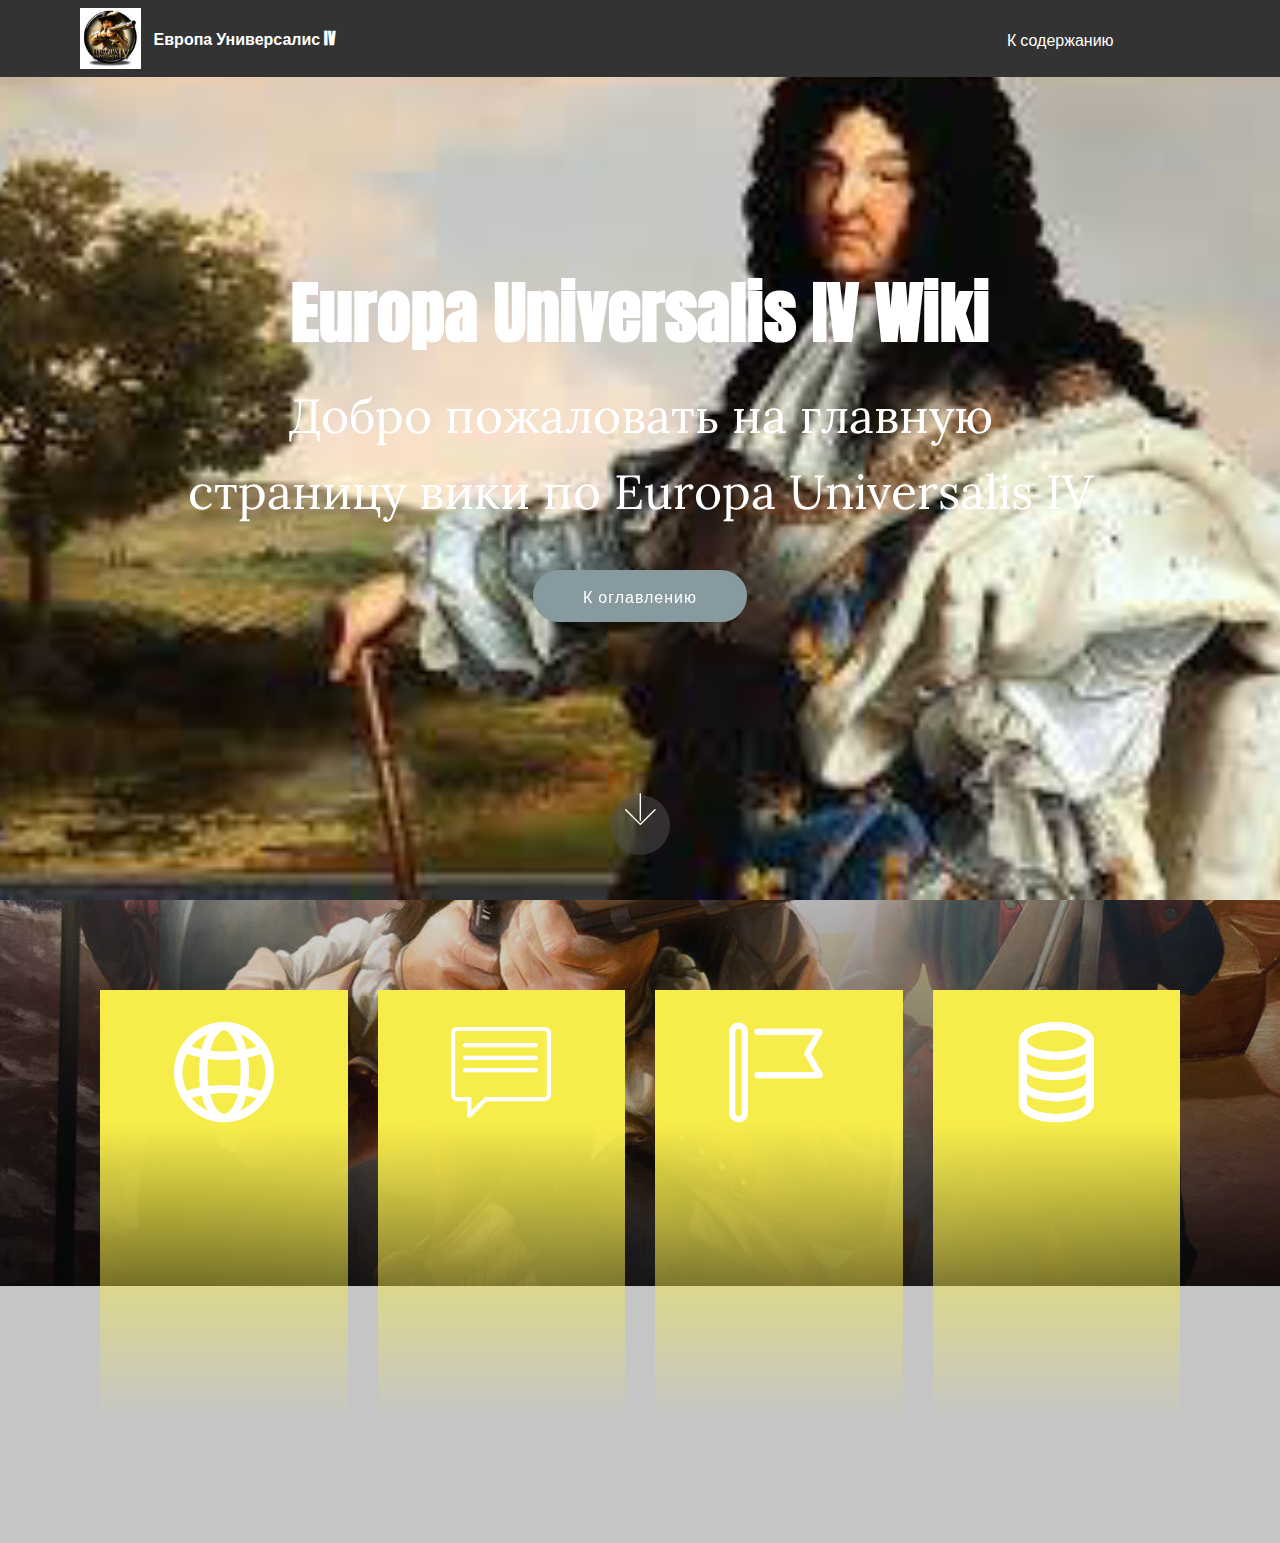
<file: index.html>
<!DOCTYPE html>
<html  >
<head>
  <!-- Site made with Mobirise Website Builder v4.10.0, https://mobirise.com -->
  <meta charset="UTF-8">
  <meta http-equiv="X-UA-Compatible" content="IE=edge">
  <meta name="generator" content="Mobirise v4.10.0, mobirise.com">
  <meta name="viewport" content="width=device-width, initial-scale=1, minimum-scale=1">
  <link rel="shortcut icon" href="assets/images/-96x96.jpg" type="image/x-icon">
  <meta name="description" content="">
  
  <title>Главная</title>
  <link rel="stylesheet" href="assets/web/assets/mobirise-icons2/mobirise2.css">
  <link rel="stylesheet" href="assets/web/assets/mobirise-icons-bold/mobirise-icons-bold.css">
  <link rel="stylesheet" href="assets/web/assets/mobirise-icons/mobirise-icons.css">
  <link rel="stylesheet" href="assets/tether/tether.min.css">
  <link rel="stylesheet" href="assets/bootstrap/css/bootstrap.min.css">
  <link rel="stylesheet" href="assets/bootstrap/css/bootstrap-grid.min.css">
  <link rel="stylesheet" href="assets/bootstrap/css/bootstrap-reboot.min.css">
  <link rel="stylesheet" href="assets/dropdown/css/style.css">
  <link rel="stylesheet" href="assets/animatecss/animate.min.css">
  <link rel="stylesheet" href="assets/theme/css/style.css">
  <link rel="stylesheet" href="assets/mobirise/css/mbr-additional.css" type="text/css">
  
  
  
</head>
<body>
  <section class="menu cid-qTkzRZLJNu" once="menu" id="menu1-0">

    

    <nav class="navbar navbar-expand beta-menu navbar-dropdown align-items-center navbar-fixed-top navbar-toggleable-sm">
        <button class="navbar-toggler navbar-toggler-right" type="button" data-toggle="collapse" data-target="#navbarSupportedContent" aria-controls="navbarSupportedContent" aria-expanded="false" aria-label="Toggle navigation">
            <div class="hamburger">
                <span></span>
                <span></span>
                <span></span>
                <span></span>
            </div>
        </button>
        <div class="menu-logo">
            <div class="navbar-brand">
                <span class="navbar-logo">
                    
                         <img src="assets/images/-96x96.jpg" alt="Mobirise" title="" style="height: 3.8rem;">
                    
                </span>
                <span class="navbar-caption-wrap"><a class="navbar-caption text-white display-4" href="index.html#header2-1">Европа Универсалис IV</a></span>
            </div>
        </div>
        <div class="collapse navbar-collapse" id="navbarSupportedContent">
            <ul class="navbar-nav nav-dropdown nav-right" data-app-modern-menu="true"><li class="nav-item">
                    <a class="nav-link link text-white display-4" href="https://mobirise.com">
                        </a>
                </li>
                <li class="nav-item">
                    <a class="nav-link link text-white display-4" href="index.html#features8-j">К содержанию&nbsp; &nbsp; &nbsp; &nbsp; &nbsp; &nbsp; &nbsp; &nbsp; &nbsp; &nbsp;</a>
                </li></ul>
            
        </div>
    </nav>
</section>

<section class="engine"><a href="https://mobirise.info/m">free website design templates</a></section><section class="cid-qTkA127IK8 mbr-fullscreen mbr-parallax-background" id="header2-1">

    

    

    <div class="container align-center">
        <div class="row justify-content-md-center">
            <div class="mbr-white col-md-10">
                <h1 class="mbr-section-title mbr-bold pb-3 mbr-fonts-style display-1">Europa Universalis IV Wiki</h1>
                
                <p class="mbr-text pb-3 mbr-fonts-style display-2">
                    Добро пожаловать на главную страницу вики по Europa Universalis IV</p>
                <div class="mbr-section-btn"><a class="btn btn-md btn-secondary display-4" href="index.html#features8-j">К оглавлению</a></div>
            </div>
        </div>
    </div>
    <div class="mbr-arrow hidden-sm-down" aria-hidden="true">
        <a href="#next">
            <i class="mbri-down mbr-iconfont"></i>
        </a>
    </div>
</section>

<section class="features8 cid-rqfzjGyIVR mbr-parallax-background" id="features8-j">

    

    <div class="mbr-overlay" style="opacity: 0.2; background-color: rgb(35, 35, 35);">
    </div>

    <div class="container">
        <div class="media-container-row">

            <div class="card  col-12 col-md-6 col-lg-3">
                <div class="card-img">
                    <span class="mbr-iconfont mobi-mbri-globe-2 mobi-mbri"></span>
                </div>
                <div class="card-box align-center">
                    <h4 class="card-title mbr-fonts-style display-7">
                        Страны</h4>
                    <p class="mbr-text mbr-fonts-style display-7">Здесь находится раздел, посвященный Странам в Europa Universalis IV&nbsp;</p>
                    <div class="mbr-section-btn text-center"><a href="countries.html#content4-q" class="btn btn-secondary display-4">
                            К разделу</a></div>
                </div>
            </div>

            <div class="card  col-12 col-md-6 col-lg-3">
                <div class="card-img">
                    <span class="mbr-iconfont mbri-chat"></span>
                </div>
                <div class="card-box align-center">
                    <h4 class="card-title mbr-fonts-style display-7">
                        Дипломатия</h4>
                    <p class="mbr-text mbr-fonts-style display-7">Здесь находится раздел, посвященный дипломатии в Europa Universalis IV&nbsp;</p>
                    <div class="mbr-section-btn text-center"><a href="diplomacy.html#menu1-6" class="btn btn-secondary display-4">К разделу</a></div>
                </div>
            </div>

            <div class="card  col-12 col-md-6 col-lg-3">
                <div class="card-img">
                    <span class="mbr-iconfont mbrib-flag"></span>
                </div>
                <div class="card-box align-center">
                    <h4 class="card-title mbr-fonts-style display-7">Война</h4>
                    <p class="mbr-text mbr-fonts-style display-7">Здесь находится раздел, посвященный битвам в Europa Universalis IV&nbsp;</p>
                    <div class="mbr-section-btn text-center"><a href="battle.html#content4-o" class="btn btn-secondary display-4">К разделу</a></div>
                </div>
            </div>

            <div class="card  col-12 col-md-6 col-lg-3">
                <div class="card-img">
                    <span class="mbr-iconfont mobi-mbri-database mobi-mbri"></span>
                </div>
                <div class="card-box align-center">
                    <h4 class="card-title mbr-fonts-style display-7">Экономика</h4>
                    <p class="mbr-text mbr-fonts-style display-7">Здесь находится раздел, посвященный экономике в Europa Universalis IV</p>
                    <div class="mbr-section-btn text-center"><a href="economy.html#content4-a" class="btn btn-secondary display-4">К разделу</a></div>
                </div>
            </div>
        </div>
    </div>
</section>


  <script src="assets/web/assets/jquery/jquery.min.js"></script>
  <script src="assets/tether/tether.min.js"></script>
  <script src="assets/popper/popper.min.js"></script>
  <script src="assets/bootstrap/js/bootstrap.min.js"></script>
  <script src="assets/smoothscroll/smooth-scroll.js"></script>
  <script src="assets/dropdown/js/script.min.js"></script>
  <script src="assets/viewportchecker/jquery.viewportchecker.js"></script>
  <script src="assets/parallax/jarallax.min.js"></script>
  <script src="assets/touchswipe/jquery.touch-swipe.min.js"></script>
  <script src="assets/theme/js/script.js"></script>
  
  
  <input name="animation" type="hidden">
   <div id="scrollToTop" class="scrollToTop mbr-arrow-up"><a style="text-align: center;"><i class="mbr-arrow-up-icon mbr-arrow-up-icon-cm cm-icon cm-icon-smallarrow-up"></i></a></div>
  </body>
</html>
</file>
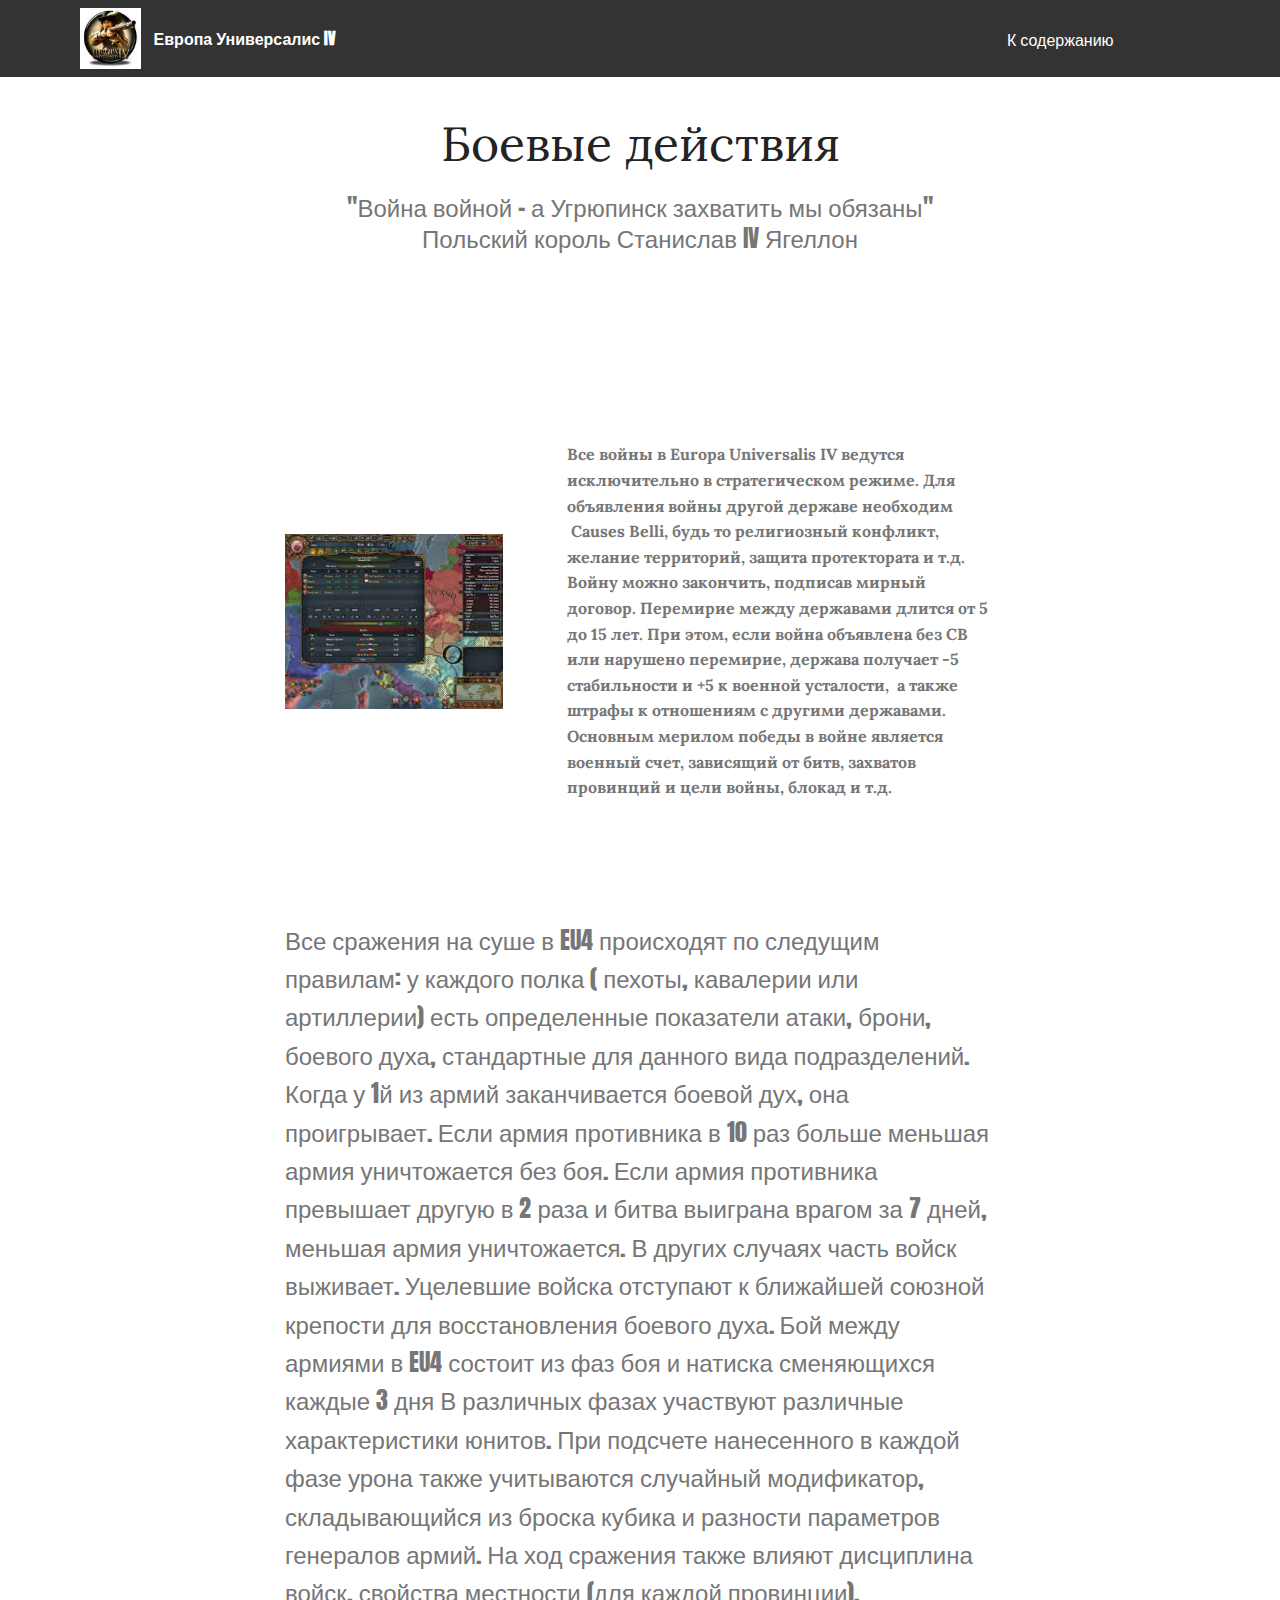
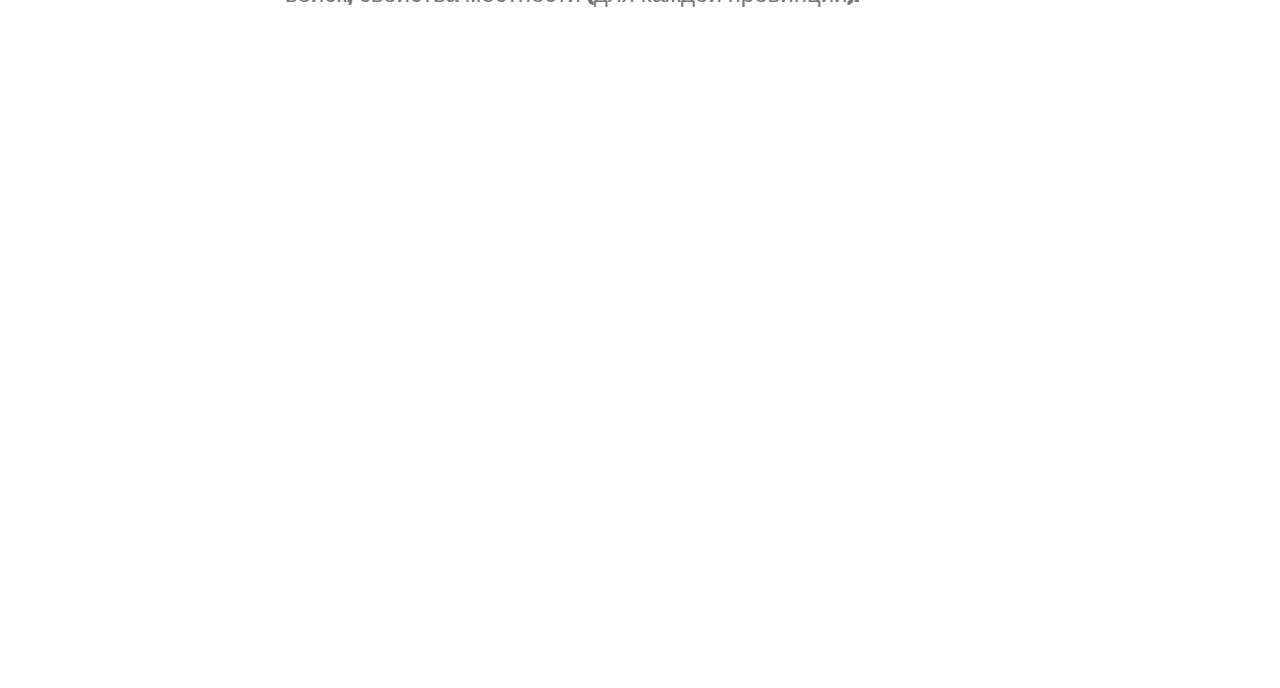
<file: battle.html>
<!DOCTYPE html>
<html  >
<head>
  <!-- Site made with Mobirise Website Builder v4.10.0, https://mobirise.com -->
  <meta charset="UTF-8">
  <meta http-equiv="X-UA-Compatible" content="IE=edge">
  <meta name="generator" content="Mobirise v4.10.0, mobirise.com">
  <meta name="viewport" content="width=device-width, initial-scale=1, minimum-scale=1">
  <link rel="shortcut icon" href="assets/images/-96x96.jpg" type="image/x-icon">
  <meta name="description" content="Коротко об армии, сражениях, осадах и войнах">
  
  <title>Боевые действия</title>
  <link rel="stylesheet" href="assets/tether/tether.min.css">
  <link rel="stylesheet" href="assets/bootstrap/css/bootstrap.min.css">
  <link rel="stylesheet" href="assets/bootstrap/css/bootstrap-grid.min.css">
  <link rel="stylesheet" href="assets/bootstrap/css/bootstrap-reboot.min.css">
  <link rel="stylesheet" href="assets/dropdown/css/style.css">
  <link rel="stylesheet" href="assets/animatecss/animate.min.css">
  <link rel="stylesheet" href="assets/theme/css/style.css">
  <link rel="stylesheet" href="assets/mobirise/css/mbr-additional.css" type="text/css">
  
  
  
</head>
<body>
  <section class="menu cid-qTkzRZLJNu" once="menu" id="menu1-4">

    

    <nav class="navbar navbar-expand beta-menu navbar-dropdown align-items-center navbar-fixed-top navbar-toggleable-sm">
        <button class="navbar-toggler navbar-toggler-right" type="button" data-toggle="collapse" data-target="#navbarSupportedContent" aria-controls="navbarSupportedContent" aria-expanded="false" aria-label="Toggle navigation">
            <div class="hamburger">
                <span></span>
                <span></span>
                <span></span>
                <span></span>
            </div>
        </button>
        <div class="menu-logo">
            <div class="navbar-brand">
                <span class="navbar-logo">
                    
                         <img src="assets/images/-96x96.jpg" alt="Mobirise" title="" style="height: 3.8rem;">
                    
                </span>
                <span class="navbar-caption-wrap"><a class="navbar-caption text-white display-4" href="index.html#header2-1">Европа Универсалис IV</a></span>
            </div>
        </div>
        <div class="collapse navbar-collapse" id="navbarSupportedContent">
            <ul class="navbar-nav nav-dropdown nav-right" data-app-modern-menu="true"><li class="nav-item">
                    <a class="nav-link link text-white display-4" href="https://mobirise.com">
                        </a>
                </li>
                <li class="nav-item">
                    <a class="nav-link link text-white display-4" href="index.html#features8-j">К содержанию&nbsp; &nbsp; &nbsp; &nbsp; &nbsp; &nbsp; &nbsp; &nbsp; &nbsp; &nbsp;</a>
                </li></ul>
            
        </div>
    </nav>
</section>

<section class="engine"><a href="https://mobirise.info/o">portfolio web templates</a></section><section class="mbr-section content4 cid-rqlCNCRvKz" id="content4-o">

    

    <div class="container">
        <div class="media-container-row">
            <div class="title col-12 col-md-8">
                <h2 class="align-center pb-3 mbr-fonts-style display-2">
                    Боевые действия</h2>
                <h3 class="mbr-section-subtitle align-center mbr-light mbr-fonts-style display-5">
                    "Война войной - а Угрюпинск захватить мы обязаны" <br>Польский король Станислав IV Ягеллон</h3>
                
            </div>
        </div>
    </div>
</section>

<section class="mbr-section content6 cid-rqlCu3RbF9" id="content6-m">
    
     
    
    <div class="container">
        <div class="media-container-row">
            <div class="col-12 col-md-8">
                <div class="media-container-row">
                    <div class="mbr-figure" style="width: 60%;">
                      <img src="assets/images/images-251x201.jpg" alt="Mobirise" title="">  
                    </div>
                    <div class="media-content">
                        <div class="mbr-section-text">
                            <p class="mbr-text mb-0 mbr-fonts-style display-7"><strong>Все войны в Europa Universalis IV ведутся исключительно в стратегическом режиме. Для объявления войны другой державе необходим &nbsp;Causes Belli, будь то религиозный конфликт, желание территорий, защита протектората и т.д.</strong><br><strong>Войну можно закончить, подписав мирный договор. Перемирие между державами длится от 5 до 15 лет. При этом, если война объявлена без CB или нарушено перемирие, держава получает -5 стабильности и +5 к военной усталости, &nbsp;а также штрафы к отношениям с другими державами. Основным мерилом победы в войне является военный счет, зависящий от битв, захватов провинций и цели войны, блокад и т.д.</strong></p>
                        </div>
                    </div>
                </div>
            </div>
        </div>
    </div>
</section>

<section class="mbr-section article content1 cid-rqlCrRS8dk" id="content1-l">
    
     

    <div class="container">
        <div class="media-container-row">
            <div class="mbr-text col-12 mbr-fonts-style display-5 col-md-8">Все сражения на суше в EU4 происходят по следущим правилам: у каждого полка ( пехоты, кавалерии или артиллерии) есть определенные показатели атаки, брони, боевого духа, стандартные для данного вида подразделений. Когда у 1й из армий заканчивается боевой дух, она проигрывает. Если армия противника в 10 раз больше меньшая армия уничтожается без боя. Если армия противника превышает другую в 2 раза и битва выиграна врагом за 7 дней, меньшая армия уничтожается. В других случаях часть войск выживает. Уцелевшие войска отступают к ближайшей союзной крепости для восстановления боевого духа. Бой между армиями в EU4 состоит из фаз боя и натиска сменяющихся каждые 3 дня В различных фазах участвуют различные характеристики юнитов. При подсчете нанесенного в каждой фазе урона также учитываются случайный модификатор, складывающийся из броска кубика и разности параметров генералов армий. На ход сражения также влияют дисциплина войск, свойства местности (для каждой провинции).</div>
        </div>
    </div>
</section>

<section class="mbr-section article content1 cid-rqlCvKQpxc" id="content2-n">

     

    <div class="container">
        <div class="media-container-row">
            <div class="mbr-text col-12 col-md-8 mbr-fonts-style display-4"><p>Осады в Europa Universalis 4 являются одним из важнейших элементов войны. Любая осада состоит из фаз, длительность которых определяется осадными и защитными умениями сторон, а также местными модификаторами. Если провинция не имеет гарнизона, захват происходит за 1 фазу. В противном случае захват длится до тех пор, пока гарнизон не будет перебит или не сдастся в плен. При осаде крепостей с гарнизоном в течении каждой фазы выбрасывается 14-гранный кубик, значение на котором суммируется со всеми величинами, влияющими на осаду и результат определяет последствия данной фазы для крепости. Основными модификаторами являются: </p><p>1) факт блокады крепости</p><p>2) прогресс осады (возрастает в каждую успешную фазу)</p><p>3) осадное умение генерала</p><p>4) факт пробития стены (также дает возможность штурмовать крепость, уничтожая своей пехотой вражеский гарнизон)</p><p>5) количество артиллерии&nbsp;</p><p>6) уровень крепости (он же определяет максимальную численность гарнизона)</p></div>
        </div>
    </div>
</section>


  <script src="assets/web/assets/jquery/jquery.min.js"></script>
  <script src="assets/popper/popper.min.js"></script>
  <script src="assets/tether/tether.min.js"></script>
  <script src="assets/bootstrap/js/bootstrap.min.js"></script>
  <script src="assets/smoothscroll/smooth-scroll.js"></script>
  <script src="assets/dropdown/js/script.min.js"></script>
  <script src="assets/touchswipe/jquery.touch-swipe.min.js"></script>
  <script src="assets/viewportchecker/jquery.viewportchecker.js"></script>
  <script src="assets/theme/js/script.js"></script>
  
  
  <input name="animation" type="hidden">
   <div id="scrollToTop" class="scrollToTop mbr-arrow-up"><a style="text-align: center;"><i class="mbr-arrow-up-icon mbr-arrow-up-icon-cm cm-icon cm-icon-smallarrow-up"></i></a></div>
  </body>
</html>
</file>
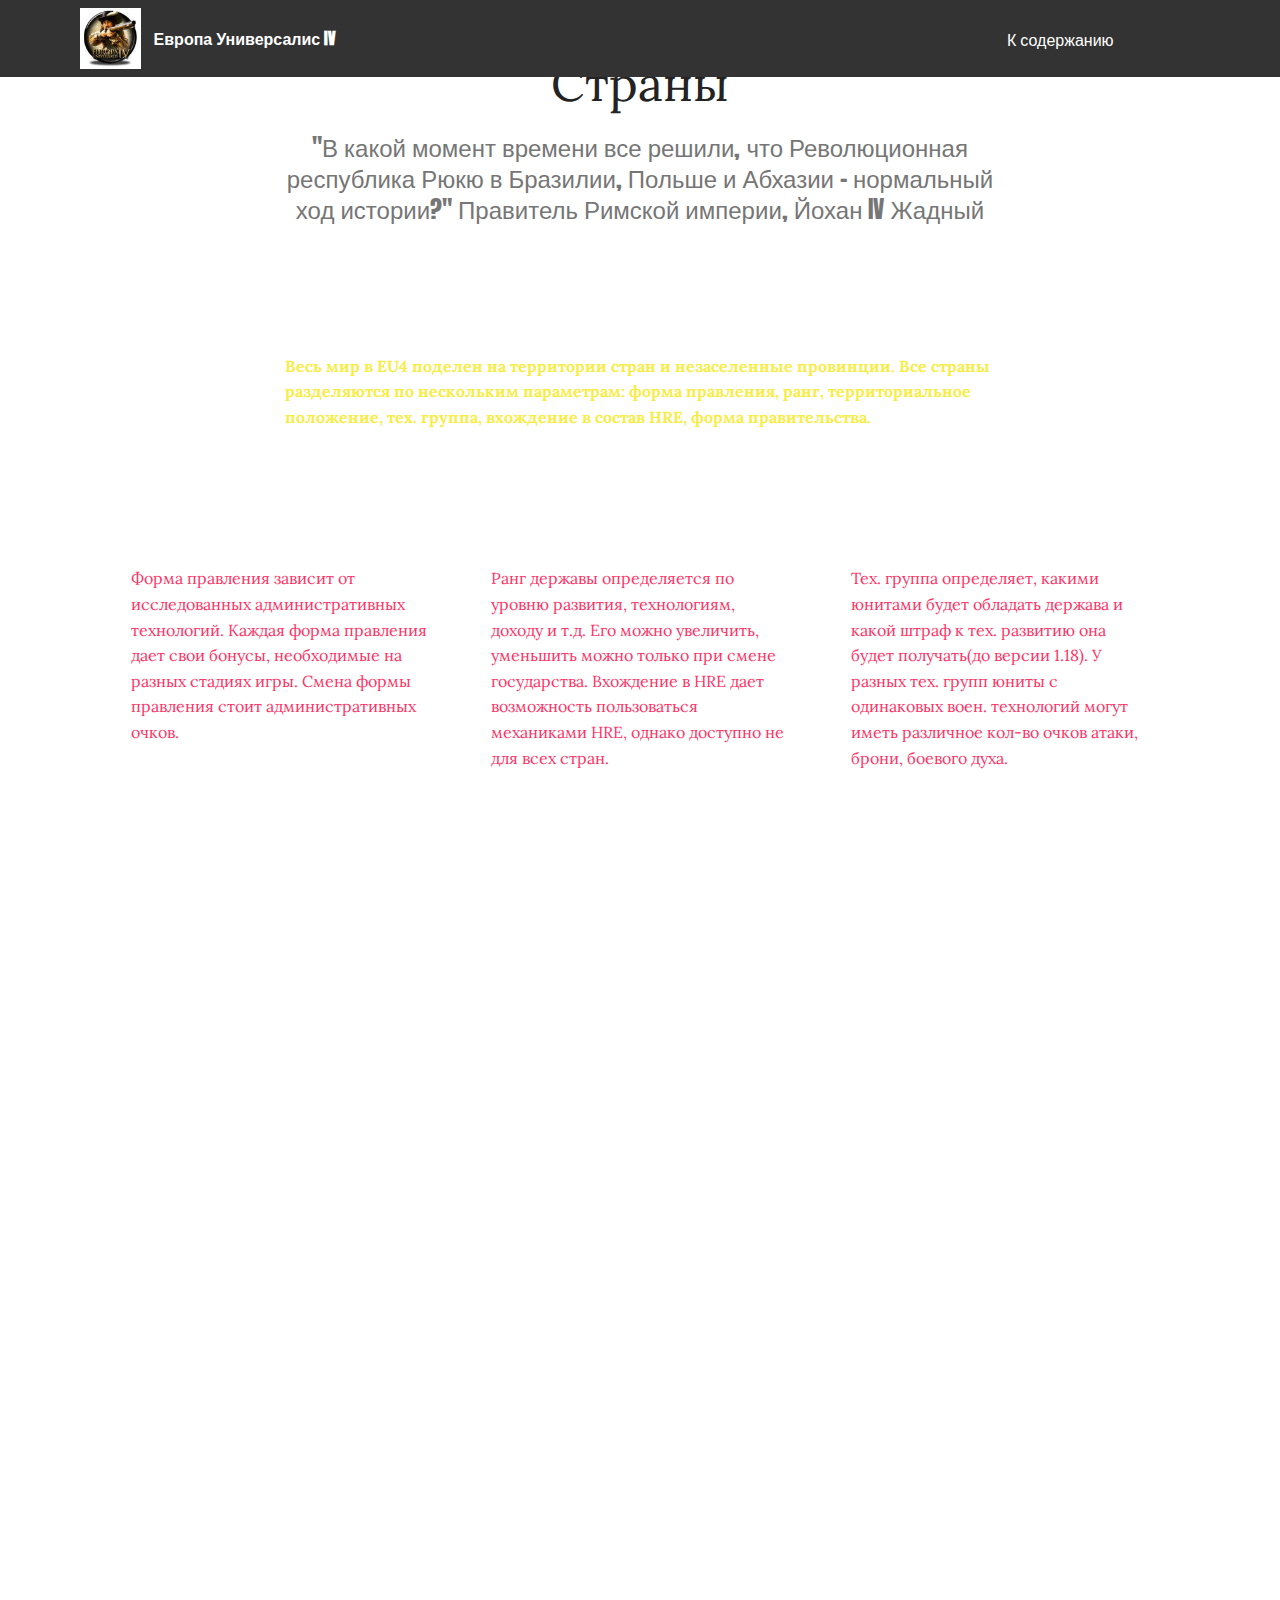
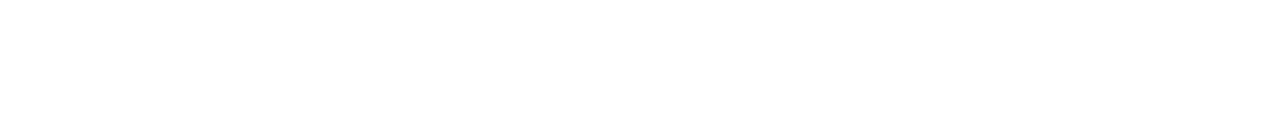
<file: countries.html>
<!DOCTYPE html>
<html  >
<head>
  <!-- Site made with Mobirise Website Builder v4.10.0, https://mobirise.com -->
  <meta charset="UTF-8">
  <meta http-equiv="X-UA-Compatible" content="IE=edge">
  <meta name="generator" content="Mobirise v4.10.0, mobirise.com">
  <meta name="viewport" content="width=device-width, initial-scale=1, minimum-scale=1">
  <link rel="shortcut icon" href="assets/images/-96x96.jpg" type="image/x-icon">
  <meta name="description" content="Экономика в Европе 4 - что, зачем  и куда.">
  
  <title>Страны</title>
  <link rel="stylesheet" href="assets/tether/tether.min.css">
  <link rel="stylesheet" href="assets/bootstrap/css/bootstrap.min.css">
  <link rel="stylesheet" href="assets/bootstrap/css/bootstrap-grid.min.css">
  <link rel="stylesheet" href="assets/bootstrap/css/bootstrap-reboot.min.css">
  <link rel="stylesheet" href="assets/dropdown/css/style.css">
  <link rel="stylesheet" href="assets/animatecss/animate.min.css">
  <link rel="stylesheet" href="assets/theme/css/style.css">
  <link rel="stylesheet" href="assets/mobirise/css/mbr-additional.css" type="text/css">
  
  
  
</head>
<body>
  <section class="menu cid-qTkzRZLJNu" once="menu" id="menu1-3">

    

    <nav class="navbar navbar-expand beta-menu navbar-dropdown align-items-center navbar-fixed-top navbar-toggleable-sm">
        <button class="navbar-toggler navbar-toggler-right" type="button" data-toggle="collapse" data-target="#navbarSupportedContent" aria-controls="navbarSupportedContent" aria-expanded="false" aria-label="Toggle navigation">
            <div class="hamburger">
                <span></span>
                <span></span>
                <span></span>
                <span></span>
            </div>
        </button>
        <div class="menu-logo">
            <div class="navbar-brand">
                <span class="navbar-logo">
                    
                         <img src="assets/images/-96x96.jpg" alt="Mobirise" title="" style="height: 3.8rem;">
                    
                </span>
                <span class="navbar-caption-wrap"><a class="navbar-caption text-white display-4" href="index.html#header2-1">Европа Универсалис IV</a></span>
            </div>
        </div>
        <div class="collapse navbar-collapse" id="navbarSupportedContent">
            <ul class="navbar-nav nav-dropdown nav-right" data-app-modern-menu="true"><li class="nav-item">
                    <a class="nav-link link text-white display-4" href="https://mobirise.com">
                        </a>
                </li>
                <li class="nav-item">
                    <a class="nav-link link text-white display-4" href="index.html#features8-j">К содержанию&nbsp; &nbsp; &nbsp; &nbsp; &nbsp; &nbsp; &nbsp; &nbsp; &nbsp; &nbsp;</a>
                </li></ul>
            
        </div>
    </nav>
</section>

<section class="engine"><a href="https://mobirise.info/n">free simple website templates</a></section><section class="mbr-section content4 cid-rqsXgpevoQ" id="content4-q">

    

    <div class="container">
        <div class="media-container-row">
            <div class="title col-12 col-md-8">
                <h2 class="align-center pb-3 mbr-fonts-style display-2">
                    Страны</h2>
                <h3 class="mbr-section-subtitle align-center mbr-light mbr-fonts-style display-5">"В какой момент времени все решили, что Революционная республика Рюкю в Бразилии, Польше и Абхазии - нормальный ход истории?" Правитель Римской империи, Йохан IV Жадный</h3>
                
            </div>
        </div>
    </div>
</section>

<section class="mbr-section article content1 cid-rqsXhNaAx3" id="content1-r">
    
     

    <div class="container">
        <div class="media-container-row">
            <div class="mbr-text col-12 mbr-fonts-style display-7 col-md-8"><strong>Весь мир в EU4 поделен на территории стран и незаселенные провинции. Все страны разделяются по нескольким параметрам: форма правления, ранг, территориальное положение, тех. группа, вхождение в состав HRE, форма правительства.</strong></div>
        </div>
    </div>
</section>

<section class="mbr-section article content14 cid-rqsXnbwzqX" id="content14-t">
      
     

    <div class="container">
        <div class="media-container-row">
            <div class="row col-12 col-md-12">
                <div class="col-12 mbr-text mbr-fonts-style col-md-4 display-7">
                     <p class="p-3">Форма правления зависит от исследованных административных технологий. Каждая форма правления дает свои бонусы, необходимые на разных стадиях игры. Смена формы правления стоит административных очков.</p>
                </div>
                <div class="col-12 mbr-text mbr-fonts-style display-7 col-md-4">
                     <p class="p-3">Ранг державы определяется по уровню развития, технологиям, доходу и т.д. Его можно увеличить, уменьшить можно только при смене государства. Вхождение в HRE дает возможность пользоваться механиками HRE, однако доступно не для всех стран.</p>
                </div>
                <div class="col-12 col-md-4 mbr-text mbr-fonts-style display-7">
                     <p class="p-3">Тех. группа определяет, какими юнитами будет обладать держава и какой штраф к тех. развитию она будет получать(до версии 1.18). У разных тех. групп юниты с одинаковых воен. технологий могут иметь различное кол-во очков атаки, брони, боевого духа.</p>
                </div>
            </div>
        </div>
    </div>
</section>

<section class="mbr-section content7 cid-rqsXoyAsPd" id="content7-u">
          
    

    <div class="container">
        <div class="media-container-row">
            <div class="col-12 col-md-12">
                <div class="media-container-row">
                    <div class="media-content">
                        <div class="mbr-section-text">
                            <p class="mbr-text align-right mb-0 mbr-fonts-style display-7">Немалое значение придается и форме правительства. Форма правительства определяет, какие механики форм правительства будут вам доступны, как будет происходить престолонаследование, а также то, как будет выстраиваться дипломатия с другими странами.</p>
                        </div>
                    </div>
                    <div class="mbr-figure" style="width: 200%;">
                     <img src="assets/images/1200px-countries-1200x436.png" alt="Mobirise" title="">  
                    </div>
                </div>
            </div>
        </div>
    </div>
</section>

<section class="mbr-section content7 cid-rqsXp1CrJ2" id="content7-v">
          
    

    <div class="container">
        <div class="media-container-row">
            <div class="col-12 col-md-12">
                <div class="media-container-row">
                    <div class="media-content">
                        <div class="mbr-section-text">
                            <p class="mbr-text align-right mb-0 mbr-fonts-style display-7"><strong>Также есть негласное деление стран на major (крупные игроки) и minor (малые державы). Само по себе такое деление условно, однако на старте игры очень важно, как выстраиваются отношения между крупными державами. Так своевременное взаимодействие с императором HRE (Австрией или Богемией), Россией, Османской империей, Данией, Тимуридами, Мамлюками или Мином могут изменить ход истории до неузнаваемости.</strong></p>
                        </div>
                    </div>
                    <div class="mbr-figure" style="width: 200%;">
                     <img src="assets/images/maxresdefault-1280x720.jpg" alt="Mobirise" title="">  
                    </div>
                </div>
            </div>
        </div>
    </div>
</section>


  <script src="assets/web/assets/jquery/jquery.min.js"></script>
  <script src="assets/popper/popper.min.js"></script>
  <script src="assets/tether/tether.min.js"></script>
  <script src="assets/bootstrap/js/bootstrap.min.js"></script>
  <script src="assets/smoothscroll/smooth-scroll.js"></script>
  <script src="assets/dropdown/js/script.min.js"></script>
  <script src="assets/touchswipe/jquery.touch-swipe.min.js"></script>
  <script src="assets/viewportchecker/jquery.viewportchecker.js"></script>
  <script src="assets/theme/js/script.js"></script>
  
  
  <input name="animation" type="hidden">
   <div id="scrollToTop" class="scrollToTop mbr-arrow-up"><a style="text-align: center;"><i class="mbr-arrow-up-icon mbr-arrow-up-icon-cm cm-icon cm-icon-smallarrow-up"></i></a></div>
  </body>
</html>
</file>
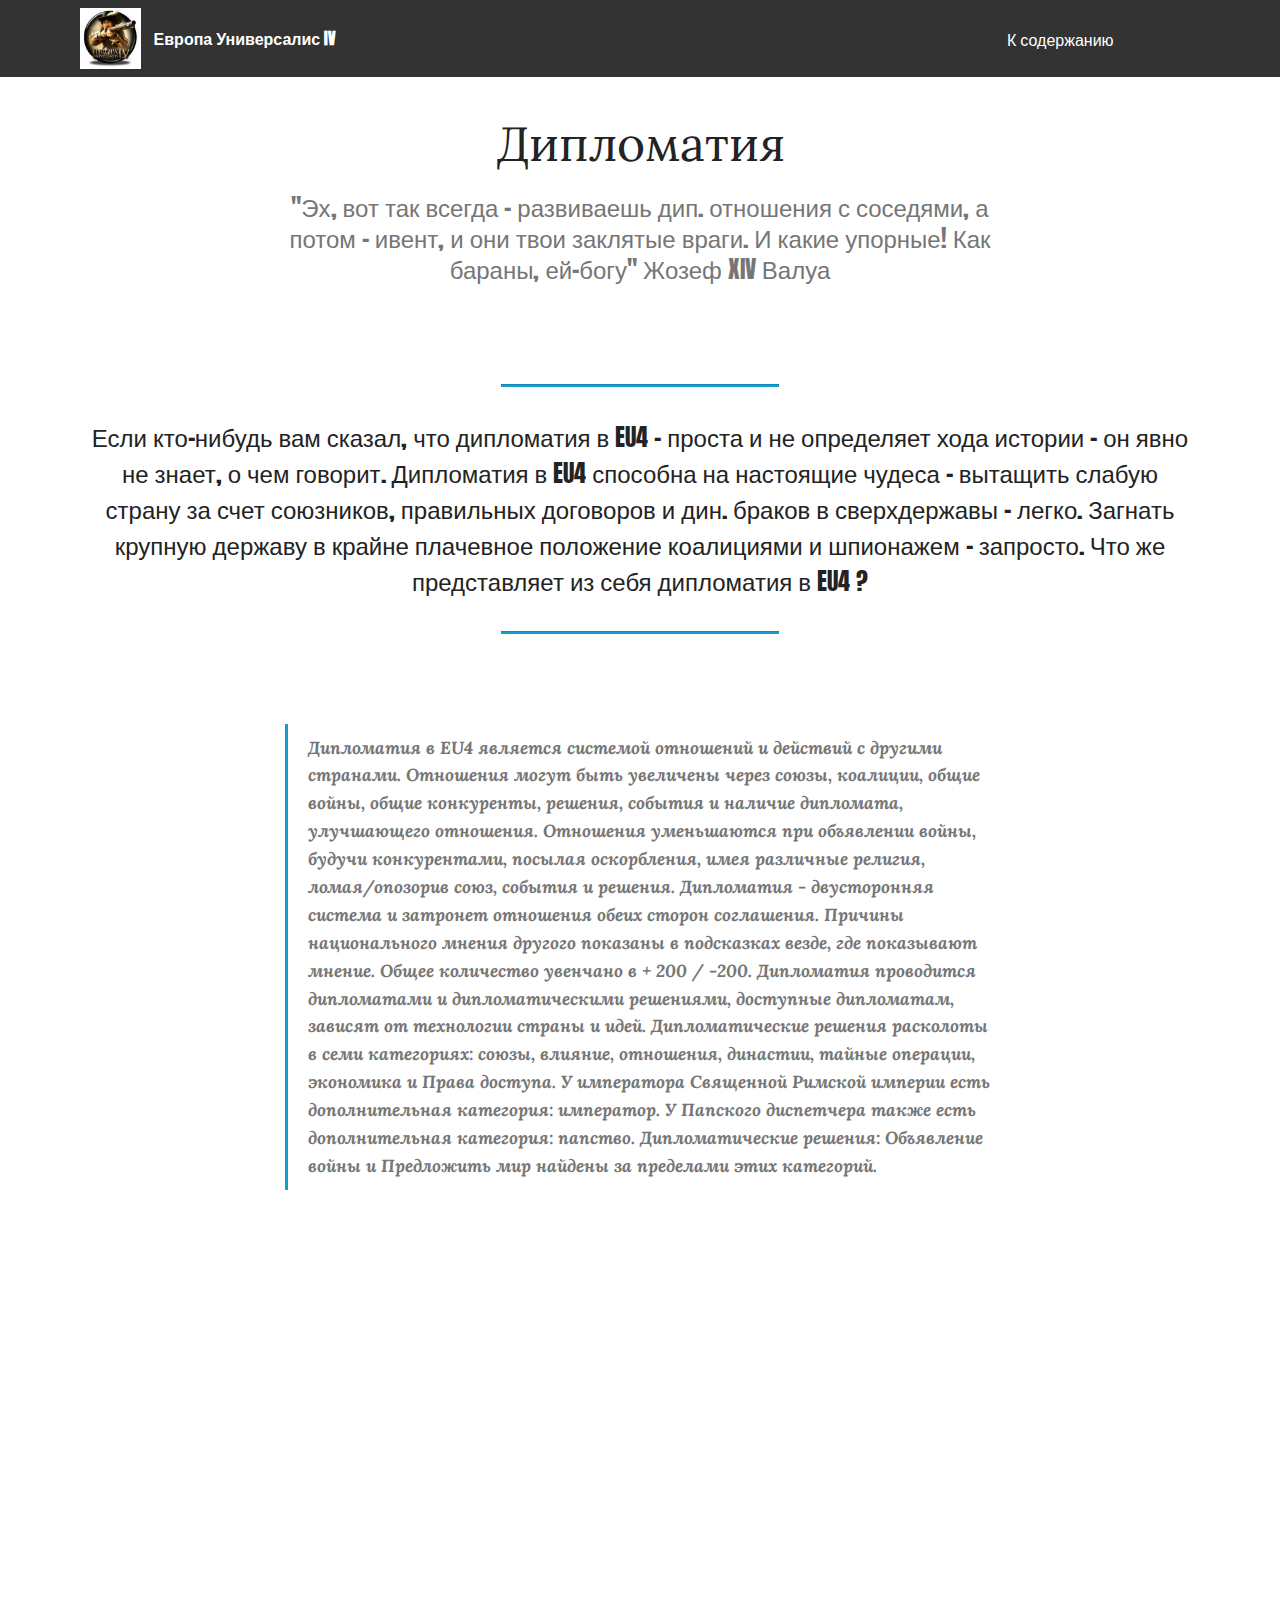
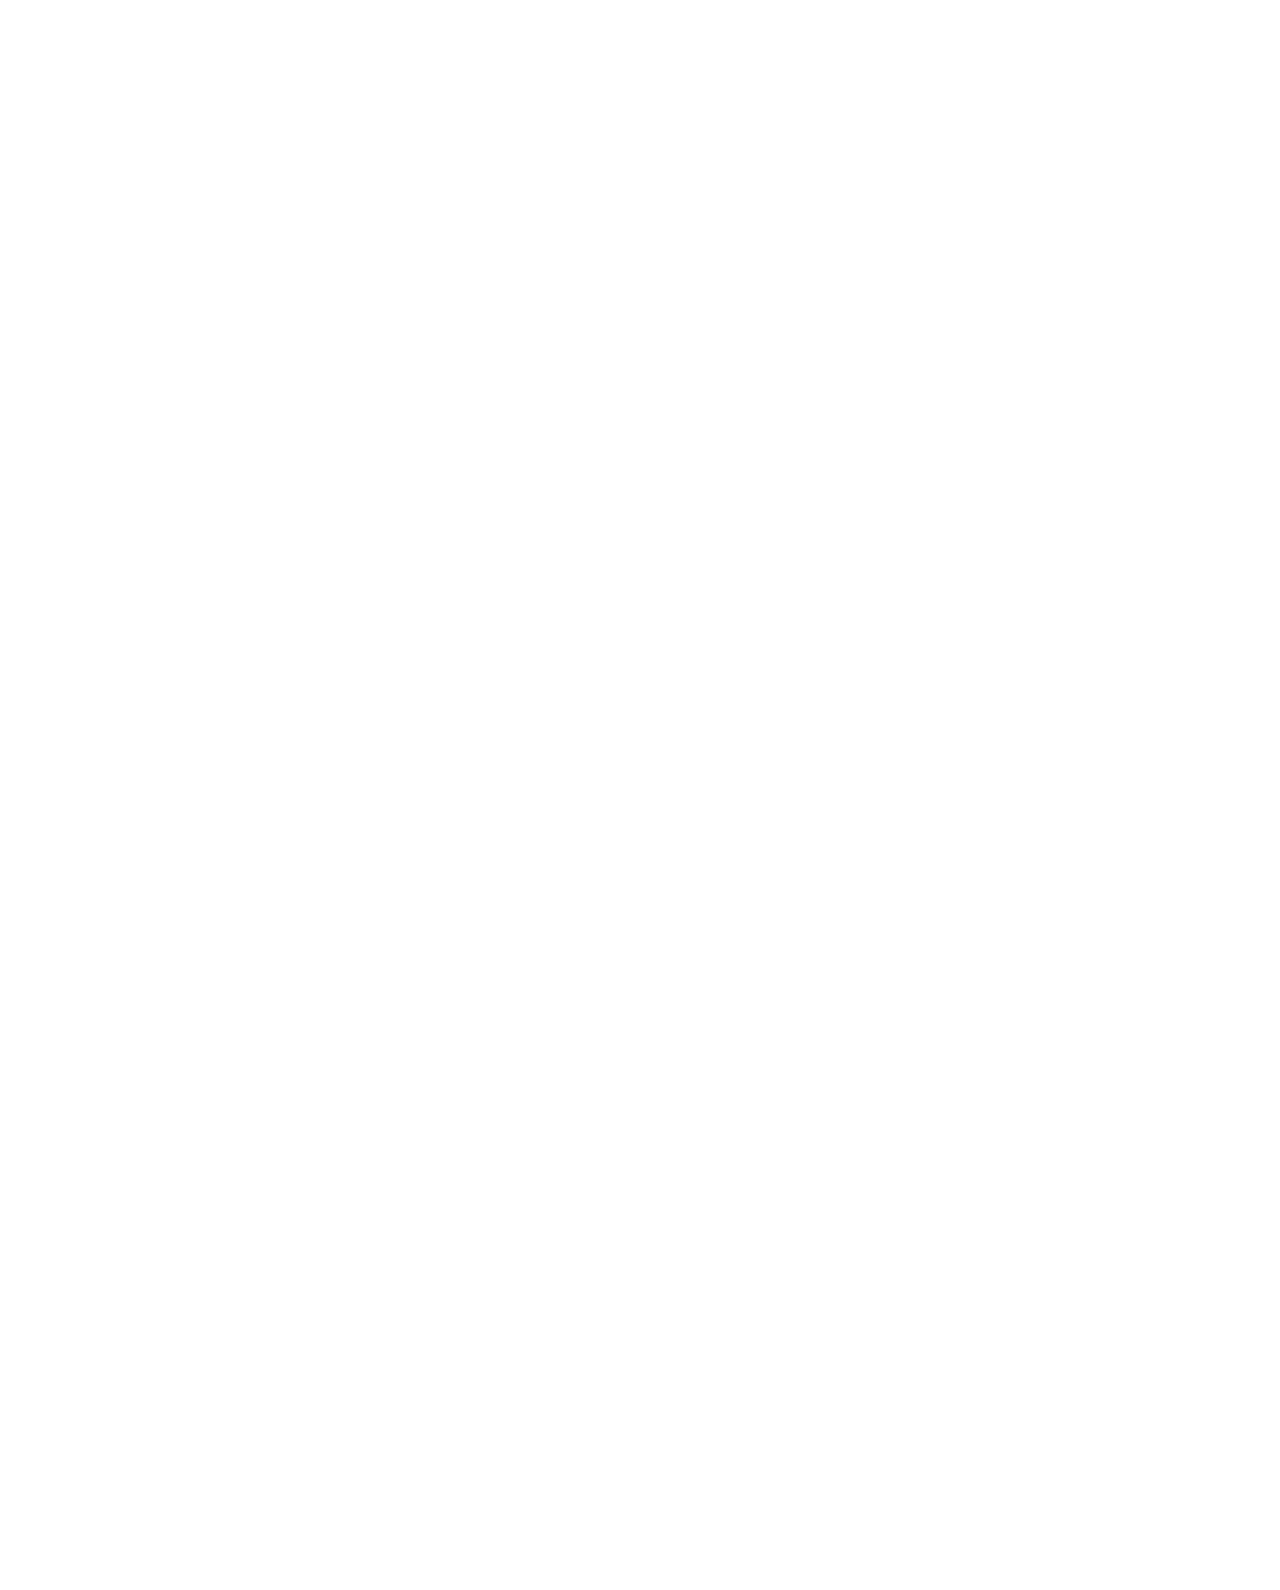
<file: diplomacy.html>
<!DOCTYPE html>
<html  >
<head>
  <!-- Site made with Mobirise Website Builder v4.10.0, https://mobirise.com -->
  <meta charset="UTF-8">
  <meta http-equiv="X-UA-Compatible" content="IE=edge">
  <meta name="generator" content="Mobirise v4.10.0, mobirise.com">
  <meta name="viewport" content="width=device-width, initial-scale=1, minimum-scale=1">
  <link rel="shortcut icon" href="assets/images/-96x96.jpg" type="image/x-icon">
  <meta name="description" content="Дипломатия в Европе 4 - дип. возможности в различных эпохах">
  
  <title>Дипломатия</title>
  <link rel="stylesheet" href="assets/tether/tether.min.css">
  <link rel="stylesheet" href="assets/bootstrap/css/bootstrap.min.css">
  <link rel="stylesheet" href="assets/bootstrap/css/bootstrap-grid.min.css">
  <link rel="stylesheet" href="assets/bootstrap/css/bootstrap-reboot.min.css">
  <link rel="stylesheet" href="assets/dropdown/css/style.css">
  <link rel="stylesheet" href="assets/animatecss/animate.min.css">
  <link rel="stylesheet" href="assets/theme/css/style.css">
  <link rel="stylesheet" href="assets/mobirise/css/mbr-additional.css" type="text/css">
  
  
  
</head>
<body>
  <section class="menu cid-qTkzRZLJNu" once="menu" id="menu1-6">

    

    <nav class="navbar navbar-expand beta-menu navbar-dropdown align-items-center navbar-fixed-top navbar-toggleable-sm">
        <button class="navbar-toggler navbar-toggler-right" type="button" data-toggle="collapse" data-target="#navbarSupportedContent" aria-controls="navbarSupportedContent" aria-expanded="false" aria-label="Toggle navigation">
            <div class="hamburger">
                <span></span>
                <span></span>
                <span></span>
                <span></span>
            </div>
        </button>
        <div class="menu-logo">
            <div class="navbar-brand">
                <span class="navbar-logo">
                    
                         <img src="assets/images/-96x96.jpg" alt="Mobirise" title="" style="height: 3.8rem;">
                    
                </span>
                <span class="navbar-caption-wrap"><a class="navbar-caption text-white display-4" href="index.html#header2-1">Европа Универсалис IV</a></span>
            </div>
        </div>
        <div class="collapse navbar-collapse" id="navbarSupportedContent">
            <ul class="navbar-nav nav-dropdown nav-right" data-app-modern-menu="true"><li class="nav-item">
                    <a class="nav-link link text-white display-4" href="https://mobirise.com">
                        </a>
                </li>
                <li class="nav-item">
                    <a class="nav-link link text-white display-4" href="index.html#features8-j">К содержанию&nbsp; &nbsp; &nbsp; &nbsp; &nbsp; &nbsp; &nbsp; &nbsp; &nbsp; &nbsp;</a>
                </li></ul>
            
        </div>
    </nav>
</section>

<section class="engine"><a href="https://mobirise.info/q">free responsive website templates</a></section><section class="mbr-section content4 cid-rqsM6p5HYH" id="content4-l">

    

    <div class="container">
        <div class="media-container-row">
            <div class="title col-12 col-md-8">
                <h2 class="align-center pb-3 mbr-fonts-style display-2">
                    Дипломатия</h2>
                <h3 class="mbr-section-subtitle align-center mbr-light mbr-fonts-style display-5">"Эх, вот так всегда - развиваешь дип. отношения с соседями, а потом - ивент, и они твои заклятые враги. И какие упорные! Как бараны, ей-богу" Жозеф XIV Валуа</h3>
                
            </div>
        </div>
    </div>
</section>

<section class="mbr-section article content9 cid-rqsM8wmoKs" id="content9-m">
    
     

    <div class="container">
        <div class="inner-container" style="width: 100%;">
            <hr class="line" style="width: 25%;">
            <div class="section-text align-center mbr-fonts-style display-5">
                    Если кто-нибудь вам сказал, что дипломатия в EU4 - проста и не определяет хода истории - он явно не знает, о чем говорит. Дипломатия в EU4 способна на настоящие чудеса - вытащить слабую страну за счет союзников, правильных договоров и дин. браков в сверхдержавы - легко. Загнать крупную державу в крайне плачевное положение коалициями и шпионажем - запросто. Что же представляет из себя дипломатия в EU4 ?</div>
            <hr class="line" style="width: 25%;">
        </div>
        </div>
</section>

<section class="mbr-section article content1 cid-rqsMc6gkgl" id="content2-n">

     

    <div class="container">
        <div class="media-container-row">
            <div class="mbr-text col-12 col-md-8 mbr-fonts-style display-7">
                <blockquote><strong>Дипломатия в EU4 является системой отношений и действий с другими странами. Отношения могут быть увеличены через союзы, коалиции, общие войны, общие конкуренты, решения, события и наличие дипломата, улучшающего отношения. Отношения уменьшаются при объявлении войны, будучи конкурентами, посылая оскорбления, имея различные религия, ломая/опозорив союз, события и решения. Дипломатия - двусторонняя система и затронет отношения обеих сторон соглашения.
</strong><strong>Причины национального мнения другого показаны в подсказках везде, где показывают мнение. Общее количество увенчано в + 200 / -200.&nbsp;</strong><strong>Дипломатия проводится дипломатами и дипломатическими решениями, доступные дипломатам, зависят от технологии страны и идей. Дипломатические решения расколоты в семи категориях: союзы, влияние, отношения, династии, тайные операции, экономика и Права доступа. У императора Священной Римской империи есть дополнительная категория: император. У Папского диспетчера также есть дополнительная категория: папство. Дипломатические решения: Объявление войны и Предложить мир найдены за пределами этих категорий.</strong></blockquote>
            </div>
        </div>
    </div>
</section>

<section class="mbr-section content6 cid-rqsMdgdvMH" id="content6-o">
    
     
    
    <div class="container">
        <div class="media-container-row">
            <div class="col-12 col-md-8">
                <div class="media-container-row">
                    <div class="mbr-figure" style="width: 200%;">
                      <img src="assets/images/330px-ui-tab-diplomacy-330x537.png" alt="Mobirise" title="">  
                    </div>
                    <div class="media-content">
                        <div class="mbr-section-text">
                            <p class="mbr-text mb-0 mbr-fonts-style display-7"><strong>Для выполнения большей части дипломатических действий необходим дипломат. Дипломатов у игрока ограниченное кол-во, поэтому в каждый момент времени игрок совершает дип. действия с ограниченным кол-вом стран. Дипломаты перемещаются не мгновенно, и на их возвращение из другой страны нужно время. Также необходимо заметить, что кол-во дип. отношений с другими державами лимитировано и при превышении этого лимита держава тратит Дипломатические очки - важный и ценный ресурс. На успешность переговоров влияет дип. репутация - она зависит от многих факторов, таких как нац. идеи, религия, реформы HRE, сверхрасширение, бонусы от торговли, советники, легитимность.</strong></p>
                        </div>
                    </div>
                </div>
            </div>
        </div>
    </div>
</section>

<section class="mbr-section content7 cid-rqsMdTU5BY" id="content7-p">
          
    

    <div class="container">
        <div class="media-container-row">
            <div class="col-12 col-md-12">
                <div class="media-container-row">
                    <div class="media-content">
                        <div class="mbr-section-text">
                            <p class="mbr-text align-right mb-0 mbr-fonts-style display-7"><strong>Основными действиями в EU IV являются:&nbsp;</strong><br><strong>1)объявление войны( см. Боевые действия)</strong><br><strong>2)Формирование коалиции(против стран с высоким уровнем Сверхрасширения)</strong><br><strong>3)Предложение Альянса(военный союз между 2мя державами)</strong><br><strong>4)Поддержка независимости</strong><br><strong>5)Предложение кондотьеров(сдача части своих войск в наем другой державе)</strong><br><strong>6)Предложение/разрыв вассализации ( превращение независимой страны в субъект вашей державы и наоборот)</strong><br><strong>7) Создание/отзыв статуса марки. Марка - усиленный в военном плане вассал, не приносящий податей.</strong><br><strong>8)Интеграция младшего партнера унии/ аннексия вассала (последнее стоит дип. очков)</strong><br><strong>9)Гарантия независимости/угроза войной.</strong><br><strong>10)Улучшение отношений/оскорбление другой державы</strong><br><strong>11)Династический брак(делает возможным создание унии</strong><br><strong>12)Выдвижение претензий на трон/поддержка наследника</strong><br><strong>13) Предоставление субсидий/ссуд/подарков</strong><br><strong>14)Продажа провинций/кораблей</strong><br><strong>15) Предоставление/ просьба права прохода/базирования кораблей<br></strong><br></p>
                        </div>
                    </div>
                    <div class="mbr-figure" style="width: 200%;">
                     <img src="assets/images/eu4-diplomacy-1342x839.png" alt="Mobirise" title="">  
                    </div>
                </div>
            </div>
        </div>
    </div>
</section>


  <script src="assets/web/assets/jquery/jquery.min.js"></script>
  <script src="assets/popper/popper.min.js"></script>
  <script src="assets/tether/tether.min.js"></script>
  <script src="assets/bootstrap/js/bootstrap.min.js"></script>
  <script src="assets/smoothscroll/smooth-scroll.js"></script>
  <script src="assets/dropdown/js/script.min.js"></script>
  <script src="assets/touchswipe/jquery.touch-swipe.min.js"></script>
  <script src="assets/viewportchecker/jquery.viewportchecker.js"></script>
  <script src="assets/theme/js/script.js"></script>
  
  
  <input name="animation" type="hidden">
   <div id="scrollToTop" class="scrollToTop mbr-arrow-up"><a style="text-align: center;"><i class="mbr-arrow-up-icon mbr-arrow-up-icon-cm cm-icon cm-icon-smallarrow-up"></i></a></div>
  </body>
</html>
</file>
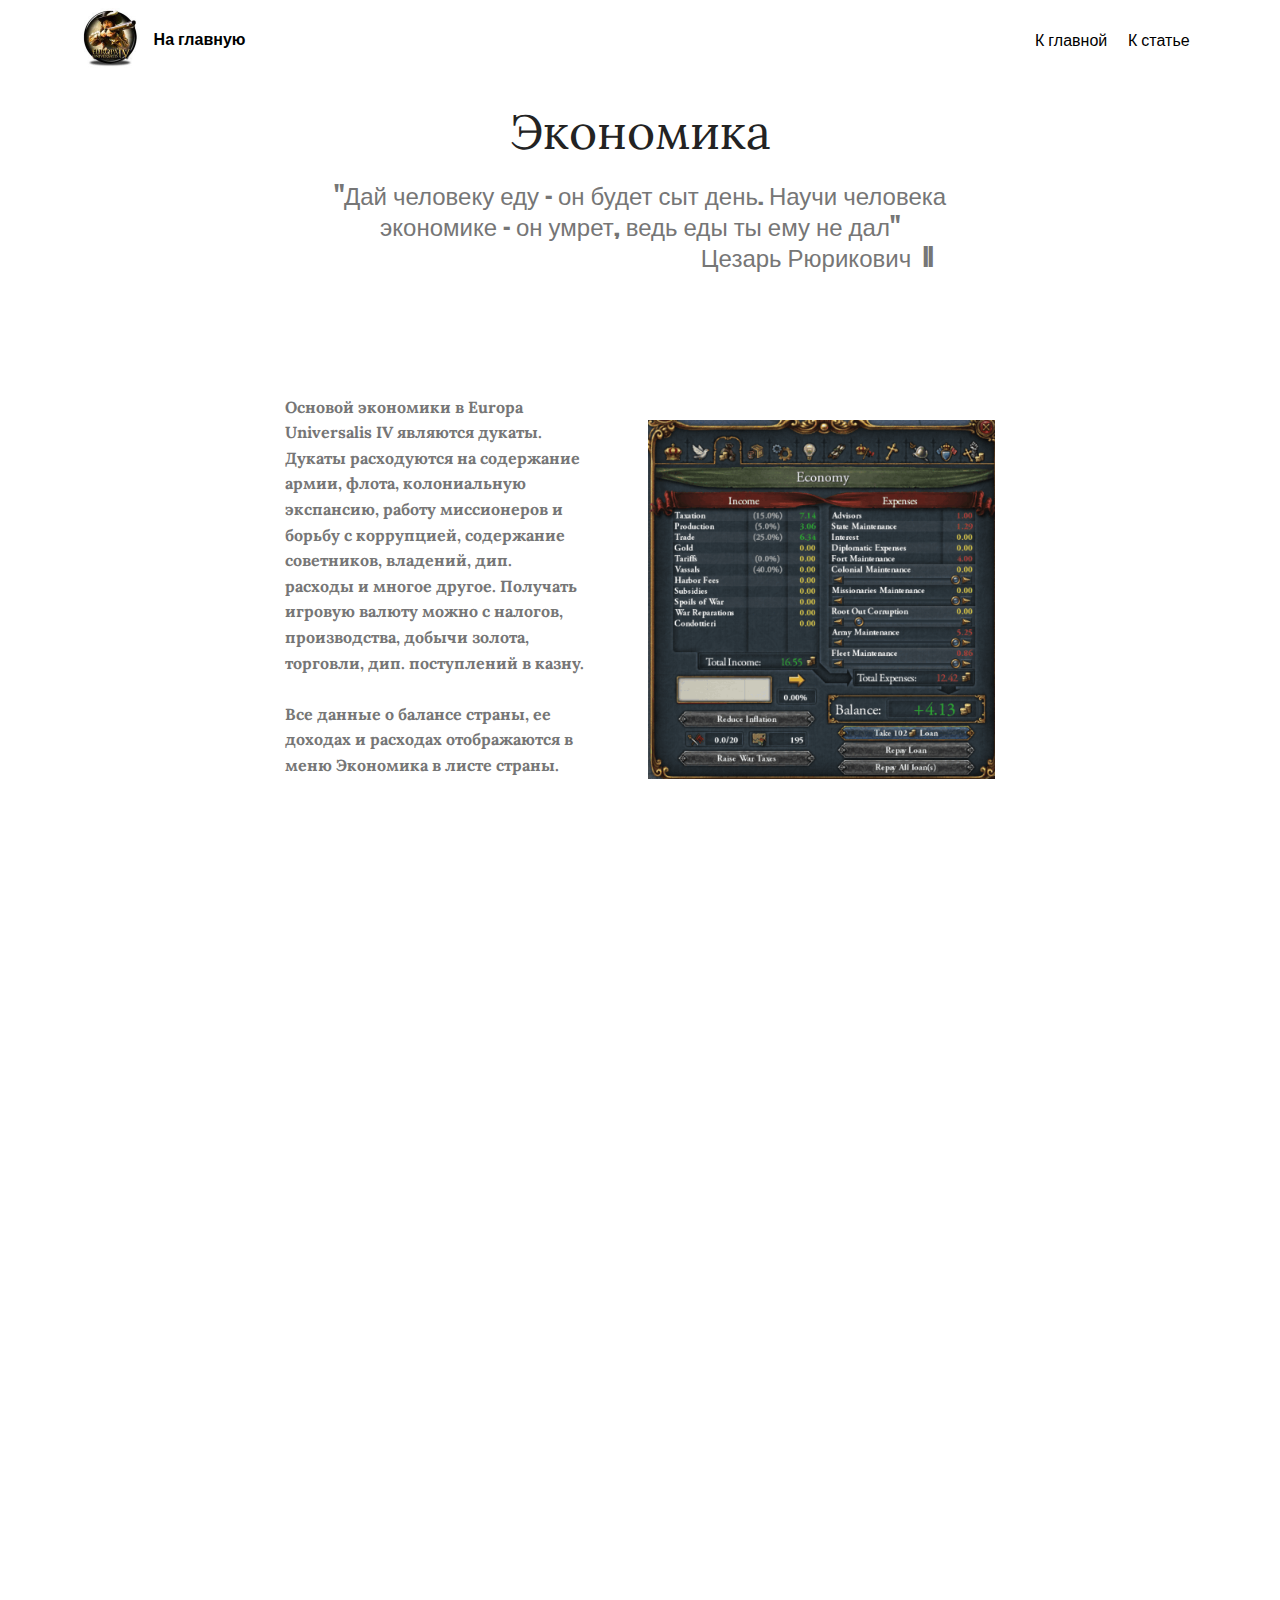
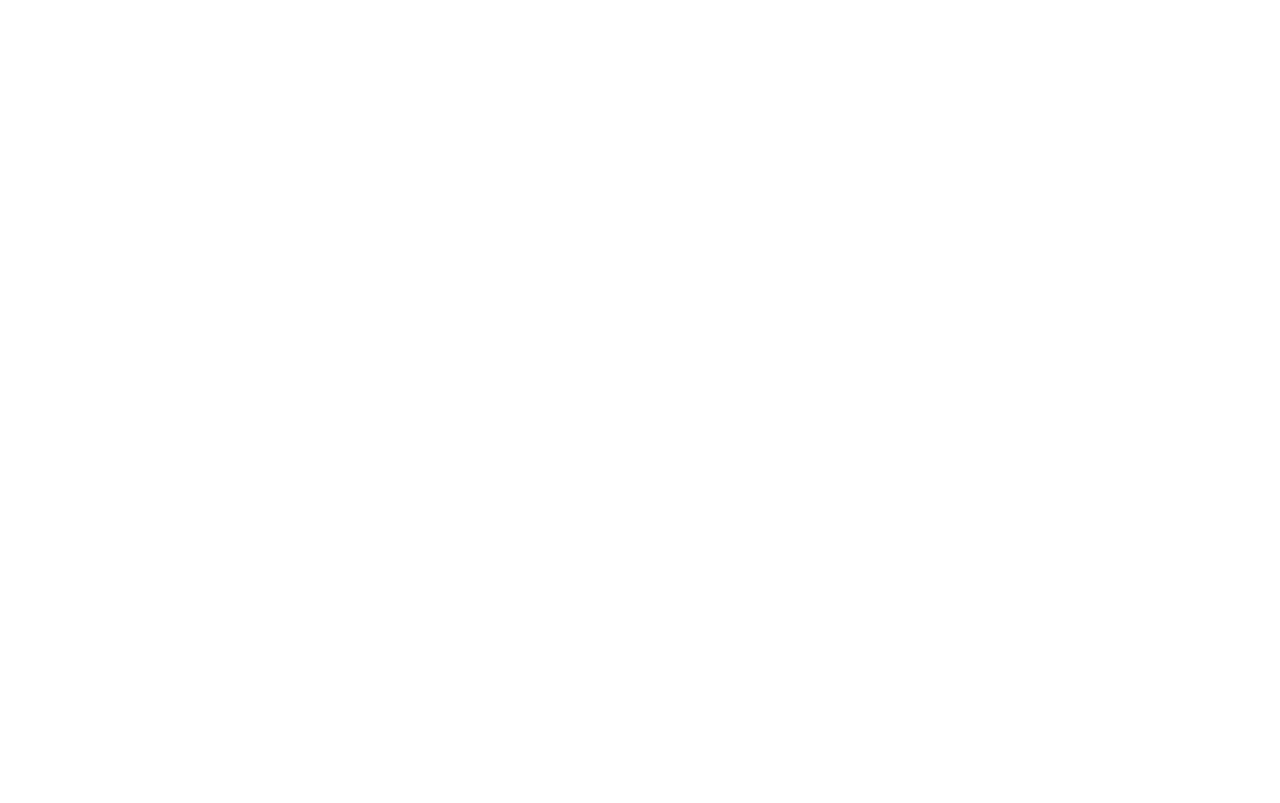
<file: econom.html>
<!DOCTYPE html>
<html  >
<head>
  <!-- Site made with Mobirise Website Builder v4.10.0, https://mobirise.com -->
  <meta charset="UTF-8">
  <meta http-equiv="X-UA-Compatible" content="IE=edge">
  <meta name="generator" content="Mobirise v4.10.0, mobirise.com">
  <meta name="viewport" content="width=device-width, initial-scale=1, minimum-scale=1">
  <link rel="shortcut icon" href="assets/images/-96x96.jpg" type="image/x-icon">
  <meta name="description" content="Экономика в Европе 4 - что, зачем  и куда.">
  
  <title>Экономика</title>
  <link rel="stylesheet" href="assets/web/assets/mobirise-icons/mobirise-icons.css">
  <link rel="stylesheet" href="assets/tether/tether.min.css">
  <link rel="stylesheet" href="assets/bootstrap/css/bootstrap.min.css">
  <link rel="stylesheet" href="assets/bootstrap/css/bootstrap-grid.min.css">
  <link rel="stylesheet" href="assets/bootstrap/css/bootstrap-reboot.min.css">
  <link rel="stylesheet" href="assets/dropdown/css/style.css">
  <link rel="stylesheet" href="assets/animatecss/animate.min.css">
  <link rel="stylesheet" href="assets/theme/css/style.css">
  <link rel="stylesheet" href="assets/mobirise/css/mbr-additional.css" type="text/css">
  
  
  
</head>
<body>
  <section class="menu cid-rqfF5y54dF" once="menu" id="menu2-k">

    

    <nav class="navbar navbar-expand beta-menu navbar-dropdown align-items-center navbar-fixed-top navbar-toggleable-sm">
        <button class="navbar-toggler navbar-toggler-right" type="button" data-toggle="collapse" data-target="#navbarSupportedContent" aria-controls="navbarSupportedContent" aria-expanded="false" aria-label="Toggle navigation">
            <div class="hamburger">
                <span></span>
                <span></span>
                <span></span>
                <span></span>
            </div>
        </button>
        <div class="menu-logo">
            <div class="navbar-brand">
                <span class="navbar-logo">
                    
                        <img src="assets/images/-122x122.jpg" alt="Mobirise" title="" style="height: 3.8rem;">
                    
                </span>
                <span class="navbar-caption-wrap"><a class="navbar-caption text-black display-4" href="index.html#header2-1">На главную</a></span>
            </div>
        </div>
        <div class="collapse navbar-collapse" id="navbarSupportedContent">
            <ul class="navbar-nav nav-dropdown nav-right" data-app-modern-menu="true"><li class="nav-item">
                    <a class="nav-link link text-black display-4" href="index.html#header2-1">
                        К главной</a>
                </li>
                <li class="nav-item">
                    <a class="nav-link link text-black display-4" href="countries.html#content4-a">К статье</a>
                </li></ul>
            
        </div>
    </nav>
</section>

<section class="engine"><a href="https://mobirise.info/u">bootstrap html templates</a></section><section class="mbr-section content4 cid-rqfgVjOZet" id="content4-a">

    

    <div class="container">
        <div class="media-container-row">
            <div class="title col-12 col-md-8">
                <h2 class="align-center pb-3 mbr-fonts-style display-2">
                    <br>Экономика</h2>
                <h3 class="mbr-section-subtitle align-center mbr-light mbr-fonts-style display-5"><p>
                    "Дай человеку еду - он будет сыт день. Научи человека экономике - он умрет, ведь еды ты ему не дал" <br>&nbsp; &nbsp; &nbsp; &nbsp; &nbsp; &nbsp; &nbsp; &nbsp; &nbsp; &nbsp; &nbsp; &nbsp; &nbsp; &nbsp; &nbsp; &nbsp; &nbsp; &nbsp; &nbsp; &nbsp; &nbsp; &nbsp; &nbsp; &nbsp; &nbsp; &nbsp; &nbsp; &nbsp; &nbsp; &nbsp; Цезарь Рюрикович &nbsp;II&nbsp;</p></h3>
                
            </div>
        </div>
    </div>
</section>

<section class="mbr-section content6 cid-rqfi20aLXZ" id="content6-c">
    
     
    
    <div class="container">
        <div class="media-container-row">
            <div class="col-12 col-md-8">
                <div class="media-container-row">
                    <div class="mbr-figure" style="width: 125%;">
                      <img src="assets/images/ui-tab-economy-436x452.png" alt="Mobirise" title="">  
                    </div>
                    <div class="media-content">
                        <div class="mbr-section-text">
                            <p class="mbr-text mb-0 mbr-fonts-style display-7"><strong>Основой экономики в Europa Universalis IV являются дукаты. Дукаты расходуются на содержание армии, флота, колониальную экспансию, работу миссионеров и борьбу с коррупцией, содержание советников, владений, дип. расходы и многое другое. Получать игровую валюту можно с налогов, производства, добычи золота, торговли, дип. поступлений в казну.</strong><br><br><strong>Все данные о балансе страны, ее доходах и расходах отображаются в меню Экономика в листе страны.</strong><strong><br></strong><strong><br></strong></p>
                        </div>
                    </div>
                </div>
            </div>
        </div>
    </div>
</section>

<section class="mbr-section article content12 cid-rqfi4hfqkM" id="content12-d">
     

    <div class="container">
        <div class="media-container-row">
            <div class="mbr-text counter-container col-12 col-md-8 mbr-fonts-style display-5">
                <div><em>Налоги поступают с населения провинций. Все налоговые поступления делятся на национальные и провинциальные. Основными параметрами, влияющими на налоги являются: Базовый налог (для каждой провинции), Налоговая эффективность, Национальный налоговый доход, Местный налоговый доход и Местная Автономия.&nbsp;</em></div><div><em>&nbsp;</em></div><div><em>Налоговые поступления в казну расчитываются по формуле</em></div><div><em>&nbsp;Налог= Национальный налоговый доход + Провинциальный налоговый доход</em></div><div><em>Провинциальный налоговый доход = (( базовый налог + местный налоговый доход) / 12) * налоговая эффективность * (1 - местная автономия (в доле от 1))</em></div><div><em><br></em></div><div><em><br></em></div>
            </div>
        </div>
    </div>
</section>

<section class="mbr-section content7 cid-rqfi5XZHmE" id="content7-e">
          
    

    <div class="container">
        <div class="media-container-row">
            <div class="col-12 col-md-8">
                <div class="media-container-row">
                    <div class="media-content">
                        <div class="mbr-section-text">
                            <p class="mbr-text align-right mb-0 mbr-fonts-style display-5">Расходы делятся на две основных категории - постоянные и мгновенные.<br>К постоянным расходам относятся:<br>1) Содержание советников - ежемесячные выплаты равны квадрату квалификации советника умноженному на (1+ кол-во лет с 1444 гола* 0.05)<br>2) Содержание владений (зависит от расстояния до стоицы, развития провинций и нац. модификаторов)<br>3) Процент по ссудам (указывается при взятии займа)<br>4) Дипломатические расходы, такие как Субсидии, Плата вассала, Взносы за кондотьеров и т.д.<br>5) &nbsp;Содержание фортов (зависит от их уровня)&nbsp;<br>6) Содержание колоний (зависит от общего развития провинции)</p>
                        </div>
                    </div>
                    <div class="mbr-figure" style="width: 60%;">
                     <img src="assets/images/503-15-436x587.jpg" alt="Mobirise" title="">  
                    </div>
                </div>
            </div>
        </div>
    </div>
</section>


  <script src="assets/web/assets/jquery/jquery.min.js"></script>
  <script src="assets/popper/popper.min.js"></script>
  <script src="assets/tether/tether.min.js"></script>
  <script src="assets/bootstrap/js/bootstrap.min.js"></script>
  <script src="assets/dropdown/js/script.min.js"></script>
  <script src="assets/touchswipe/jquery.touch-swipe.min.js"></script>
  <script src="assets/viewportchecker/jquery.viewportchecker.js"></script>
  <script src="assets/smoothscroll/smooth-scroll.js"></script>
  <script src="assets/theme/js/script.js"></script>
  
  
 <div id="scrollToTop" class="scrollToTop mbr-arrow-up"><a style="text-align: center;"><i class="mbr-arrow-up-icon mbr-arrow-up-icon-cm cm-icon cm-icon-smallarrow-up"></i></a></div>
    <input name="animation" type="hidden">
  </body>
</html>
</file>
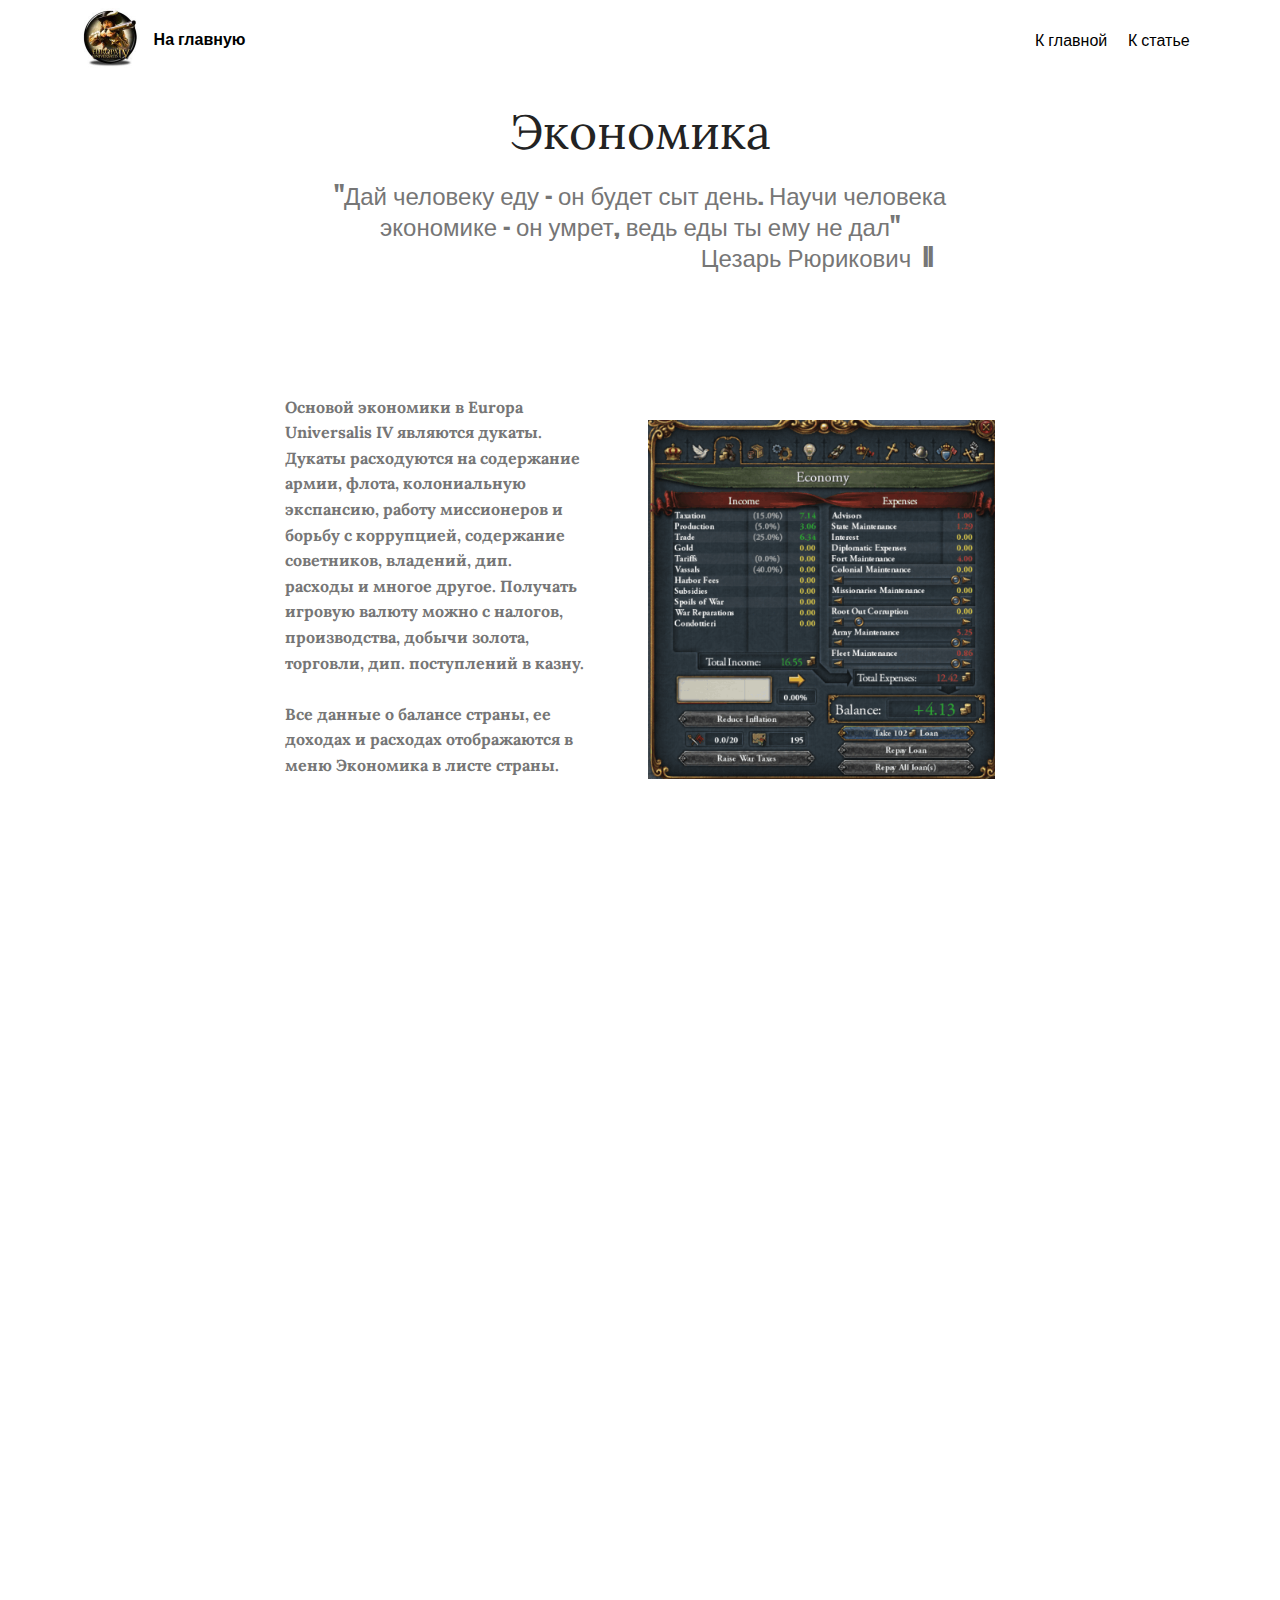
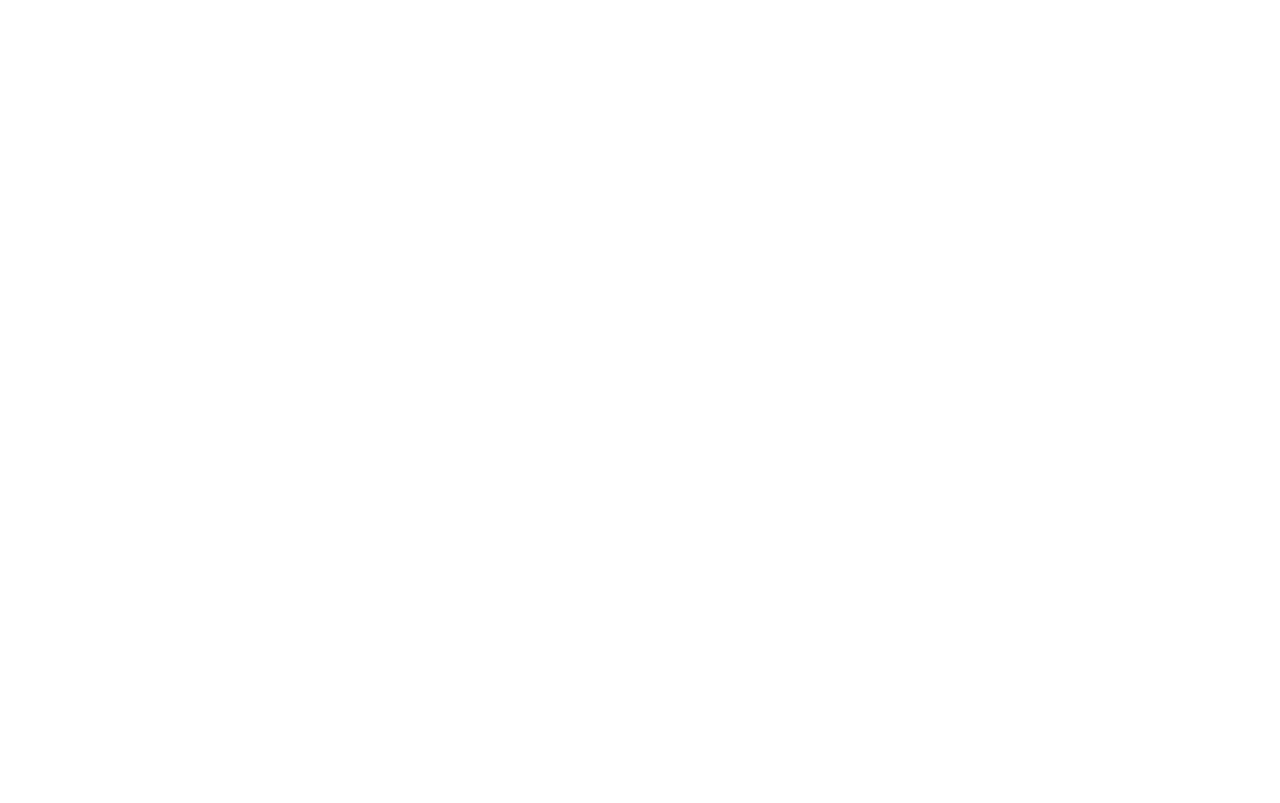
<file: economy.html>
<!DOCTYPE html>
<html  >
<head>
  <!-- Site made with Mobirise Website Builder v4.10.0, https://mobirise.com -->
  <meta charset="UTF-8">
  <meta http-equiv="X-UA-Compatible" content="IE=edge">
  <meta name="generator" content="Mobirise v4.10.0, mobirise.com">
  <meta name="viewport" content="width=device-width, initial-scale=1, minimum-scale=1">
  <link rel="shortcut icon" href="assets/images/-96x96.jpg" type="image/x-icon">
  <meta name="description" content="Экономика в Европе 4 - что, зачем  и куда.">
  
  <title>Экономика</title>
  <link rel="stylesheet" href="assets/web/assets/mobirise-icons/mobirise-icons.css">
  <link rel="stylesheet" href="assets/tether/tether.min.css">
  <link rel="stylesheet" href="assets/bootstrap/css/bootstrap.min.css">
  <link rel="stylesheet" href="assets/bootstrap/css/bootstrap-grid.min.css">
  <link rel="stylesheet" href="assets/bootstrap/css/bootstrap-reboot.min.css">
  <link rel="stylesheet" href="assets/dropdown/css/style.css">
  <link rel="stylesheet" href="assets/animatecss/animate.min.css">
  <link rel="stylesheet" href="assets/theme/css/style.css">
  <link rel="stylesheet" href="assets/mobirise/css/mbr-additional.css" type="text/css">
  
  
  
</head>
<body>
  <section class="menu cid-rqfF5y54dF" once="menu" id="menu2-k">

    

    <nav class="navbar navbar-expand beta-menu navbar-dropdown align-items-center navbar-fixed-top navbar-toggleable-sm">
        <button class="navbar-toggler navbar-toggler-right" type="button" data-toggle="collapse" data-target="#navbarSupportedContent" aria-controls="navbarSupportedContent" aria-expanded="false" aria-label="Toggle navigation">
            <div class="hamburger">
                <span></span>
                <span></span>
                <span></span>
                <span></span>
            </div>
        </button>
        <div class="menu-logo">
            <div class="navbar-brand">
                <span class="navbar-logo">
                    
                        <img src="assets/images/-122x122.jpg" alt="Mobirise" title="" style="height: 3.8rem;">
                    
                </span>
                <span class="navbar-caption-wrap"><a class="navbar-caption text-black display-4" href="index.html#header2-1">На главную</a></span>
            </div>
        </div>
        <div class="collapse navbar-collapse" id="navbarSupportedContent">
            <ul class="navbar-nav nav-dropdown nav-right" data-app-modern-menu="true"><li class="nav-item">
                    <a class="nav-link link text-black display-4" href="index.html#header2-1">
                        К главной</a>
                </li>
                <li class="nav-item">
                    <a class="nav-link link text-black display-4" href="countries.html#content4-a">К статье</a>
                </li></ul>
            
        </div>
    </nav>
</section>

<section class="engine"><a href="https://mobirise.info/a">online site builder</a></section><section class="mbr-section content4 cid-rqfgVjOZet" id="content4-a">

    

    <div class="container">
        <div class="media-container-row">
            <div class="title col-12 col-md-8">
                <h2 class="align-center pb-3 mbr-fonts-style display-2">
                    <br>Экономика</h2>
                <h3 class="mbr-section-subtitle align-center mbr-light mbr-fonts-style display-5"><p>
                    "Дай человеку еду - он будет сыт день. Научи человека экономике - он умрет, ведь еды ты ему не дал" <br>&nbsp; &nbsp; &nbsp; &nbsp; &nbsp; &nbsp; &nbsp; &nbsp; &nbsp; &nbsp; &nbsp; &nbsp; &nbsp; &nbsp; &nbsp; &nbsp; &nbsp; &nbsp; &nbsp; &nbsp; &nbsp; &nbsp; &nbsp; &nbsp; &nbsp; &nbsp; &nbsp; &nbsp; &nbsp; &nbsp; Цезарь Рюрикович &nbsp;II&nbsp;</p></h3>
                
            </div>
        </div>
    </div>
</section>

<section class="mbr-section content6 cid-rqfi20aLXZ" id="content6-c">
    
     
    
    <div class="container">
        <div class="media-container-row">
            <div class="col-12 col-md-8">
                <div class="media-container-row">
                    <div class="mbr-figure" style="width: 125%;">
                      <img src="assets/images/ui-tab-economy-436x452.png" alt="Mobirise" title="">  
                    </div>
                    <div class="media-content">
                        <div class="mbr-section-text">
                            <p class="mbr-text mb-0 mbr-fonts-style display-7"><strong>Основой экономики в Europa Universalis IV являются дукаты. Дукаты расходуются на содержание армии, флота, колониальную экспансию, работу миссионеров и борьбу с коррупцией, содержание советников, владений, дип. расходы и многое другое. Получать игровую валюту можно с налогов, производства, добычи золота, торговли, дип. поступлений в казну.</strong><br><br><strong>Все данные о балансе страны, ее доходах и расходах отображаются в меню Экономика в листе страны.</strong><strong><br></strong><strong><br></strong></p>
                        </div>
                    </div>
                </div>
            </div>
        </div>
    </div>
</section>

<section class="mbr-section article content12 cid-rqfi4hfqkM" id="content12-d">
     

    <div class="container">
        <div class="media-container-row">
            <div class="mbr-text counter-container col-12 col-md-8 mbr-fonts-style display-5">
                <div><em>Налоги поступают с населения провинций. Все налоговые поступления делятся на национальные и провинциальные. Основными параметрами, влияющими на налоги являются: Базовый налог (для каждой провинции), Налоговая эффективность, Национальный налоговый доход, Местный налоговый доход и Местная Автономия.&nbsp;</em></div><div><em>&nbsp;</em></div><div><em>Налоговые поступления в казну расчитываются по формуле</em></div><div><em>&nbsp;Налог= Национальный налоговый доход + Провинциальный налоговый доход</em></div><div><em>Провинциальный налоговый доход = (( базовый налог + местный налоговый доход) / 12) * налоговая эффективность * (1 - местная автономия (в доле от 1))</em></div><div><em><br></em></div><div><em><br></em></div>
            </div>
        </div>
    </div>
</section>

<section class="mbr-section content7 cid-rqfi5XZHmE" id="content7-e">
          
    

    <div class="container">
        <div class="media-container-row">
            <div class="col-12 col-md-8">
                <div class="media-container-row">
                    <div class="media-content">
                        <div class="mbr-section-text">
                            <p class="mbr-text align-right mb-0 mbr-fonts-style display-5">Расходы делятся на две основных категории - постоянные и мгновенные.<br>К постоянным расходам относятся:<br>1) Содержание советников - ежемесячные выплаты равны квадрату квалификации советника умноженному на (1+ кол-во лет с 1444 гола* 0.05)<br>2) Содержание владений (зависит от расстояния до стоицы, развития провинций и нац. модификаторов)<br>3) Процент по ссудам (указывается при взятии займа)<br>4) Дипломатические расходы, такие как Субсидии, Плата вассала, Взносы за кондотьеров и т.д.<br>5) &nbsp;Содержание фортов (зависит от их уровня)&nbsp;<br>6) Содержание колоний (зависит от общего развития провинции)</p>
                        </div>
                    </div>
                    <div class="mbr-figure" style="width: 60%;">
                     <img src="assets/images/503-15-436x587.jpg" alt="Mobirise" title="">  
                    </div>
                </div>
            </div>
        </div>
    </div>
</section>


  <script src="assets/web/assets/jquery/jquery.min.js"></script>
  <script src="assets/popper/popper.min.js"></script>
  <script src="assets/tether/tether.min.js"></script>
  <script src="assets/bootstrap/js/bootstrap.min.js"></script>
  <script src="assets/dropdown/js/script.min.js"></script>
  <script src="assets/touchswipe/jquery.touch-swipe.min.js"></script>
  <script src="assets/viewportchecker/jquery.viewportchecker.js"></script>
  <script src="assets/smoothscroll/smooth-scroll.js"></script>
  <script src="assets/theme/js/script.js"></script>
  
  
  <input name="animation" type="hidden">
   <div id="scrollToTop" class="scrollToTop mbr-arrow-up"><a style="text-align: center;"><i class="mbr-arrow-up-icon mbr-arrow-up-icon-cm cm-icon cm-icon-smallarrow-up"></i></a></div>
  </body>
</html>
</file>
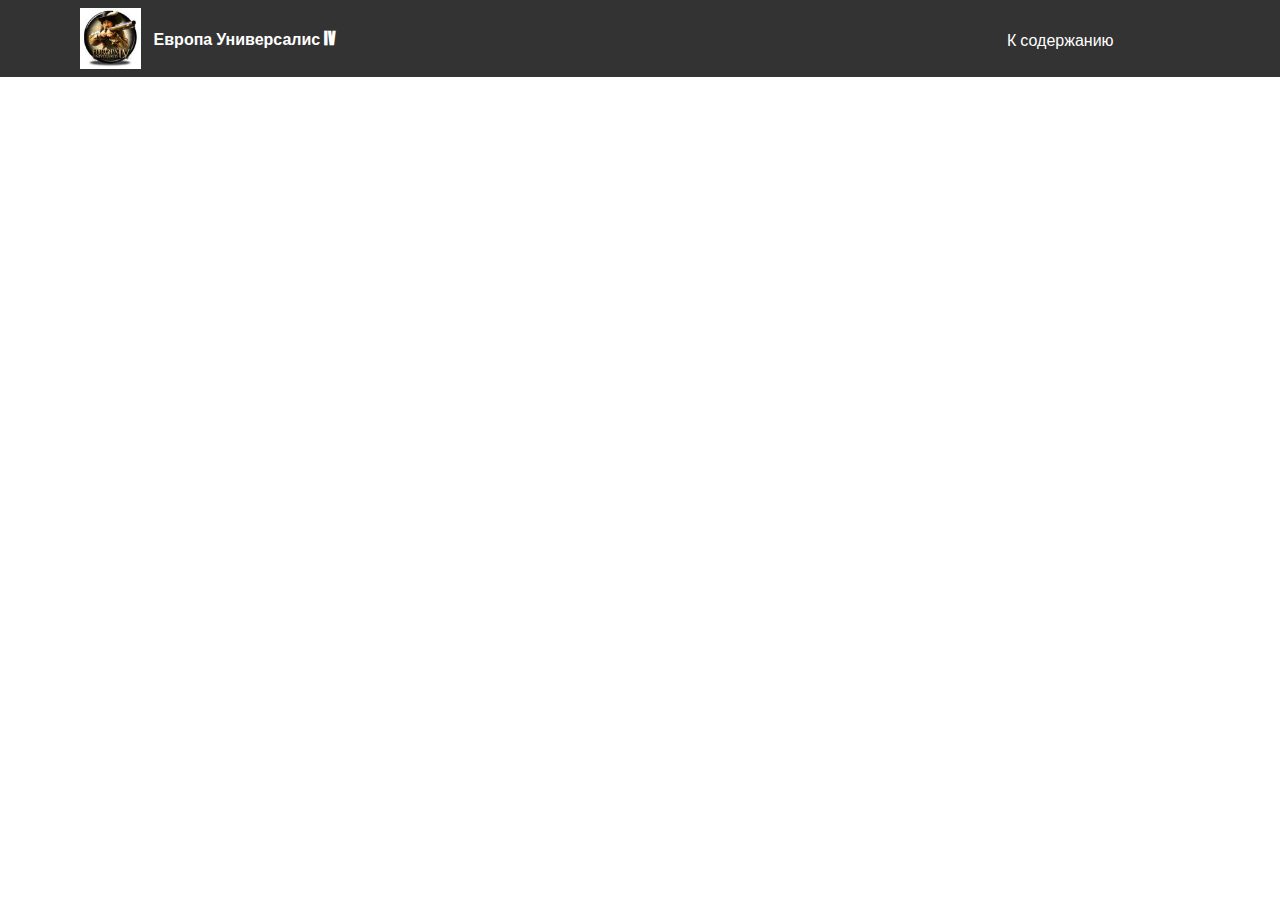
<file: events.html>
<!DOCTYPE html>
<html  >
<head>
  <!-- Site made with Mobirise Website Builder v4.10.0, https://mobirise.com -->
  <meta charset="UTF-8">
  <meta http-equiv="X-UA-Compatible" content="IE=edge">
  <meta name="generator" content="Mobirise v4.10.0, mobirise.com">
  <meta name="viewport" content="width=device-width, initial-scale=1, minimum-scale=1">
  <link rel="shortcut icon" href="assets/images/-96x96.jpg" type="image/x-icon">
  <meta name="description" content="События в Европе 4 - исторические и не только">
  
  <title>События</title>
  <link rel="stylesheet" href="assets/tether/tether.min.css">
  <link rel="stylesheet" href="assets/bootstrap/css/bootstrap.min.css">
  <link rel="stylesheet" href="assets/bootstrap/css/bootstrap-grid.min.css">
  <link rel="stylesheet" href="assets/bootstrap/css/bootstrap-reboot.min.css">
  <link rel="stylesheet" href="assets/dropdown/css/style.css">
  <link rel="stylesheet" href="assets/animatecss/animate.min.css">
  <link rel="stylesheet" href="assets/theme/css/style.css">
  <link rel="stylesheet" href="assets/mobirise/css/mbr-additional.css" type="text/css">
  
  
  
</head>
<body>
  <section class="menu cid-qTkzRZLJNu" once="menu" id="menu1-5">

    

    <nav class="navbar navbar-expand beta-menu navbar-dropdown align-items-center navbar-fixed-top navbar-toggleable-sm">
        <button class="navbar-toggler navbar-toggler-right" type="button" data-toggle="collapse" data-target="#navbarSupportedContent" aria-controls="navbarSupportedContent" aria-expanded="false" aria-label="Toggle navigation">
            <div class="hamburger">
                <span></span>
                <span></span>
                <span></span>
                <span></span>
            </div>
        </button>
        <div class="menu-logo">
            <div class="navbar-brand">
                <span class="navbar-logo">
                    
                         <img src="assets/images/-96x96.jpg" alt="Mobirise" title="" style="height: 3.8rem;">
                    
                </span>
                <span class="navbar-caption-wrap"><a class="navbar-caption text-white display-4" href="index.html#header2-1">Европа Универсалис IV</a></span>
            </div>
        </div>
        <div class="collapse navbar-collapse" id="navbarSupportedContent">
            <ul class="navbar-nav nav-dropdown nav-right" data-app-modern-menu="true"><li class="nav-item">
                    <a class="nav-link link text-white display-4" href="https://mobirise.com">
                        </a>
                </li>
                <li class="nav-item">
                    <a class="nav-link link text-white display-4" href="index.html#features8-j">К содержанию&nbsp; &nbsp; &nbsp; &nbsp; &nbsp; &nbsp; &nbsp; &nbsp; &nbsp; &nbsp;</a>
                </li></ul>
            
        </div>
    </nav>
</section>


  <section class="engine"><a href="https://mobirise.info/u">bootstrap website templates</a></section><script src="assets/web/assets/jquery/jquery.min.js"></script>
  <script src="assets/popper/popper.min.js"></script>
  <script src="assets/tether/tether.min.js"></script>
  <script src="assets/bootstrap/js/bootstrap.min.js"></script>
  <script src="assets/smoothscroll/smooth-scroll.js"></script>
  <script src="assets/dropdown/js/script.min.js"></script>
  <script src="assets/touchswipe/jquery.touch-swipe.min.js"></script>
  <script src="assets/viewportchecker/jquery.viewportchecker.js"></script>
  <script src="assets/theme/js/script.js"></script>
  
  
 <div id="scrollToTop" class="scrollToTop mbr-arrow-up"><a style="text-align: center;"><i class="mbr-arrow-up-icon mbr-arrow-up-icon-cm cm-icon cm-icon-smallarrow-up"></i></a></div>
    <input name="animation" type="hidden">
  </body>
</html>
</file>
<file: assets/web/assets/mobirise-icons2/mobirise2.css>
@font-face {
  font-family: 'Moririse2';
  src:  url('mobirise2.eot?f2bix4');
  src:  url('mobirise2.eot?f2bix4#iefix') format('embedded-opentype'),
    url('mobirise2.ttf?f2bix4') format('truetype'),
    url('mobirise2.woff?f2bix4') format('woff'),
    url('mobirise2.svg?f2bix4#mobirise2') format('svg');
  font-weight: normal;
  font-style: normal;
}

[class^="mobi-"], [class*=" mobi-"] {
  /* use !important to prevent issues with browser extensions that change fonts */
  font-family: 'Moririse2' !important;
  speak: none;
  font-style: normal;
  font-weight: normal;
  font-variant: normal;
  text-transform: none;
  line-height: 1;

  /* Better Font Rendering =========== */
  -webkit-font-smoothing: antialiased;
  -moz-osx-font-smoothing: grayscale;
}

.mobi-mbri-add-submenu:before {
  content: "\e900";
}
.mobi-mbri-alert:before {
  content: "\e901";
}
.mobi-mbri-align-center:before {
  content: "\e902";
}
.mobi-mbri-align-justify:before {
  content: "\e903";
}
.mobi-mbri-align-left:before {
  content: "\e904";
}
.mobi-mbri-align-right:before {
  content: "\e905";
}
.mobi-mbri-android:before {
  content: "\e906";
}
.mobi-mbri-apple:before {
  content: "\e907";
}
.mobi-mbri-arrow-down:before {
  content: "\e908";
}
.mobi-mbri-arrow-next:before {
  content: "\e909";
}
.mobi-mbri-arrow-prev:before {
  content: "\e90a";
}
.mobi-mbri-arrow-up:before {
  content: "\e90b";
}
.mobi-mbri-bold:before {
  content: "\e90c";
}
.mobi-mbri-bookmark:before {
  content: "\e90d";
}
.mobi-mbri-bootstrap:before {
  content: "\e90e";
}
.mobi-mbri-briefcase:before {
  content: "\e90f";
}
.mobi-mbri-browse:before {
  content: "\e910";
}
.mobi-mbri-bulleted-list:before {
  content: "\e911";
}
.mobi-mbri-calendar:before {
  content: "\e912";
}
.mobi-mbri-camera:before {
  content: "\e913";
}
.mobi-mbri-cart-add:before {
  content: "\e914";
}
.mobi-mbri-cart-full:before {
  content: "\e915";
}
.mobi-mbri-cash:before {
  content: "\e916";
}
.mobi-mbri-change-style:before {
  content: "\e917";
}
.mobi-mbri-chat:before {
  content: "\e918";
}
.mobi-mbri-clock:before {
  content: "\e919";
}
.mobi-mbri-close:before {
  content: "\e91a";
}
.mobi-mbri-cloud:before {
  content: "\e91b";
}
.mobi-mbri-code:before {
  content: "\e91c";
}
.mobi-mbri-contact-form:before {
  content: "\e91d";
}
.mobi-mbri-credit-card:before {
  content: "\e91e";
}
.mobi-mbri-cursor-click:before {
  content: "\e91f";
}
.mobi-mbri-cust-feedback:before {
  content: "\e920";
}
.mobi-mbri-database:before {
  content: "\e921";
}
.mobi-mbri-delivery:before {
  content: "\e922";
}
.mobi-mbri-desktop:before {
  content: "\e923";
}
.mobi-mbri-devices:before {
  content: "\e924";
}
.mobi-mbri-down:before {
  content: "\e925";
}
.mobi-mbri-download-2:before {
  content: "\e926";
}
.mobi-mbri-download:before {
  content: "\e927";
}
.mobi-mbri-drag-n-drop-2:before {
  content: "\e928";
}
.mobi-mbri-drag-n-drop:before {
  content: "\e929";
}
.mobi-mbri-edit-2:before {
  content: "\e92a";
}
.mobi-mbri-edit:before {
  content: "\e92b";
}
.mobi-mbri-error:before {
  content: "\e92c";
}
.mobi-mbri-extension:before {
  content: "\e92d";
}
.mobi-mbri-features:before {
  content: "\e92e";
}
.mobi-mbri-file:before {
  content: "\e92f";
}
.mobi-mbri-flag:before {
  content: "\e930";
}
.mobi-mbri-folder:before {
  content: "\e931";
}
.mobi-mbri-gift:before {
  content: "\e932";
}
.mobi-mbri-github:before {
  content: "\e933";
}
.mobi-mbri-globe-2:before {
  content: "\e934";
}
.mobi-mbri-globe:before {
  content: "\e935";
}
.mobi-mbri-growing-chart:before {
  content: "\e936";
}
.mobi-mbri-hearth:before {
  content: "\e937";
}
.mobi-mbri-help:before {
  content: "\e938";
}
.mobi-mbri-home:before {
  content: "\e939";
}
.mobi-mbri-hot-cup:before {
  content: "\e93a";
}
.mobi-mbri-idea:before {
  content: "\e93b";
}
.mobi-mbri-image-gallery:before {
  content: "\e93c";
}
.mobi-mbri-image-slider:before {
  content: "\e93d";
}
.mobi-mbri-info:before {
  content: "\e93e";
}
.mobi-mbri-italic:before {
  content: "\e93f";
}
.mobi-mbri-key:before {
  content: "\e940";
}
.mobi-mbri-laptop:before {
  content: "\e941";
}
.mobi-mbri-layers:before {
  content: "\e942";
}
.mobi-mbri-left-right:before {
  content: "\e943";
}
.mobi-mbri-left:before {
  content: "\e944";
}
.mobi-mbri-letter:before {
  content: "\e945";
}
.mobi-mbri-like:before {
  content: "\e946";
}
.mobi-mbri-link:before {
  content: "\e947";
}
.mobi-mbri-lock:before {
  content: "\e948";
}
.mobi-mbri-login:before {
  content: "\e949";
}
.mobi-mbri-logout:before {
  content: "\e94a";
}
.mobi-mbri-magic-stick:before {
  content: "\e94b";
}
.mobi-mbri-map-pin:before {
  content: "\e94c";
}
.mobi-mbri-menu:before {
  content: "\e94d";
}
.mobi-mbri-mobile-2:before {
  content: "\e94e";
}
.mobi-mbri-mobile-horizontal:before {
  content: "\e94f";
}
.mobi-mbri-mobile:before {
  content: "\e950";
}
.mobi-mbri-mobirise:before {
  content: "\e951";
}
.mobi-mbri-more-horizontal:before {
  content: "\e952";
}
.mobi-mbri-more-vertical:before {
  content: "\e953";
}
.mobi-mbri-music:before {
  content: "\e954";
}
.mobi-mbri-new-file:before {
  content: "\e955";
}
.mobi-mbri-numbered-list:before {
  content: "\e956";
}
.mobi-mbri-opened-folder:before {
  content: "\e957";
}
.mobi-mbri-pages:before {
  content: "\e958";
}
.mobi-mbri-paper-plane:before {
  content: "\e959";
}
.mobi-mbri-paperclip:before {
  content: "\e95a";
}
.mobi-mbri-phone:before {
  content: "\e95b";
}
.mobi-mbri-photo:before {
  content: "\e95c";
}
.mobi-mbri-photos:before {
  content: "\e95d";
}
.mobi-mbri-pin:before {
  content: "\e95e";
}
.mobi-mbri-play:before {
  content: "\e95f";
}
.mobi-mbri-plus:before {
  content: "\e960";
}
.mobi-mbri-preview:before {
  content: "\e961";
}
.mobi-mbri-print:before {
  content: "\e962";
}
.mobi-mbri-protect:before {
  content: "\e963";
}
.mobi-mbri-question:before {
  content: "\e964";
}
.mobi-mbri-quote-left:before {
  content: "\e965";
}
.mobi-mbri-quote-right:before {
  content: "\e966";
}
.mobi-mbri-redo:before {
  content: "\e967";
}
.mobi-mbri-refresh:before {
  content: "\e968";
}
.mobi-mbri-responsive-2:before {
  content: "\e969";
}
.mobi-mbri-responsive:before {
  content: "\e96a";
}
.mobi-mbri-right:before {
  content: "\e96b";
}
.mobi-mbri-rocket:before {
  content: "\e96c";
}
.mobi-mbri-sad-face:before {
  content: "\e96d";
}
.mobi-mbri-sale:before {
  content: "\e96e";
}
.mobi-mbri-save:before {
  content: "\e96f";
}
.mobi-mbri-search:before {
  content: "\e970";
}
.mobi-mbri-setting-2:before {
  content: "\e971";
}
.mobi-mbri-setting-3:before {
  content: "\e972";
}
.mobi-mbri-setting:before {
  content: "\e973";
}
.mobi-mbri-share:before {
  content: "\e974";
}
.mobi-mbri-shopping-bag:before {
  content: "\e975";
}
.mobi-mbri-shopping-basket:before {
  content: "\e976";
}
.mobi-mbri-shopping-cart:before {
  content: "\e977";
}
.mobi-mbri-sites:before {
  content: "\e978";
}
.mobi-mbri-smile-face:before {
  content: "\e979";
}
.mobi-mbri-speed:before {
  content: "\e97a";
}
.mobi-mbri-star:before {
  content: "\e97b";
}
.mobi-mbri-success:before {
  content: "\e97c";
}
.mobi-mbri-sun:before {
  content: "\e97d";
}
.mobi-mbri-sun2:before {
  content: "\e97e";
}
.mobi-mbri-tablet-vertical:before {
  content: "\e97f";
}
.mobi-mbri-tablet:before {
  content: "\e980";
}
.mobi-mbri-target:before {
  content: "\e981";
}
.mobi-mbri-timer:before {
  content: "\e982";
}
.mobi-mbri-to-ftp:before {
  content: "\e983";
}
.mobi-mbri-to-local-drive:before {
  content: "\e984";
}
.mobi-mbri-touch-swipe:before {
  content: "\e985";
}
.mobi-mbri-touch:before {
  content: "\e986";
}
.mobi-mbri-trash:before {
  content: "\e987";
}
.mobi-mbri-underline:before {
  content: "\e988";
}
.mobi-mbri-undo:before {
  content: "\e989";
}
.mobi-mbri-unlink:before {
  content: "\e98a";
}
.mobi-mbri-unlock:before {
  content: "\e98b";
}
.mobi-mbri-up-down:before {
  content: "\e98c";
}
.mobi-mbri-up:before {
  content: "\e98d";
}
.mobi-mbri-update:before {
  content: "\e98e";
}
.mobi-mbri-upload-2:before {
  content: "\e98f";
}
.mobi-mbri-upload:before {
  content: "\e990";
}
.mobi-mbri-user-2:before {
  content: "\e991";
}
.mobi-mbri-user:before {
  content: "\e992";
}
.mobi-mbri-users:before {
  content: "\e993";
}
.mobi-mbri-video-play:before {
  content: "\e994";
}
.mobi-mbri-video:before {
  content: "\e995";
}
.mobi-mbri-watch:before {
  content: "\e996";
}
.mobi-mbri-website-theme-2:before {
  content: "\e997";
}
.mobi-mbri-website-theme:before {
  content: "\e998";
}
.mobi-mbri-wifi:before {
  content: "\e999";
}
.mobi-mbri-windows:before {
  content: "\e99a";
}
.mobi-mbri-zoom-in:before {
  content: "\e99b";
}
.mobi-mbri-zoom-out:before {
  content: "\e99c";
}
</file>
<file: assets/web/assets/mobirise-icons-bold/mobirise-icons-bold.css>
@font-face {
  font-family: 'mobirise-icons-bold';
  src:  url('mobirise-icons-bold.eot?m1l4yr');
  src:  url('mobirise-icons-bold.eot?m1l4yr#iefix') format('embedded-opentype'),
    url('mobirise-icons-bold.ttf?m1l4yr') format('truetype'),
    url('mobirise-icons-bold.woff?m1l4yr') format('woff'),
    url('mobirise-icons-bold.svg?m1l4yr#mobirise-icons-bold') format('svg');
  font-weight: normal;
  font-style: normal;
}

[class^="mbrib-"], [class*="mbrib-"] {
  /* use !important to prevent issues with browser extensions that change fonts */
  font-family: 'mobirise-icons-bold' !important;
  speak: none;
  font-style: normal;
  font-weight: normal;
  font-variant: normal;
  text-transform: none;
  line-height: 1;

  /* Better Font Rendering =========== */
  -webkit-font-smoothing: antialiased;
  -moz-osx-font-smoothing: grayscale;
}

.mbrib-add-submenu:before {
  content: "\e900";
}
.mbrib-alert:before {
  content: "\e901";
}
.mbrib-align-center:before {
  content: "\e902";
}
.mbrib-align-justify:before {
  content: "\e903";
}
.mbrib-align-left:before {
  content: "\e904";
}
.mbrib-align-right:before {
  content: "\e905";
}
.mbrib-android:before {
  content: "\e906";
}
.mbrib-apple:before {
  content: "\e907";
}
.mbrib-arrow-down:before {
  content: "\e908";
}
.mbrib-arrow-next:before {
  content: "\e909";
}
.mbrib-arrow-prev:before {
  content: "\e90a";
}
.mbrib-arrow-up:before {
  content: "\e90b";
}
.mbrib-bold:before {
  content: "\e90c";
}
.mbrib-bookmark:before {
  content: "\e90d";
}
.mbrib-bootstrap:before {
  content: "\e90e";
}
.mbrib-briefcase:before {
  content: "\e90f";
}
.mbrib-browse:before {
  content: "\e910";
}
.mbrib-bulleted-list:before {
  content: "\e911";
}
.mbrib-calendar:before {
  content: "\e912";
}
.mbrib-camera:before {
  content: "\e913";
}
.mbrib-cart-add:before {
  content: "\e914";
}
.mbrib-cart-full:before {
  content: "\e915";
}
.mbrib-cash:before {
  content: "\e916";
}
.mbrib-change-style:before {
  content: "\e917";
}
.mbrib-chat:before {
  content: "\e918";
}
.mbrib-clock:before {
  content: "\e919";
}
.mbrib-close:before {
  content: "\e91a";
}
.mbrib-cloud:before {
  content: "\e91b";
}
.mbrib-code:before {
  content: "\e91c";
}
.mbrib-contact-form:before {
  content: "\e91d";
}
.mbrib-credit-card:before {
  content: "\e91e";
}
.mbrib-cursor-click:before {
  content: "\e91f";
}
.mbrib-cust-feedback:before {
  content: "\e920";
}
.mbrib-database:before {
  content: "\e921";
}
.mbrib-delivery:before {
  content: "\e922";
}
.mbrib-desktop:before {
  content: "\e923";
}
.mbrib-devices:before {
  content: "\e924";
}
.mbrib-down:before {
  content: "\e925";
}
.mbrib-download:before {
  content: "\e926";
}
.mbrib-drag-n-drop:before {
  content: "\e927";
}
.mbrib-drag-n-drop2:before {
  content: "\e928";
}
.mbrib-edit:before {
  content: "\e929";
}
.mbrib-edit2:before {
  content: "\e92a";
}
.mbrib-error:before {
  content: "\e92b";
}
.mbrib-extension:before {
  content: "\e92c";
}
.mbrib-features:before {
  content: "\e92d";
}
.mbrib-file:before {
  content: "\e92e";
}
.mbrib-flag:before {
  content: "\e92f";
}
.mbrib-folder:before {
  content: "\e930";
}
.mbrib-gift:before {
  content: "\e931";
}
.mbrib-github:before {
  content: "\e932";
}
.mbrib-globe-2:before {
  content: "\e933";
}
.mbrib-globe:before {
  content: "\e934";
}
.mbrib-growing-chart:before {
  content: "\e935";
}
.mbrib-hearth:before {
  content: "\e936";
}
.mbrib-help:before {
  content: "\e937";
}
.mbrib-home:before {
  content: "\e938";
}
.mbrib-hot-cup:before {
  content: "\e939";
}
.mbrib-idea:before {
  content: "\e93a";
}
.mbrib-image-gallery:before {
  content: "\e93b";
}
.mbrib-image-slider:before {
  content: "\e93c";
}
.mbrib-info:before {
  content: "\e93d";
}
.mbrib-italic:before {
  content: "\e93e";
}
.mbrib-key:before {
  content: "\e93f";
}
.mbrib-laptop:before {
  content: "\e940";
}
.mbrib-layers:before {
  content: "\e941";
}
.mbrib-left-right:before {
  content: "\e942";
}
.mbrib-left:before {
  content: "\e943";
}
.mbrib-letter:before {
  content: "\e944";
}
.mbrib-like:before {
  content: "\e945";
}
.mbrib-link:before {
  content: "\e946";
}
.mbrib-lock:before {
  content: "\e947";
}
.mbrib-login:before {
  content: "\e948";
}
.mbrib-logout:before {
  content: "\e949";
}
.mbrib-magic-stick:before {
  content: "\e94a";
}
.mbrib-map-pin:before {
  content: "\e94b";
}
.mbrib-menu:before {
  content: "\e94c";
}
.mbrib-mobile:before {
  content: "\e94d";
}
.mbrib-mobile2:before {
  content: "\e94e";
}
.mbrib-mobirise:before {
  content: "\e94f";
}
.mbrib-more-horizontal:before {
  content: "\e950";
}
.mbrib-more-vertical:before {
  content: "\e951";
}
.mbrib-music:before {
  content: "\e952";
}
.mbrib-new-file:before {
  content: "\e953";
}
.mbrib-numbered-list:before {
  content: "\e954";
}
.mbrib-opened-folder:before {
  content: "\e955";
}
.mbrib-pages:before {
  content: "\e956";
}
.mbrib-paper-plane:before {
  content: "\e957";
}
.mbrib-paperclip:before {
  content: "\e958";
}
.mbrib-photo:before {
  content: "\e959";
}
.mbrib-photos:before {
  content: "\e95a";
}
.mbrib-pin:before {
  content: "\e95b";
}
.mbrib-play:before {
  content: "\e95c";
}
.mbrib-plus:before {
  content: "\e95d";
}
.mbrib-preview:before {
  content: "\e95e";
}
.mbrib-print:before {
  content: "\e95f";
}
.mbrib-protect:before {
  content: "\e960";
}
.mbrib-question:before {
  content: "\e961";
}
.mbrib-quote-left:before {
  content: "\e962";
}
.mbrib-quote-right:before {
  content: "\e963";
}
.mbrib-redo:before {
  content: "\e964";
}
.mbrib-refresh:before {
  content: "\e965";
}
.mbrib-responsive:before {
  content: "\e966";
}
.mbrib-right:before {
  content: "\e967";
}
.mbrib-rocket:before {
  content: "\e968";
}
.mbrib-sad-face:before {
  content: "\e969";
}
.mbrib-sale:before {
  content: "\e96a";
}
.mbrib-save:before {
  content: "\e96b";
}
.mbrib-search:before {
  content: "\e96c";
}
.mbrib-setting:before {
  content: "\e96d";
}
.mbrib-setting2:before {
  content: "\e96e";
}
.mbrib-setting3:before {
  content: "\e96f";
}
.mbrib-share:before {
  content: "\e970";
}
.mbrib-shopping-bag:before {
  content: "\e971";
}
.mbrib-shopping-basket:before {
  content: "\e972";
}
.mbrib-shopping-cart:before {
  content: "\e973";
}
.mbrib-sites:before {
  content: "\e974";
}
.mbrib-smile-face:before {
  content: "\e975";
}
.mbrib-speed:before {
  content: "\e976";
}
.mbrib-star:before {
  content: "\e977";
}
.mbrib-success:before {
  content: "\e978";
}
.mbrib-sun:before {
  content: "\e979";
}
.mbrib-sun2:before {
  content: "\e97a";
}
.mbrib-tablet-vertical:before {
  content: "\e97b";
}
.mbrib-tablet:before {
  content: "\e97c";
}
.mbrib-target:before {
  content: "\e97d";
}
.mbrib-timer:before {
  content: "\e97e";
}
.mbrib-to-ftp:before {
  content: "\e97f";
}
.mbrib-to-local-drive:before {
  content: "\e980";
}
.mbrib-touch-swipe:before {
  content: "\e981";
}
.mbrib-touch:before {
  content: "\e982";
}
.mbrib-trash:before {
  content: "\e983";
}
.mbrib-underline:before {
  content: "\e984";
}
.mbrib-undo:before {
  content: "\e985";
}
.mbrib-unlink:before {
  content: "\e986";
}
.mbrib-unlock:before {
  content: "\e987";
}
.mbrib-up-down:before {
  content: "\e988";
}
.mbrib-up:before {
  content: "\e989";
}
.mbrib-update:before {
  content: "\e98a";
}
.mbrib-upload:before {
  content: "\e98b";
}
.mbrib-user:before {
  content: "\e98c";
}
.mbrib-user2:before {
  content: "\e98d";
}
.mbrib-users:before {
  content: "\e98e";
}
.mbrib-video-play:before {
  content: "\e98f";
}
.mbrib-video:before {
  content: "\e990";
}
.mbrib-watch:before {
  content: "\e991";
}
.mbrib-website-theme:before {
  content: "\e992";
}
.mbrib-wifi:before {
  content: "\e993";
}
.mbrib-windows:before {
  content: "\e994";
}
.mbrib-zoom-out:before {
  content: "\e995";
}
</file>
<file: assets/web/assets/mobirise-icons/mobirise-icons.css>
@font-face {
  font-family: 'MobiriseIcons';
  src:  url('mobirise-icons.eot?spat4u');
  src:  url('mobirise-icons.eot?spat4u#iefix') format('embedded-opentype'),
    url('mobirise-icons.ttf?spat4u') format('truetype'),
    url('mobirise-icons.woff?spat4u') format('woff'),
    url('mobirise-icons.svg?spat4u#MobiriseIcons') format('svg');
  font-weight: normal;
  font-style: normal;
}

[class^="mbri-"], [class*=" mbri-"] {
  /* use !important to prevent issues with browser extensions that change fonts */
  font-family: MobiriseIcons !important;
  speak: none;
  font-style: normal;
  font-weight: normal;
  font-variant: normal;
  text-transform: none;
  line-height: 1;

  /* Better Font Rendering =========== */
  -webkit-font-smoothing: antialiased;
  -moz-osx-font-smoothing: grayscale;
}

.mbri-add-submenu:before {
  content: "\e900";
}
.mbri-alert:before {
  content: "\e901";
}
.mbri-align-center:before {
  content: "\e902";
}
.mbri-align-justify:before {
  content: "\e903";
}
.mbri-align-left:before {
  content: "\e904";
}
.mbri-align-right:before {
  content: "\e905";
}
.mbri-android:before {
  content: "\e906";
}
.mbri-apple:before {
  content: "\e907";
}
.mbri-arrow-down:before {
  content: "\e908";
}
.mbri-arrow-next:before {
  content: "\e909";
}
.mbri-arrow-prev:before {
  content: "\e90a";
}
.mbri-arrow-up:before {
  content: "\e90b";
}
.mbri-bold:before {
  content: "\e90c";
}
.mbri-bookmark:before {
  content: "\e90d";
}
.mbri-bootstrap:before {
  content: "\e90e";
}
.mbri-briefcase:before {
  content: "\e90f";
}
.mbri-browse:before {
  content: "\e910";
}
.mbri-bulleted-list:before {
  content: "\e911";
}
.mbri-calendar:before {
  content: "\e912";
}
.mbri-camera:before {
  content: "\e913";
}
.mbri-cart-add:before {
  content: "\e914";
}
.mbri-cart-full:before {
  content: "\e915";
}
.mbri-cash:before {
  content: "\e916";
}
.mbri-change-style:before {
  content: "\e917";
}
.mbri-chat:before {
  content: "\e918";
}
.mbri-clock:before {
  content: "\e919";
}
.mbri-close:before {
  content: "\e91a";
}
.mbri-cloud:before {
  content: "\e91b";
}
.mbri-code:before {
  content: "\e91c";
}
.mbri-contact-form:before {
  content: "\e91d";
}
.mbri-credit-card:before {
  content: "\e91e";
}
.mbri-cursor-click:before {
  content: "\e91f";
}
.mbri-cust-feedback:before {
  content: "\e920";
}
.mbri-database:before {
  content: "\e921";
}
.mbri-delivery:before {
  content: "\e922";
}
.mbri-desktop:before {
  content: "\e923";
}
.mbri-devices:before {
  content: "\e924";
}
.mbri-down:before {
  content: "\e925";
}
.mbri-download:before {
  content: "\e989";
}
.mbri-drag-n-drop:before {
  content: "\e927";
}
.mbri-drag-n-drop2:before {
  content: "\e928";
}
.mbri-edit:before {
  content: "\e929";
}
.mbri-edit2:before {
  content: "\e92a";
}
.mbri-error:before {
  content: "\e92b";
}
.mbri-extension:before {
  content: "\e92c";
}
.mbri-features:before {
  content: "\e92d";
}
.mbri-file:before {
  content: "\e92e";
}
.mbri-flag:before {
  content: "\e92f";
}
.mbri-folder:before {
  content: "\e930";
}
.mbri-gift:before {
  content: "\e931";
}
.mbri-github:before {
  content: "\e932";
}
.mbri-globe:before {
  content: "\e933";
}
.mbri-globe-2:before {
  content: "\e934";
}
.mbri-growing-chart:before {
  content: "\e935";
}
.mbri-hearth:before {
  content: "\e936";
}
.mbri-help:before {
  content: "\e937";
}
.mbri-home:before {
  content: "\e938";
}
.mbri-hot-cup:before {
  content: "\e939";
}
.mbri-idea:before {
  content: "\e93a";
}
.mbri-image-gallery:before {
  content: "\e93b";
}
.mbri-image-slider:before {
  content: "\e93c";
}
.mbri-info:before {
  content: "\e93d";
}
.mbri-italic:before {
  content: "\e93e";
}
.mbri-key:before {
  content: "\e93f";
}
.mbri-laptop:before {
  content: "\e940";
}
.mbri-layers:before {
  content: "\e941";
}
.mbri-left-right:before {
  content: "\e942";
}
.mbri-left:before {
  content: "\e943";
}
.mbri-letter:before {
  content: "\e944";
}
.mbri-like:before {
  content: "\e945";
}
.mbri-link:before {
  content: "\e946";
}
.mbri-lock:before {
  content: "\e947";
}
.mbri-login:before {
  content: "\e948";
}
.mbri-logout:before {
  content: "\e949";
}
.mbri-magic-stick:before {
  content: "\e94a";
}
.mbri-map-pin:before {
  content: "\e94b";
}
.mbri-menu:before {
  content: "\e94c";
}
.mbri-mobile:before {
  content: "\e94d";
}
.mbri-mobile2:before {
  content: "\e94e";
}
.mbri-mobirise:before {
  content: "\e94f";
}
.mbri-more-horizontal:before {
  content: "\e950";
}
.mbri-more-vertical:before {
  content: "\e951";
}
.mbri-music:before {
  content: "\e952";
}
.mbri-new-file:before {
  content: "\e953";
}
.mbri-numbered-list:before {
  content: "\e954";
}
.mbri-opened-folder:before {
  content: "\e955";
}
.mbri-pages:before {
  content: "\e956";
}
.mbri-paper-plane:before {
  content: "\e957";
}
.mbri-paperclip:before {
  content: "\e958";
}
.mbri-photo:before {
  content: "\e959";
}
.mbri-photos:before {
  content: "\e95a";
}
.mbri-pin:before {
  content: "\e95b";
}
.mbri-play:before {
  content: "\e95c";
}
.mbri-plus:before {
  content: "\e95d";
}
.mbri-preview:before {
  content: "\e95e";
}
.mbri-print:before {
  content: "\e95f";
}
.mbri-protect:before {
  content: "\e960";
}
.mbri-question:before {
  content: "\e961";
}
.mbri-quote-left:before {
  content: "\e962";
}
.mbri-quote-right:before {
  content: "\e963";
}
.mbri-refresh:before {
  content: "\e964";
}
.mbri-responsive:before {
  content: "\e965";
}
.mbri-right:before {
  content: "\e966";
}
.mbri-rocket:before {
  content: "\e967";
}
.mbri-sad-face:before {
  content: "\e968";
}
.mbri-sale:before {
  content: "\e969";
}
.mbri-save:before {
  content: "\e96a";
}
.mbri-search:before {
  content: "\e96b";
}
.mbri-setting:before {
  content: "\e96c";
}
.mbri-setting2:before {
  content: "\e96d";
}
.mbri-setting3:before {
  content: "\e96e";
}
.mbri-share:before {
  content: "\e96f";
}
.mbri-shopping-bag:before {
  content: "\e970";
}
.mbri-shopping-basket:before {
  content: "\e971";
}
.mbri-shopping-cart:before {
  content: "\e972";
}
.mbri-sites:before {
  content: "\e973";
}
.mbri-smile-face:before {
  content: "\e974";
}
.mbri-speed:before {
  content: "\e975";
}
.mbri-star:before {
  content: "\e976";
}
.mbri-success:before {
  content: "\e977";
}
.mbri-sun:before {
  content: "\e978";
}
.mbri-sun2:before {
  content: "\e979";
}
.mbri-tablet:before {
  content: "\e97a";
}
.mbri-tablet-vertical:before {
  content: "\e97b";
}
.mbri-target:before {
  content: "\e97c";
}
.mbri-timer:before {
  content: "\e97d";
}
.mbri-to-ftp:before {
  content: "\e97e";
}
.mbri-to-local-drive:before {
  content: "\e97f";
}
.mbri-touch-swipe:before {
  content: "\e980";
}
.mbri-touch:before {
  content: "\e981";
}
.mbri-trash:before {
  content: "\e982";
}
.mbri-underline:before {
  content: "\e983";
}
.mbri-unlink:before {
  content: "\e984";
}
.mbri-unlock:before {
  content: "\e985";
}
.mbri-up-down:before {
  content: "\e986";
}
.mbri-up:before {
  content: "\e987";
}
.mbri-update:before {
  content: "\e988";
}
.mbri-upload:before {
 content: "\e926"; 
}
.mbri-user:before {
  content: "\e98a";
}
.mbri-user2:before {
  content: "\e98b";
}
.mbri-users:before {
  content: "\e98c";
}
.mbri-video:before {
  content: "\e98d";
}
.mbri-video-play:before {
  content: "\e98e";
}
.mbri-watch:before {
  content: "\e98f";
}
.mbri-website-theme:before {
  content: "\e990";
}
.mbri-wifi:before {
  content: "\e991";
}
.mbri-windows:before {
  content: "\e992";
}
.mbri-zoom-out:before {
  content: "\e993";
}
.mbri-redo:before {
  content: "\e994";
}
.mbri-undo:before {
  content: "\e995";
}
</file>
<file: assets/dropdown/css/style.css>
.navbar-dropdown {
  left: 0;
  padding: 0;
  position: absolute;
  right: 0;
  top: 0;
  transition: all 0.45s ease;
  z-index: 1030;
  background: #282828; }
  .navbar-dropdown .navbar-logo {
    margin-right: 0.8rem;
    transition: margin 0.3s ease-in-out;
    vertical-align: middle; }
    .navbar-dropdown .navbar-logo img {
      height: 3.125rem;
      transition: all 0.3s ease-in-out; }
    .navbar-dropdown .navbar-logo.mbr-iconfont {
      font-size: 3.125rem;
      line-height: 3.125rem; }
  .navbar-dropdown .navbar-caption {
    font-weight: 700;
    white-space: normal;
    vertical-align: -4px;
    line-height: 3.125rem !important; }
    .navbar-dropdown .navbar-caption, .navbar-dropdown .navbar-caption:hover {
      color: inherit;
      text-decoration: none; }
  .navbar-dropdown .mbr-iconfont + .navbar-caption {
    vertical-align: -1px; }
  .navbar-dropdown.navbar-fixed-top {
    position: fixed; }
  .navbar-dropdown .navbar-brand span {
    vertical-align: -4px; }
  .navbar-dropdown.bg-color.transparent {
    background: none; }
  .navbar-dropdown.navbar-short .navbar-brand {
    padding: 0.625rem 0; }
    .navbar-dropdown.navbar-short .navbar-brand span {
      vertical-align: -1px; }
  .navbar-dropdown.navbar-short .navbar-caption {
    line-height: 2.375rem !important;
    vertical-align: -2px; }
  .navbar-dropdown.navbar-short .navbar-logo {
    margin-right: 0.5rem; }
    .navbar-dropdown.navbar-short .navbar-logo img {
      height: 2.375rem; }
    .navbar-dropdown.navbar-short .navbar-logo.mbr-iconfont {
      font-size: 2.375rem;
      line-height: 2.375rem; }
  .navbar-dropdown.navbar-short .mbr-table-cell {
    height: 3.625rem; }
  .navbar-dropdown .navbar-close {
    left: 0.6875rem;
    position: fixed;
    top: 0.75rem;
    z-index: 1000; }
  .navbar-dropdown .hamburger-icon {
    content: "";
    display: inline-block;
    vertical-align: middle;
    width: 16px;
    -webkit-box-shadow: 0 -6px 0 1px #282828,0 0 0 1px #282828,0 6px 0 1px #282828;
    -moz-box-shadow: 0 -6px 0 1px #282828,0 0 0 1px #282828,0 6px 0 1px #282828;
    box-shadow: 0 -6px 0 1px #282828,0 0 0 1px #282828,0 6px 0 1px #282828; }

.dropdown-menu .dropdown-toggle[data-toggle="dropdown-submenu"]::after {
  border-bottom: 0.35em solid transparent;
  border-left: 0.35em solid;
  border-right: 0;
  border-top: 0.35em solid transparent;
  margin-left: 0.3rem; }

.dropdown-menu .dropdown-item:focus {
  outline: 0; }

.nav-dropdown {
  font-size: 0.75rem;
  font-weight: 500;
  height: auto !important; }
  .nav-dropdown .nav-btn {
    padding-left: 1rem; }
  .nav-dropdown .link {
    margin: .667em 1.667em;
    font-weight: 500;
    padding: 0;
    transition: color .2s ease-in-out; }
    .nav-dropdown .link.dropdown-toggle {
      margin-right: 2.583em; }
      .nav-dropdown .link.dropdown-toggle::after {
        margin-left: .25rem;
        border-top: 0.35em solid;
        border-right: 0.35em solid transparent;
        border-left: 0.35em solid transparent;
        border-bottom: 0; }
      .nav-dropdown .link.dropdown-toggle[aria-expanded="true"] {
        margin: 0;
        padding: 0.667em 3.263em  0.667em 1.667em; }
  .nav-dropdown .link::after,
  .nav-dropdown .dropdown-item::after {
    color: inherit; }
  .nav-dropdown .btn {
    font-size: 0.75rem;
    font-weight: 700;
    letter-spacing: 0;
    margin-bottom: 0;
    padding-left: 1.25rem;
    padding-right: 1.25rem; }
  .nav-dropdown .dropdown-menu {
    border-radius: 0;
    border: 0;
    left: 0;
    margin: 0;
    padding-bottom: 1.25rem;
    padding-top: 1.25rem;
    position: relative; }
  .nav-dropdown .dropdown-submenu {
    margin-left: 0.125rem;
    top: 0; }
  .nav-dropdown .dropdown-item {
    font-weight: 500;
    line-height: 2;
    padding: 0.3846em 4.615em 0.3846em 1.5385em;
    position: relative;
    transition: color .2s ease-in-out, background-color .2s ease-in-out; }
    .nav-dropdown .dropdown-item::after {
      margin-top: -0.3077em;
      position: absolute;
      right: 1.1538em;
      top: 50%; }
    .nav-dropdown .dropdown-item:focus, .nav-dropdown .dropdown-item:hover {
      background: none; }

@media (max-width: 767px) {
  .nav-dropdown.navbar-toggleable-sm {
    bottom: 0;
    display: none;
    left: 0;
    overflow-x: hidden;
    position: fixed;
    top: 0;
    transform: translateX(-100%);
    -ms-transform: translateX(-100%);
    -webkit-transform: translateX(-100%);
    width: 18.75rem;
    z-index: 999; } }
.nav-dropdown.navbar-toggleable-xl {
  bottom: 0;
  display: none;
  left: 0;
  overflow-x: hidden;
  position: fixed;
  top: 0;
  transform: translateX(-100%);
  -ms-transform: translateX(-100%);
  -webkit-transform: translateX(-100%);
  width: 18.75rem;
  z-index: 999; }

.nav-dropdown-sm {
  display: block !important;
  overflow-x: hidden;
  overflow: auto;
  padding-top: 3.875rem; }
  .nav-dropdown-sm::after {
    content: "";
    display: block;
    height: 3rem;
    width: 100%; }
  .nav-dropdown-sm.collapse.in ~ .navbar-close {
    display: block !important; }
  .nav-dropdown-sm.collapsing, .nav-dropdown-sm.collapse.in {
    transform: translateX(0);
    -ms-transform: translateX(0);
    -webkit-transform: translateX(0);
    transition: all 0.25s ease-out;
    -webkit-transition: all 0.25s ease-out;
    background: #282828; }
  .nav-dropdown-sm.collapsing[aria-expanded="false"] {
    transform: translateX(-100%);
    -ms-transform: translateX(-100%);
    -webkit-transform: translateX(-100%); }
  .nav-dropdown-sm .nav-item {
    display: block;
    margin-left: 0 !important;
    padding-left: 0; }
  .nav-dropdown-sm .link,
  .nav-dropdown-sm .dropdown-item {
    border-top: 1px dotted rgba(255, 255, 255, 0.1);
    font-size: 0.8125rem;
    line-height: 1.6;
    margin: 0 !important;
    padding: 0.875rem 2.4rem 0.875rem 1.5625rem !important;
    position: relative;
    white-space: normal; }
    .nav-dropdown-sm .link:focus, .nav-dropdown-sm .link:hover,
    .nav-dropdown-sm .dropdown-item:focus,
    .nav-dropdown-sm .dropdown-item:hover {
      background: rgba(0, 0, 0, 0.2) !important;
      color: #c0a375; }
  .nav-dropdown-sm .nav-btn {
    position: relative;
    padding: 1.5625rem 1.5625rem 0 1.5625rem; }
    .nav-dropdown-sm .nav-btn::before {
      border-top: 1px dotted rgba(255, 255, 255, 0.1);
      content: "";
      left: 0;
      position: absolute;
      top: 0;
      width: 100%; }
    .nav-dropdown-sm .nav-btn + .nav-btn {
      padding-top: 0.625rem; }
      .nav-dropdown-sm .nav-btn + .nav-btn::before {
        display: none; }
  .nav-dropdown-sm .btn {
    padding: 0.625rem 0; }
  .nav-dropdown-sm .dropdown-toggle[data-toggle="dropdown-submenu"]::after {
    margin-left: .25rem;
    border-top: 0.35em solid;
    border-right: 0.35em solid transparent;
    border-left: 0.35em solid transparent;
    border-bottom: 0; }
  .nav-dropdown-sm .dropdown-toggle[data-toggle="dropdown-submenu"][aria-expanded="true"]::after {
    border-top: 0;
    border-right: 0.35em solid transparent;
    border-left: 0.35em solid transparent;
    border-bottom: 0.35em solid; }
  .nav-dropdown-sm .dropdown-menu {
    margin: 0;
    padding: 0;
    position: relative;
    top: 0;
    left: 0;
    width: 100%;
    border: 0;
    float: none;
    border-radius: 0;
    background: none; }
  .nav-dropdown-sm .dropdown-submenu {
    left: 100%;
    margin-left: 0.125rem;
    margin-top: -1.25rem;
    top: 0; }

.navbar-toggleable-sm .nav-dropdown .dropdown-menu {
  position: absolute; }

.navbar-toggleable-sm .nav-dropdown .dropdown-submenu {
  left: 100%;
  margin-left: 0.125rem;
  margin-top: -1.25rem;
  top: 0; }

.navbar-toggleable-sm.opened .nav-dropdown .dropdown-menu {
  position: relative; }

.navbar-toggleable-sm.opened .nav-dropdown .dropdown-submenu {
  left: 0;
  margin-left: 00rem;
  margin-top: 0rem;
  top: 0; }

.is-builder .nav-dropdown.collapsing {
  transition: none !important; }

/*# sourceMappingURL=style.css.map */
</file>
<file: assets/theme/css/style.css>
/*!
 * Mobirise v4 theme (https://mobirise.com/)
 * Copyright 2017 Mobirise
 */
section {
  background-color: #eeeeee;
}

section,
.container,
.container-fluid {
  position: relative;
  word-wrap: break-word;
}

a.mbr-iconfont:hover {
  text-decoration: none;
}

.article .lead p, .article .lead ul, .article .lead ol, .article .lead pre, .article .lead blockquote {
  margin-bottom: 0;
}

a {
  font-style: normal;
  font-weight: 400;
  cursor: pointer;
}

a, a:hover {
  text-decoration: none;
}

figure {
  margin-bottom: 0;
}

body {
  color: #232323;
}

h1, h2, h3, h4, h5, h6,
.h1, .h2, .h3, .h4, .h5, .h6,
.display-1, .display-2, .display-3, .display-4 {
  line-height: 1;
  word-break: break-word;
  word-wrap: break-word;
}

b, strong {
  font-weight: bold;
}

blockquote {
  padding: 10px 0 10px 20px;
  position: relative;
  border-left: 2px solid;
  border-color: #ff3366;
}

input:-webkit-autofill, input:-webkit-autofill:hover, input:-webkit-autofill:focus, input:-webkit-autofill:active {
  transition-delay: 9999s;
  transition-property: background-color, color;
}

textarea[type="hidden"] {
  display: none;
}

body {
  position: relative;
}

section {
  background-position: 50% 50%;
  background-repeat: no-repeat;
  background-size: cover;
}

section .mbr-background-video,
section .mbr-background-video-preview {
  position: absolute;
  bottom: 0;
  left: 0;
  right: 0;
  top: 0;
}

.hidden {
  visibility: hidden;
}

.mbr-z-index20 {
  z-index: 20;
}

/*! Base colors */
.mbr-white {
  color: #ffffff;
}

.mbr-black {
  color: #000000;
}

.mbr-bg-white {
  background-color: #ffffff;
}

.mbr-bg-black {
  background-color: #000000;
}

/*! Text-aligns */
.align-left {
  text-align: left;
}

.align-center {
  text-align: center;
}

.align-right {
  text-align: right;
}

@media (max-width: 767px) {
  .align-left, .align-center, .align-right, .mbr-section-btn, .mbr-section-title {
    text-align: center;
  }
}

/*! Font-weight  */
.mbr-light {
  font-weight: 300;
}

.mbr-regular {
  font-weight: 400;
}

.mbr-semibold {
  font-weight: 500;
}

.mbr-bold {
  font-weight: 700;
}

/*! Media  */
.media-size-item {
  -moz-flex: 1 1 auto;
  -o-flex: 1 1 auto;
  flex: 1 1 auto;
}

.media-content {
  flex-basis: 100%;
}

.media-container-row {
  display: flex;
  flex-direction: row;
  flex-wrap: wrap;
  justify-content: center;
  align-content: center;
  align-items: start;
}

.media-container-row .media-size-item {
  width: 400px;
}

.media-container-column {
  display: flex;
  flex-direction: column;
  flex-wrap: wrap;
  justify-content: center;
  align-content: center;
  align-items: stretch;
}

.media-container-column > * {
  width: 100%;
}

@media (min-width: 992px) {
  .media-container-row {
    flex-wrap: nowrap;
  }
}

figure {
  overflow: hidden;
}

figure[mbr-media-size] {
  transition: width 0.1s;
}

.mbr-figure img, .mbr-figure iframe {
  display: block;
  width: 100%;
}

.card {
  background-color: transparent;
  border: none;
}

.card-img {
  text-align: center;
  flex-shrink: 0;
  -webkit-flex-shrink: 0;
}

.media {
  max-width: 100%;
  margin: 0 auto;
}

.mbr-figure {
  -ms-grid-row-align: center;
  align-self: center;
}

.media-container > div {
  max-width: 100%;
}

.mbr-figure img, .card-img img {
  width: 100%;
}

@media (max-width: 991px) {
  .media-size-item {
    width: auto !important;
  }
  .media {
    width: auto;
  }
  .mbr-figure {
    width: 100% !important;
  }
}

/*! Buttons */
.mbr-section-btn {
  margin-left: -.25rem;
  margin-right: -.25rem;
  font-size: 0;
}

nav .mbr-section-btn {
  margin-left: 0rem;
  margin-right: 0rem;
}

/*! Btn icon margin */
.btn .mbr-iconfont, .btn.btn-sm .mbr-iconfont {
  cursor: pointer;
  margin-right: 0.5rem;
}

.btn.btn-md .mbr-iconfont, .btn.btn-md .mbr-iconfont {
  margin-right: 0.8rem;
}

.mbr-regular {
  font-weight: 400;
}

.mbr-semibold {
  font-weight: 500;
}

.mbr-bold {
  font-weight: 700;
}

[type="submit"] {
  -webkit-appearance: none;
}

/*! Full-screen */
.mbr-fullscreen .mbr-overlay {
  min-height: 100vh;
}

.mbr-fullscreen {
  display: flex;
  display: -moz-flex;
  display: -ms-flex;
  display: -o-flex;
  align-items: center;
  -webkit-align-items: center;
  min-height: 100vh;
  padding-top: 3rem;
  padding-bottom: 3rem;
}

/*! Map */
.map {
  height: 25rem;
  position: relative;
}

.map iframe {
  width: 100%;
  height: 100%;
}

/* Form */
.form-asterisk {
  font-family: initial;
  position: absolute;
  top: -2px;
  font-weight: normal;
}

/*! Scroll to top arrow */
.mbr-arrow-up {
  bottom: 25px;
  right: 90px;
  position: fixed;
  text-align: right;
  z-index: 5000;
  color: #ffffff;
  font-size: 32px;
  transform: rotate(180deg);
  -webkit-transform: rotate(180deg);
}

.mbr-arrow-up a {
  background: rgba(0, 0, 0, 0.2);
  border-radius: 3px;
  color: #fff;
  display: inline-block;
  height: 60px;
  width: 60px;
  outline-style: none !important;
  position: relative;
  text-decoration: none;
  transition: all .3s ease-in-out;
  cursor: pointer;
  text-align: center;
}

.mbr-arrow-up a:hover {
  background-color: rgba(0, 0, 0, 0.4);
}

.mbr-arrow-up a i {
  line-height: 60px;
}

.mbr-arrow-up-icon {
  display: block;
  color: #fff;
}

.mbr-arrow-up-icon::before {
  content: "\203a";
  display: inline-block;
  font-family: serif;
  font-size: 32px;
  line-height: 1;
  font-style: normal;
  position: relative;
  top: 6px;
  left: -4px;
  -webkit-transform: rotate(-90deg);
  transform: rotate(-90deg);
}

/*! Arrow Down */
.mbr-arrow {
  position: absolute;
  bottom: 45px;
  left: 50%;
  width: 60px;
  height: 60px;
  cursor: pointer;
  background-color: rgba(80, 80, 80, 0.5);
  border-radius: 50%;
  -webkit-transform: translateX(-50%);
  transform: translateX(-50%);
}

.mbr-arrow > a {
  display: inline-block;
  text-decoration: none;
  outline-style: none;
  -webkit-animation: arrowdown 1.7s ease-in-out infinite;
  animation: arrowdown 1.7s ease-in-out infinite;
}

.mbr-arrow > a > i {
  position: absolute;
  top: -2px;
  left: 15px;
  font-size: 2rem;
}

@keyframes arrowdown {
  0% {
    transform: translateY(0px);
    -webkit-transform: translateY(0px);
  }
  50% {
    transform: translateY(-5px);
    -webkit-transform: translateY(-5px);
  }
  100% {
    transform: translateY(0px);
    -webkit-transform: translateY(0px);
  }
}

@-webkit-keyframes arrowdown {
  0% {
    transform: translateY(0px);
    -webkit-transform: translateY(0px);
  }
  50% {
    transform: translateY(-5px);
    -webkit-transform: translateY(-5px);
  }
  100% {
    transform: translateY(0px);
    -webkit-transform: translateY(0px);
  }
}

@media (max-width: 500px) {
  .mbr-arrow-up {
    left: 50%;
    right: auto;
    transform: translateX(-50%) rotate(180deg);
    -webkit-transform: translateX(-50%) rotate(180deg);
  }
}

/*Gradients animation*/
@keyframes gradient-animation {
  from {
    background-position: 0% 100%;
    -webkit-animation-timing-function: ease-in-out;
            animation-timing-function: ease-in-out;
  }
  to {
    background-position: 100% 0%;
    -webkit-animation-timing-function: ease-in-out;
            animation-timing-function: ease-in-out;
  }
}

@-webkit-keyframes gradient-animation {
  from {
    background-position: 0% 100%;
    -webkit-animation-timing-function: ease-in-out;
            animation-timing-function: ease-in-out;
  }
  to {
    background-position: 100% 0%;
    -webkit-animation-timing-function: ease-in-out;
            animation-timing-function: ease-in-out;
  }
}

.bg-gradient {
  background-size: 200% 200%;
  animation: gradient-animation 5s infinite alternate;
  -webkit-animation: gradient-animation 5s infinite alternate;
}

.menu .navbar-brand {
  display: -webkit-flex;
}

.menu .navbar-brand span {
  display: flex;
  display: -webkit-flex;
}

.menu .navbar-brand .navbar-caption-wrap {
  display: -webkit-flex;
}

.menu .navbar-brand .navbar-logo img {
  display: -webkit-flex;
}

@media (min-width: 768px) and (max-width: 991px) {
  .menu .navbar-toggleable-sm .navbar-nav {
    display: -ms-flexbox;
  }
}

@media (max-width: 991px) {
  .menu .navbar-collapse {
    max-height: 93.5vh;
  }
  .menu .navbar-collapse.show {
    overflow: auto;
  }
}

@media (min-width: 992px) {
  .menu .navbar-nav.nav-dropdown {
    display: -webkit-flex;
  }
  .menu .navbar-toggleable-sm .navbar-collapse {
    display: -webkit-flex !important;
  }
  .menu .collapsed .navbar-collapse {
    max-height: 93.5vh;
  }
  .menu .collapsed .navbar-collapse.show {
    overflow: auto;
  }
}

@media (max-width: 767px) {
  .menu .navbar-collapse {
    max-height: 80vh;
  }
}

.navbar {
  display: -webkit-flex;
  -webkit-flex-wrap: wrap;
  -webkit-align-items: center;
  -webkit-justify-content: space-between;
}

.navbar-collapse {
  -webkit-flex-basis: 100%;
  -webkit-flex-grow: 1;
  -webkit-align-items: center;
}

.nav-dropdown .link {
  padding: .667em 1.667em !important;
  margin: 0 !important;
}

.nav {
  display: -webkit-flex;
  -webkit-flex-wrap: wrap;
}

.row {
  display: -webkit-flex;
  -webkit-flex-wrap: wrap;
}

.justify-content-center {
  -webkit-justify-content: center;
}

.form-inline {
  display: -webkit-flex;
  -webkit-align-items: center;
}

.card-wrapper {
  -webkit-flex: 1;
}

.carousel-control {
  z-index: 10;
  display: -webkit-flex;
  -webkit-align-items: center;
  -webkit-justify-content: center;
}

.carousel-controls {
  display: -webkit-flex;
}

.media {
  display: -webkit-flex;
}

.form-group:focus {
  outline: none;
}

.jq-selectbox__select {
  padding: 1.07em .5em;
  position: absolute;
  top: 0;
  left: 0;
  width: 100%;
}

.jq-selectbox__dropdown {
  position: absolute;
  top: 100% !important;
  left: 0 !important;
  width: 100% !important;
}

.jq-selectbox__trigger-arrow {
  -webkit-transform: translateY(-50%);
          transform: translateY(-50%);
}

.jq-selectbox li {
  padding: 1.07em .5em;
}


.modal-dialog, .modal-content {
  height: 100%; }

.modal-dialog .carousel-inner {
  height: 100%;
  height: -webkit-fill-available;
  height: fill-available; }

.carousel-item {
  text-align: center; }

.carousel-item img {
  margin: auto; }

/*# sourceMappingURL=style.css.map */
.engine {
	position: absolute;
	text-indent: -2400px;
	text-align: center;
	padding: 0;
	top: 0;
	left: -2400px;
}
</file>
<file: assets/mobirise/css/mbr-additional.css>
@import url(https://fonts.googleapis.com/css?family=Anton:400);
@import url(https://fonts.googleapis.com/css?family=Lora:400,400i,700,700i);





body {
  font-style: normal;
  line-height: 1.5;
}
.mbr-section-title {
  font-style: normal;
  line-height: 1.2;
}
.mbr-section-subtitle {
  line-height: 1.3;
}
.mbr-text {
  font-style: normal;
  line-height: 1.6;
}
.display-1 {
  font-family: 'Anton', sans-serif;
  font-size: 4.25rem;
}
.display-1 > .mbr-iconfont {
  font-size: 6.8rem;
}
.display-2 {
  font-family: 'Lora', serif;
  font-size: 3rem;
}
.display-2 > .mbr-iconfont {
  font-size: 4.8rem;
}
.display-4 {
  font-family: 'Anton', sans-serif;
  font-size: 1rem;
}
.display-4 > .mbr-iconfont {
  font-size: 1.6rem;
}
.display-5 {
  font-family: 'Anton', sans-serif;
  font-size: 1.5rem;
}
.display-5 > .mbr-iconfont {
  font-size: 2.4rem;
}
.display-7 {
  font-family: 'Lora', serif;
  font-size: 1rem;
}
.display-7 > .mbr-iconfont {
  font-size: 1.6rem;
}
/* ---- Fluid typography for mobile devices ---- */
/* 1.4 - font scale ratio ( bootstrap == 1.42857 ) */
/* 100vw - current viewport width */
/* (48 - 20)  48 == 48rem == 768px, 20 == 20rem == 320px(minimal supported viewport) */
/* 0.65 - min scale variable, may vary */
@media (max-width: 768px) {
  .display-1 {
    font-size: 3.4rem;
    font-size: calc( 2.1374999999999997rem + (4.25 - 2.1374999999999997) * ((100vw - 20rem) / (48 - 20)));
    line-height: calc( 1.4 * (2.1374999999999997rem + (4.25 - 2.1374999999999997) * ((100vw - 20rem) / (48 - 20))));
  }
  .display-2 {
    font-size: 2.4rem;
    font-size: calc( 1.7rem + (3 - 1.7) * ((100vw - 20rem) / (48 - 20)));
    line-height: calc( 1.4 * (1.7rem + (3 - 1.7) * ((100vw - 20rem) / (48 - 20))));
  }
  .display-4 {
    font-size: 0.8rem;
    font-size: calc( 1rem + (1 - 1) * ((100vw - 20rem) / (48 - 20)));
    line-height: calc( 1.4 * (1rem + (1 - 1) * ((100vw - 20rem) / (48 - 20))));
  }
  .display-5 {
    font-size: 1.2rem;
    font-size: calc( 1.175rem + (1.5 - 1.175) * ((100vw - 20rem) / (48 - 20)));
    line-height: calc( 1.4 * (1.175rem + (1.5 - 1.175) * ((100vw - 20rem) / (48 - 20))));
  }
}
/* Buttons */
.btn {
  font-weight: 500;
  border-width: 2px;
  font-style: normal;
  letter-spacing: 1px;
  margin: .4rem .8rem;
  white-space: normal;
  -webkit-transition: all 0.3s ease-in-out;
  -moz-transition: all 0.3s ease-in-out;
  transition: all 0.3s ease-in-out;
  display: inline-flex;
  align-items: center;
  justify-content: center;
  word-break: break-word;
  -webkit-align-items: center;
  -webkit-justify-content: center;
  display: -webkit-inline-flex;
  padding: 1rem 3rem;
  border-radius: 3px;
}
.btn-sm {
  font-weight: 500;
  letter-spacing: 1px;
  -webkit-transition: all 0.3s ease-in-out;
  -moz-transition: all 0.3s ease-in-out;
  transition: all 0.3s ease-in-out;
  padding: 0.6rem 1.5rem;
  border-radius: 3px;
}
.btn-md {
  font-weight: 500;
  letter-spacing: 1px;
  margin: .4rem .8rem !important;
  -webkit-transition: all 0.3s ease-in-out;
  -moz-transition: all 0.3s ease-in-out;
  transition: all 0.3s ease-in-out;
  padding: 1rem 3rem;
  border-radius: 3px;
}
.btn-lg {
  font-weight: 500;
  letter-spacing: 1px;
  margin: .4rem .8rem !important;
  -webkit-transition: all 0.3s ease-in-out;
  -moz-transition: all 0.3s ease-in-out;
  transition: all 0.3s ease-in-out;
  padding: 1.2rem 3.2rem;
  border-radius: 3px;
}
.bg-primary {
  background-color: #149dcc !important;
}
.bg-success {
  background-color: #f7ed4a !important;
}
.bg-info {
  background-color: #71f112 !important;
}
.bg-warning {
  background-color: #7f1933 !important;
}
.bg-danger {
  background-color: #8e12ea !important;
}
.btn-primary,
.btn-primary:active {
  background-color: #149dcc !important;
  border-color: #149dcc !important;
  color: #ffffff !important;
}
.btn-primary:hover,
.btn-primary:focus,
.btn-primary.focus,
.btn-primary.active {
  color: #ffffff !important;
  background-color: #0d6786 !important;
  border-color: #0d6786 !important;
}
.btn-primary.disabled,
.btn-primary:disabled {
  color: #ffffff !important;
  background-color: #0d6786 !important;
  border-color: #0d6786 !important;
}
.btn-secondary,
.btn-secondary:active {
  background-color: #879a9f !important;
  border-color: #879a9f !important;
  color: #ffffff !important;
}
.btn-secondary:hover,
.btn-secondary:focus,
.btn-secondary.focus,
.btn-secondary.active {
  color: #ffffff !important;
  background-color: #617479 !important;
  border-color: #617479 !important;
}
.btn-secondary.disabled,
.btn-secondary:disabled {
  color: #ffffff !important;
  background-color: #617479 !important;
  border-color: #617479 !important;
}
.btn-info,
.btn-info:active {
  background-color: #71f112 !important;
  border-color: #71f112 !important;
  color: #020400 !important;
}
.btn-info:hover,
.btn-info:focus,
.btn-info.focus,
.btn-info.active {
  color: #020400 !important;
  background-color: #4fac0a !important;
  border-color: #4fac0a !important;
}
.btn-info.disabled,
.btn-info:disabled {
  color: #020400 !important;
  background-color: #4fac0a !important;
  border-color: #4fac0a !important;
}
.btn-success,
.btn-success:active {
  background-color: #f7ed4a !important;
  border-color: #f7ed4a !important;
  color: #3f3c03 !important;
}
.btn-success:hover,
.btn-success:focus,
.btn-success.focus,
.btn-success.active {
  color: #3f3c03 !important;
  background-color: #eadd0a !important;
  border-color: #eadd0a !important;
}
.btn-success.disabled,
.btn-success:disabled {
  color: #3f3c03 !important;
  background-color: #eadd0a !important;
  border-color: #eadd0a !important;
}
.btn-warning,
.btn-warning:active {
  background-color: #7f1933 !important;
  border-color: #7f1933 !important;
  color: #ffffff !important;
}
.btn-warning:hover,
.btn-warning:focus,
.btn-warning.focus,
.btn-warning.active {
  color: #ffffff !important;
  background-color: #3f0c19 !important;
  border-color: #3f0c19 !important;
}
.btn-warning.disabled,
.btn-warning:disabled {
  color: #ffffff !important;
  background-color: #3f0c19 !important;
  border-color: #3f0c19 !important;
}
.btn-danger,
.btn-danger:active {
  background-color: #8e12ea !important;
  border-color: #8e12ea !important;
  color: #ffffff !important;
}
.btn-danger:hover,
.btn-danger:focus,
.btn-danger.focus,
.btn-danger.active {
  color: #ffffff !important;
  background-color: #630da3 !important;
  border-color: #630da3 !important;
}
.btn-danger.disabled,
.btn-danger:disabled {
  color: #ffffff !important;
  background-color: #630da3 !important;
  border-color: #630da3 !important;
}
.btn-white {
  color: #333333 !important;
}
.btn-white,
.btn-white:active {
  background-color: #ffffff !important;
  border-color: #ffffff !important;
  color: #808080 !important;
}
.btn-white:hover,
.btn-white:focus,
.btn-white.focus,
.btn-white.active {
  color: #808080 !important;
  background-color: #d9d9d9 !important;
  border-color: #d9d9d9 !important;
}
.btn-white.disabled,
.btn-white:disabled {
  color: #808080 !important;
  background-color: #d9d9d9 !important;
  border-color: #d9d9d9 !important;
}
.btn-black,
.btn-black:active {
  background-color: #333333 !important;
  border-color: #333333 !important;
  color: #ffffff !important;
}
.btn-black:hover,
.btn-black:focus,
.btn-black.focus,
.btn-black.active {
  color: #ffffff !important;
  background-color: #0d0d0d !important;
  border-color: #0d0d0d !important;
}
.btn-black.disabled,
.btn-black:disabled {
  color: #ffffff !important;
  background-color: #0d0d0d !important;
  border-color: #0d0d0d !important;
}
.btn-primary-outline,
.btn-primary-outline:active {
  background: none;
  border-color: #0b566f;
  color: #0b566f;
}
.btn-primary-outline:hover,
.btn-primary-outline:focus,
.btn-primary-outline.focus,
.btn-primary-outline.active {
  color: #ffffff;
  background-color: #149dcc;
  border-color: #149dcc;
}
.btn-primary-outline.disabled,
.btn-primary-outline:disabled {
  color: #ffffff !important;
  background-color: #149dcc !important;
  border-color: #149dcc !important;
}
.btn-secondary-outline,
.btn-secondary-outline:active {
  background: none;
  border-color: #55666b;
  color: #55666b;
}
.btn-secondary-outline:hover,
.btn-secondary-outline:focus,
.btn-secondary-outline.focus,
.btn-secondary-outline.active {
  color: #ffffff;
  background-color: #879a9f;
  border-color: #879a9f;
}
.btn-secondary-outline.disabled,
.btn-secondary-outline:disabled {
  color: #ffffff !important;
  background-color: #879a9f !important;
  border-color: #879a9f !important;
}
.btn-info-outline,
.btn-info-outline:active {
  background: none;
  border-color: #449409;
  color: #449409;
}
.btn-info-outline:hover,
.btn-info-outline:focus,
.btn-info-outline.focus,
.btn-info-outline.active {
  color: #020400;
  background-color: #71f112;
  border-color: #71f112;
}
.btn-info-outline.disabled,
.btn-info-outline:disabled {
  color: #020400 !important;
  background-color: #71f112 !important;
  border-color: #71f112 !important;
}
.btn-success-outline,
.btn-success-outline:active {
  background: none;
  border-color: #d2c609;
  color: #d2c609;
}
.btn-success-outline:hover,
.btn-success-outline:focus,
.btn-success-outline.focus,
.btn-success-outline.active {
  color: #3f3c03;
  background-color: #f7ed4a;
  border-color: #f7ed4a;
}
.btn-success-outline.disabled,
.btn-success-outline:disabled {
  color: #3f3c03 !important;
  background-color: #f7ed4a !important;
  border-color: #f7ed4a !important;
}
.btn-warning-outline,
.btn-warning-outline:active {
  background: none;
  border-color: #2a0811;
  color: #2a0811;
}
.btn-warning-outline:hover,
.btn-warning-outline:focus,
.btn-warning-outline.focus,
.btn-warning-outline.active {
  color: #ffffff;
  background-color: #7f1933;
  border-color: #7f1933;
}
.btn-warning-outline.disabled,
.btn-warning-outline:disabled {
  color: #ffffff !important;
  background-color: #7f1933 !important;
  border-color: #7f1933 !important;
}
.btn-danger-outline,
.btn-danger-outline:active {
  background: none;
  border-color: #550b8b;
  color: #550b8b;
}
.btn-danger-outline:hover,
.btn-danger-outline:focus,
.btn-danger-outline.focus,
.btn-danger-outline.active {
  color: #ffffff;
  background-color: #8e12ea;
  border-color: #8e12ea;
}
.btn-danger-outline.disabled,
.btn-danger-outline:disabled {
  color: #ffffff !important;
  background-color: #8e12ea !important;
  border-color: #8e12ea !important;
}
.btn-black-outline,
.btn-black-outline:active {
  background: none;
  border-color: #000000;
  color: #000000;
}
.btn-black-outline:hover,
.btn-black-outline:focus,
.btn-black-outline.focus,
.btn-black-outline.active {
  color: #ffffff;
  background-color: #333333;
  border-color: #333333;
}
.btn-black-outline.disabled,
.btn-black-outline:disabled {
  color: #ffffff !important;
  background-color: #333333 !important;
  border-color: #333333 !important;
}
.btn-white-outline,
.btn-white-outline:active,
.btn-white-outline.active {
  background: none;
  border-color: #ffffff;
  color: #ffffff;
}
.btn-white-outline:hover,
.btn-white-outline:focus,
.btn-white-outline.focus {
  color: #333333;
  background-color: #ffffff;
  border-color: #ffffff;
}
.text-primary {
  color: #149dcc !important;
}
.text-secondary {
  color: #879a9f !important;
}
.text-success {
  color: #f7ed4a !important;
}
.text-info {
  color: #71f112 !important;
}
.text-warning {
  color: #7f1933 !important;
}
.text-danger {
  color: #8e12ea !important;
}
.text-white {
  color: #ffffff !important;
}
.text-black {
  color: #000000 !important;
}
a.text-primary:hover,
a.text-primary:focus {
  color: #0b566f !important;
}
a.text-secondary:hover,
a.text-secondary:focus {
  color: #55666b !important;
}
a.text-success:hover,
a.text-success:focus {
  color: #d2c609 !important;
}
a.text-info:hover,
a.text-info:focus {
  color: #449409 !important;
}
a.text-warning:hover,
a.text-warning:focus {
  color: #2a0811 !important;
}
a.text-danger:hover,
a.text-danger:focus {
  color: #550b8b !important;
}
a.text-white:hover,
a.text-white:focus {
  color: #b3b3b3 !important;
}
a.text-black:hover,
a.text-black:focus {
  color: #4d4d4d !important;
}
.alert-success {
  background-color: #70c770;
}
.alert-info {
  background-color: #71f112;
}
.alert-warning {
  background-color: #7f1933;
}
.alert-danger {
  background-color: #8e12ea;
}
.mbr-section-btn a.btn:not(.btn-form) {
  border-radius: 100px;
}
.mbr-section-btn a.btn:not(.btn-form):hover,
.mbr-section-btn a.btn:not(.btn-form):focus {
  box-shadow: none !important;
}
.mbr-section-btn a.btn:not(.btn-form):hover,
.mbr-section-btn a.btn:not(.btn-form):focus {
  box-shadow: 0 10px 40px 0 rgba(0, 0, 0, 0.2) !important;
  -webkit-box-shadow: 0 10px 40px 0 rgba(0, 0, 0, 0.2) !important;
}
.mbr-gallery-filter li a {
  border-radius: 100px !important;
}
.mbr-gallery-filter li.active .btn {
  background-color: #149dcc;
  border-color: #149dcc;
  color: #ffffff;
}
.mbr-gallery-filter li.active .btn:focus {
  box-shadow: none;
}
.nav-tabs .nav-link {
  border-radius: 100px !important;
}
.btn-form {
  border-radius: 0;
}
.btn-form:hover {
  cursor: pointer;
}
a,
a:hover {
  color: #149dcc;
}
.mbr-plan-header.bg-primary .mbr-plan-subtitle,
.mbr-plan-header.bg-primary .mbr-plan-price-desc {
  color: #b4e6f8;
}
.mbr-plan-header.bg-success .mbr-plan-subtitle,
.mbr-plan-header.bg-success .mbr-plan-price-desc {
  color: #ffffff;
}
.mbr-plan-header.bg-info .mbr-plan-subtitle,
.mbr-plan-header.bg-info .mbr-plan-price-desc {
  color: #e4fcd3;
}
.mbr-plan-header.bg-warning .mbr-plan-subtitle,
.mbr-plan-header.bg-warning .mbr-plan-price-desc {
  color: #d93e66;
}
.mbr-plan-header.bg-danger .mbr-plan-subtitle,
.mbr-plan-header.bg-danger .mbr-plan-price-desc {
  color: #e7cdfb;
}
/* Scroll to top button*/
#scrollToTop a {
  border-radius: 100px;
}
#scrollToTop a i:before {
  content: '';
  position: absolute;
  height: 40%;
  top: 25%;
  background: #fff;
  width: 2px;
  left: calc(50% - 1px);
}
#scrollToTop a i:after {
  content: '';
  position: absolute;
  display: block;
  border-top: 2px solid #fff;
  border-right: 2px solid #fff;
  width: 40%;
  height: 40%;
  left: 30%;
  bottom: 30%;
  transform: rotate(135deg);
  -webkit-transform: rotate(135deg);
}
/* Others*/
.note-check a[data-value=Rubik] {
  font-style: normal;
}
.mbr-arrow a {
  color: #ffffff;
}
@media (max-width: 767px) {
  .mbr-arrow {
    display: none;
  }
}
.form-control-label {
  position: relative;
  cursor: pointer;
  margin-bottom: .357em;
  padding: 0;
}
.alert {
  color: #ffffff;
  border-radius: 0;
  border: 0;
  font-size: .875rem;
  line-height: 1.5;
  margin-bottom: 1.875rem;
  padding: 1.25rem;
  position: relative;
}
.alert.alert-form::after {
  background-color: inherit;
  bottom: -7px;
  content: "";
  display: block;
  height: 14px;
  left: 50%;
  margin-left: -7px;
  position: absolute;
  transform: rotate(45deg);
  width: 14px;
  -webkit-transform: rotate(45deg);
}
.form-control {
  background-color: #f5f5f5;
  box-shadow: none;
  color: #565656;
  font-family: 'Lora', serif;
  font-size: 1rem;
  line-height: 1.43;
  min-height: 3.5em;
  padding: 1.07em .5em;
}
.form-control > .mbr-iconfont {
  font-size: 1.6rem;
}
.form-control,
.form-control:focus {
  border: 1px solid #e8e8e8;
}
.form-active .form-control:invalid {
  border-color: red;
}
.mbr-overlay {
  background-color: #000;
  bottom: 0;
  left: 0;
  opacity: .5;
  position: absolute;
  right: 0;
  top: 0;
  z-index: 0;
  pointer-events: none;
}
blockquote {
  font-style: italic;
  padding: 10px 0 10px 20px;
  font-size: 1.09rem;
  position: relative;
  border-color: #149dcc;
  border-width: 3px;
}
ul,
ol,
pre,
blockquote {
  margin-bottom: 2.3125rem;
}
pre {
  background: #f4f4f4;
  padding: 10px 24px;
  white-space: pre-wrap;
}
.inactive {
  -webkit-user-select: none;
  -moz-user-select: none;
  -ms-user-select: none;
  user-select: none;
  pointer-events: none;
  -webkit-user-drag: none;
  user-drag: none;
}
.mbr-section__comments .row {
  justify-content: center;
  -webkit-justify-content: center;
}
/* Forms */
.mbr-form .btn {
  margin: .4rem 0;
}
.mbr-form .input-group-btn a.btn {
  border-radius: 100px !important;
}
.mbr-form .input-group-btn a.btn:hover {
  box-shadow: 0 10px 40px 0 rgba(0, 0, 0, 0.2);
}
.mbr-form .input-group-btn button[type="submit"] {
  border-radius: 100px !important;
  padding: 1rem 3rem;
}
.mbr-form .input-group-btn button[type="submit"]:hover {
  box-shadow: 0 10px 40px 0 rgba(0, 0, 0, 0.2);
}
.form2 .form-control {
  border-top-left-radius: 100px;
  border-bottom-left-radius: 100px;
}
.form2 .input-group-btn a.btn {
  border-top-left-radius: 0 !important;
  border-bottom-left-radius: 0 !important;
}
.form2 .input-group-btn button[type="submit"] {
  border-top-left-radius: 0 !important;
  border-bottom-left-radius: 0 !important;
}
.form3 input[type="email"] {
  border-radius: 100px !important;
}
@media (max-width: 349px) {
  .form2 input[type="email"] {
    border-radius: 100px !important;
  }
  .form2 .input-group-btn a.btn {
    border-radius: 100px !important;
  }
  .form2 .input-group-btn button[type="submit"] {
    border-radius: 100px !important;
  }
}
@media (max-width: 767px) {
  .btn {
    font-size: .75rem !important;
  }
  .btn .mbr-iconfont {
    font-size: 1rem !important;
  }
}
/* Social block */
.btn-social {
  font-size: 20px;
  border-radius: 50%;
  padding: 0;
  width: 44px;
  height: 44px;
  line-height: 44px;
  text-align: center;
  position: relative;
  border: 2px solid #c0a375;
  border-color: #149dcc;
  color: #232323;
  cursor: pointer;
}
.btn-social i {
  top: 0;
  line-height: 44px;
  width: 44px;
}
.btn-social:hover {
  color: #fff;
  background: #149dcc;
}
.btn-social + .btn {
  margin-left: .1rem;
}
/* Footer */
.mbr-footer-content li::before,
.mbr-footer .mbr-contacts li::before {
  background: #149dcc;
}
.mbr-footer-content li a:hover,
.mbr-footer .mbr-contacts li a:hover {
  color: #149dcc;
}
.footer3 input[type="email"],
.footer4 input[type="email"] {
  border-radius: 100px !important;
}
.footer3 .input-group-btn a.btn,
.footer4 .input-group-btn a.btn {
  border-radius: 100px !important;
}
.footer3 .input-group-btn button[type="submit"],
.footer4 .input-group-btn button[type="submit"] {
  border-radius: 100px !important;
}
/* Headers*/
.header13 .form-inline input[type="email"],
.header14 .form-inline input[type="email"] {
  border-radius: 100px;
}
.header13 .form-inline input[type="text"],
.header14 .form-inline input[type="text"] {
  border-radius: 100px;
}
.header13 .form-inline input[type="tel"],
.header14 .form-inline input[type="tel"] {
  border-radius: 100px;
}
.header13 .form-inline a.btn,
.header14 .form-inline a.btn {
  border-radius: 100px;
}
.header13 .form-inline button,
.header14 .form-inline button {
  border-radius: 100px !important;
}
.offset-1 {
  margin-left: 8.33333%;
}
.offset-2 {
  margin-left: 16.66667%;
}
.offset-3 {
  margin-left: 25%;
}
.offset-4 {
  margin-left: 33.33333%;
}
.offset-5 {
  margin-left: 41.66667%;
}
.offset-6 {
  margin-left: 50%;
}
.offset-7 {
  margin-left: 58.33333%;
}
.offset-8 {
  margin-left: 66.66667%;
}
.offset-9 {
  margin-left: 75%;
}
.offset-10 {
  margin-left: 83.33333%;
}
.offset-11 {
  margin-left: 91.66667%;
}
@media (min-width: 576px) {
  .offset-sm-0 {
    margin-left: 0%;
  }
  .offset-sm-1 {
    margin-left: 8.33333%;
  }
  .offset-sm-2 {
    margin-left: 16.66667%;
  }
  .offset-sm-3 {
    margin-left: 25%;
  }
  .offset-sm-4 {
    margin-left: 33.33333%;
  }
  .offset-sm-5 {
    margin-left: 41.66667%;
  }
  .offset-sm-6 {
    margin-left: 50%;
  }
  .offset-sm-7 {
    margin-left: 58.33333%;
  }
  .offset-sm-8 {
    margin-left: 66.66667%;
  }
  .offset-sm-9 {
    margin-left: 75%;
  }
  .offset-sm-10 {
    margin-left: 83.33333%;
  }
  .offset-sm-11 {
    margin-left: 91.66667%;
  }
}
@media (min-width: 768px) {
  .offset-md-0 {
    margin-left: 0%;
  }
  .offset-md-1 {
    margin-left: 8.33333%;
  }
  .offset-md-2 {
    margin-left: 16.66667%;
  }
  .offset-md-3 {
    margin-left: 25%;
  }
  .offset-md-4 {
    margin-left: 33.33333%;
  }
  .offset-md-5 {
    margin-left: 41.66667%;
  }
  .offset-md-6 {
    margin-left: 50%;
  }
  .offset-md-7 {
    margin-left: 58.33333%;
  }
  .offset-md-8 {
    margin-left: 66.66667%;
  }
  .offset-md-9 {
    margin-left: 75%;
  }
  .offset-md-10 {
    margin-left: 83.33333%;
  }
  .offset-md-11 {
    margin-left: 91.66667%;
  }
}
@media (min-width: 992px) {
  .offset-lg-0 {
    margin-left: 0%;
  }
  .offset-lg-1 {
    margin-left: 8.33333%;
  }
  .offset-lg-2 {
    margin-left: 16.66667%;
  }
  .offset-lg-3 {
    margin-left: 25%;
  }
  .offset-lg-4 {
    margin-left: 33.33333%;
  }
  .offset-lg-5 {
    margin-left: 41.66667%;
  }
  .offset-lg-6 {
    margin-left: 50%;
  }
  .offset-lg-7 {
    margin-left: 58.33333%;
  }
  .offset-lg-8 {
    margin-left: 66.66667%;
  }
  .offset-lg-9 {
    margin-left: 75%;
  }
  .offset-lg-10 {
    margin-left: 83.33333%;
  }
  .offset-lg-11 {
    margin-left: 91.66667%;
  }
}
@media (min-width: 1200px) {
  .offset-xl-0 {
    margin-left: 0%;
  }
  .offset-xl-1 {
    margin-left: 8.33333%;
  }
  .offset-xl-2 {
    margin-left: 16.66667%;
  }
  .offset-xl-3 {
    margin-left: 25%;
  }
  .offset-xl-4 {
    margin-left: 33.33333%;
  }
  .offset-xl-5 {
    margin-left: 41.66667%;
  }
  .offset-xl-6 {
    margin-left: 50%;
  }
  .offset-xl-7 {
    margin-left: 58.33333%;
  }
  .offset-xl-8 {
    margin-left: 66.66667%;
  }
  .offset-xl-9 {
    margin-left: 75%;
  }
  .offset-xl-10 {
    margin-left: 83.33333%;
  }
  .offset-xl-11 {
    margin-left: 91.66667%;
  }
}
.navbar-toggler {
  -webkit-align-self: flex-start;
  -ms-flex-item-align: start;
  align-self: flex-start;
  padding: 0.25rem 0.75rem;
  font-size: 1.25rem;
  line-height: 1;
  background: transparent;
  border: 1px solid transparent;
  -webkit-border-radius: 0.25rem;
  border-radius: 0.25rem;
}
.navbar-toggler:focus,
.navbar-toggler:hover {
  text-decoration: none;
}
.navbar-toggler-icon {
  display: inline-block;
  width: 1.5em;
  height: 1.5em;
  vertical-align: middle;
  content: "";
  background: no-repeat center center;
  -webkit-background-size: 100% 100%;
  -o-background-size: 100% 100%;
  background-size: 100% 100%;
}
.navbar-toggler-left {
  position: absolute;
  left: 1rem;
}
.navbar-toggler-right {
  position: absolute;
  right: 1rem;
}
@media (max-width: 575px) {
  .navbar-toggleable .navbar-nav .dropdown-menu {
    position: static;
    float: none;
  }
  .navbar-toggleable > .container {
    padding-right: 0;
    padding-left: 0;
  }
}
@media (min-width: 576px) {
  .navbar-toggleable {
    -webkit-box-orient: horizontal;
    -webkit-box-direction: normal;
    -webkit-flex-direction: row;
    -ms-flex-direction: row;
    flex-direction: row;
    -webkit-flex-wrap: nowrap;
    -ms-flex-wrap: nowrap;
    flex-wrap: nowrap;
    -webkit-box-align: center;
    -webkit-align-items: center;
    -ms-flex-align: center;
    align-items: center;
  }
  .navbar-toggleable .navbar-nav {
    -webkit-box-orient: horizontal;
    -webkit-box-direction: normal;
    -webkit-flex-direction: row;
    -ms-flex-direction: row;
    flex-direction: row;
  }
  .navbar-toggleable .navbar-nav .nav-link {
    padding-right: .5rem;
    padding-left: .5rem;
  }
  .navbar-toggleable > .container {
    display: -webkit-box;
    display: -webkit-flex;
    display: -ms-flexbox;
    display: flex;
    -webkit-flex-wrap: nowrap;
    -ms-flex-wrap: nowrap;
    flex-wrap: nowrap;
    -webkit-box-align: center;
    -webkit-align-items: center;
    -ms-flex-align: center;
    align-items: center;
  }
  .navbar-toggleable .navbar-collapse {
    display: -webkit-box !important;
    display: -webkit-flex !important;
    display: -ms-flexbox !important;
    display: flex !important;
    width: 100%;
  }
  .navbar-toggleable .navbar-toggler {
    display: none;
  }
}
@media (max-width: 767px) {
  .navbar-toggleable-sm .navbar-nav .dropdown-menu {
    position: static;
    float: none;
  }
  .navbar-toggleable-sm > .container {
    padding-right: 0;
    padding-left: 0;
  }
}
@media (min-width: 768px) {
  .navbar-toggleable-sm {
    -webkit-box-orient: horizontal;
    -webkit-box-direction: normal;
    -webkit-flex-direction: row;
    -ms-flex-direction: row;
    flex-direction: row;
    -webkit-flex-wrap: nowrap;
    -ms-flex-wrap: nowrap;
    flex-wrap: nowrap;
    -webkit-box-align: center;
    -webkit-align-items: center;
    -ms-flex-align: center;
    align-items: center;
  }
  .navbar-toggleable-sm .navbar-nav {
    -webkit-box-orient: horizontal;
    -webkit-box-direction: normal;
    -webkit-flex-direction: row;
    -ms-flex-direction: row;
    flex-direction: row;
  }
  .navbar-toggleable-sm .navbar-nav .nav-link {
    padding-right: .5rem;
    padding-left: .5rem;
  }
  .navbar-toggleable-sm > .container {
    display: -webkit-box;
    display: -webkit-flex;
    display: -ms-flexbox;
    display: flex;
    -webkit-flex-wrap: nowrap;
    -ms-flex-wrap: nowrap;
    flex-wrap: nowrap;
    -webkit-box-align: center;
    -webkit-align-items: center;
    -ms-flex-align: center;
    align-items: center;
  }
  .navbar-toggleable-sm .navbar-collapse {
    display: none;
    width: 100%;
  }
  .navbar-toggleable-sm .navbar-toggler {
    display: none;
  }
}
@media (max-width: 991px) {
  .navbar-toggleable-md .navbar-nav .dropdown-menu {
    position: static;
    float: none;
  }
  .navbar-toggleable-md > .container {
    padding-right: 0;
    padding-left: 0;
  }
}
@media (min-width: 992px) {
  .navbar-toggleable-md {
    -webkit-box-orient: horizontal;
    -webkit-box-direction: normal;
    -webkit-flex-direction: row;
    -ms-flex-direction: row;
    flex-direction: row;
    -webkit-flex-wrap: nowrap;
    -ms-flex-wrap: nowrap;
    flex-wrap: nowrap;
    -webkit-box-align: center;
    -webkit-align-items: center;
    -ms-flex-align: center;
    align-items: center;
  }
  .navbar-toggleable-md .navbar-nav {
    -webkit-box-orient: horizontal;
    -webkit-box-direction: normal;
    -webkit-flex-direction: row;
    -ms-flex-direction: row;
    flex-direction: row;
  }
  .navbar-toggleable-md .navbar-nav .nav-link {
    padding-right: .5rem;
    padding-left: .5rem;
  }
  .navbar-toggleable-md > .container {
    display: -webkit-box;
    display: -webkit-flex;
    display: -ms-flexbox;
    display: flex;
    -webkit-flex-wrap: nowrap;
    -ms-flex-wrap: nowrap;
    flex-wrap: nowrap;
    -webkit-box-align: center;
    -webkit-align-items: center;
    -ms-flex-align: center;
    align-items: center;
  }
  .navbar-toggleable-md .navbar-collapse {
    display: -webkit-box !important;
    display: -webkit-flex !important;
    display: -ms-flexbox !important;
    display: flex !important;
    width: 100%;
  }
  .navbar-toggleable-md .navbar-toggler {
    display: none;
  }
}
@media (max-width: 1199px) {
  .navbar-toggleable-lg .navbar-nav .dropdown-menu {
    position: static;
    float: none;
  }
  .navbar-toggleable-lg > .container {
    padding-right: 0;
    padding-left: 0;
  }
}
@media (min-width: 1200px) {
  .navbar-toggleable-lg {
    -webkit-box-orient: horizontal;
    -webkit-box-direction: normal;
    -webkit-flex-direction: row;
    -ms-flex-direction: row;
    flex-direction: row;
    -webkit-flex-wrap: nowrap;
    -ms-flex-wrap: nowrap;
    flex-wrap: nowrap;
    -webkit-box-align: center;
    -webkit-align-items: center;
    -ms-flex-align: center;
    align-items: center;
  }
  .navbar-toggleable-lg .navbar-nav {
    -webkit-box-orient: horizontal;
    -webkit-box-direction: normal;
    -webkit-flex-direction: row;
    -ms-flex-direction: row;
    flex-direction: row;
  }
  .navbar-toggleable-lg .navbar-nav .nav-link {
    padding-right: .5rem;
    padding-left: .5rem;
  }
  .navbar-toggleable-lg > .container {
    display: -webkit-box;
    display: -webkit-flex;
    display: -ms-flexbox;
    display: flex;
    -webkit-flex-wrap: nowrap;
    -ms-flex-wrap: nowrap;
    flex-wrap: nowrap;
    -webkit-box-align: center;
    -webkit-align-items: center;
    -ms-flex-align: center;
    align-items: center;
  }
  .navbar-toggleable-lg .navbar-collapse {
    display: -webkit-box !important;
    display: -webkit-flex !important;
    display: -ms-flexbox !important;
    display: flex !important;
    width: 100%;
  }
  .navbar-toggleable-lg .navbar-toggler {
    display: none;
  }
}
.navbar-toggleable-xl {
  -webkit-box-orient: horizontal;
  -webkit-box-direction: normal;
  -webkit-flex-direction: row;
  -ms-flex-direction: row;
  flex-direction: row;
  -webkit-flex-wrap: nowrap;
  -ms-flex-wrap: nowrap;
  flex-wrap: nowrap;
  -webkit-box-align: center;
  -webkit-align-items: center;
  -ms-flex-align: center;
  align-items: center;
}
.navbar-toggleable-xl .navbar-nav .dropdown-menu {
  position: static;
  float: none;
}
.navbar-toggleable-xl > .container {
  padding-right: 0;
  padding-left: 0;
}
.navbar-toggleable-xl .navbar-nav {
  -webkit-box-orient: horizontal;
  -webkit-box-direction: normal;
  -webkit-flex-direction: row;
  -ms-flex-direction: row;
  flex-direction: row;
}
.navbar-toggleable-xl .navbar-nav .nav-link {
  padding-right: .5rem;
  padding-left: .5rem;
}
.navbar-toggleable-xl > .container {
  display: -webkit-box;
  display: -webkit-flex;
  display: -ms-flexbox;
  display: flex;
  -webkit-flex-wrap: nowrap;
  -ms-flex-wrap: nowrap;
  flex-wrap: nowrap;
  -webkit-box-align: center;
  -webkit-align-items: center;
  -ms-flex-align: center;
  align-items: center;
}
.navbar-toggleable-xl .navbar-collapse {
  display: -webkit-box !important;
  display: -webkit-flex !important;
  display: -ms-flexbox !important;
  display: flex !important;
  width: 100%;
}
.navbar-toggleable-xl .navbar-toggler {
  display: none;
}
.card-img {
  width: auto;
}
.menu .navbar.collapsed:not(.beta-menu) {
  flex-direction: column;
  -webkit-flex-direction: column;
}
.carousel-item.active,
.carousel-item-next,
.carousel-item-prev {
  display: -webkit-box;
  display: -webkit-flex;
  display: -ms-flexbox;
  display: flex;
}
.note-air-layout .dropup .dropdown-menu,
.note-air-layout .navbar-fixed-bottom .dropdown .dropdown-menu {
  bottom: initial !important;
}
html,
body {
  height: auto;
  min-height: 100vh;
}
.dropup .dropdown-toggle::after {
  display: none;
}
@media screen and (-ms-high-contrast: active), (-ms-high-contrast: none) {
  .card-wrapper {
    flex: auto!important;
  }
}
.jq-selectbox li:hover,
.jq-selectbox li.selected {
  background-color: #149dcc;
  color: #ffffff;
}
.jq-selectbox .jq-selectbox__trigger-arrow,
.jq-number__spin.minus:after,
.jq-number__spin.plus:after {
  transition: 0.4s;
  border-top-color: currentColor;
  border-bottom-color: currentColor;
}
.jq-selectbox:hover .jq-selectbox__trigger-arrow,
.jq-number__spin.minus:hover:after,
.jq-number__spin.plus:hover:after {
  border-top-color: #149dcc;
  border-bottom-color: #149dcc;
}
.xdsoft_datetimepicker .xdsoft_calendar td.xdsoft_default,
.xdsoft_datetimepicker .xdsoft_calendar td.xdsoft_current,
.xdsoft_datetimepicker .xdsoft_timepicker .xdsoft_time_box > div > div.xdsoft_current {
  color: #ffffff !important;
  background-color: #149dcc !important;
  box-shadow: none!important;
}
.xdsoft_datetimepicker .xdsoft_calendar td:hover,
.xdsoft_datetimepicker .xdsoft_timepicker .xdsoft_time_box > div > div:hover {
  color: #000000 !important;
  background: #879a9f !important;
  box-shadow: none !important;
}
.cid-qTkzRZLJNu .navbar {
  padding: .5rem 0;
  background: #333333;
  transition: none;
  min-height: 77px;
}
.cid-qTkzRZLJNu .navbar-dropdown.bg-color.transparent.opened {
  background: #333333;
}
.cid-qTkzRZLJNu a {
  font-style: normal;
}
.cid-qTkzRZLJNu .nav-item span {
  padding-right: 0.4em;
  line-height: 0.5em;
  vertical-align: text-bottom;
  position: relative;
  text-decoration: none;
}
.cid-qTkzRZLJNu .nav-item a {
  display: flex;
  align-items: center;
  justify-content: center;
  padding: 0.7rem 0 !important;
  margin: 0rem .65rem !important;
}
.cid-qTkzRZLJNu .nav-item:focus,
.cid-qTkzRZLJNu .nav-link:focus {
  outline: none;
}
.cid-qTkzRZLJNu .btn {
  padding: 0.4rem 1.5rem;
  display: inline-flex;
  align-items: center;
}
.cid-qTkzRZLJNu .btn .mbr-iconfont {
  font-size: 1.6rem;
}
.cid-qTkzRZLJNu .menu-logo {
  margin-right: auto;
}
.cid-qTkzRZLJNu .menu-logo .navbar-brand {
  display: flex;
  margin-left: 5rem;
  padding: 0;
  transition: padding .2s;
  min-height: 3.8rem;
  align-items: center;
}
.cid-qTkzRZLJNu .menu-logo .navbar-brand .navbar-caption-wrap {
  display: -webkit-flex;
  -webkit-align-items: center;
  align-items: center;
  word-break: break-word;
  min-width: 7rem;
  margin: .3rem 0;
}
.cid-qTkzRZLJNu .menu-logo .navbar-brand .navbar-caption-wrap .navbar-caption {
  line-height: 1.2rem !important;
  padding-right: 2rem;
}
.cid-qTkzRZLJNu .menu-logo .navbar-brand .navbar-logo {
  font-size: 4rem;
  transition: font-size 0.25s;
}
.cid-qTkzRZLJNu .menu-logo .navbar-brand .navbar-logo img {
  display: flex;
}
.cid-qTkzRZLJNu .menu-logo .navbar-brand .navbar-logo .mbr-iconfont {
  transition: font-size 0.25s;
}
.cid-qTkzRZLJNu .navbar-toggleable-sm .navbar-collapse {
  justify-content: flex-end;
  -webkit-justify-content: flex-end;
  padding-right: 5rem;
  width: auto;
}
.cid-qTkzRZLJNu .navbar-toggleable-sm .navbar-collapse .navbar-nav {
  flex-wrap: wrap;
  -webkit-flex-wrap: wrap;
  padding-left: 0;
}
.cid-qTkzRZLJNu .navbar-toggleable-sm .navbar-collapse .navbar-nav .nav-item {
  -webkit-align-self: center;
  align-self: center;
}
.cid-qTkzRZLJNu .navbar-toggleable-sm .navbar-collapse .navbar-buttons {
  padding-left: 0;
  padding-bottom: 0;
}
.cid-qTkzRZLJNu .dropdown .dropdown-menu {
  background: #333333;
  display: none;
  position: absolute;
  min-width: 5rem;
  padding-top: 1.4rem;
  padding-bottom: 1.4rem;
  text-align: left;
}
.cid-qTkzRZLJNu .dropdown .dropdown-menu .dropdown-item {
  width: auto;
  padding: 0.235em 1.5385em 0.235em 1.5385em !important;
}
.cid-qTkzRZLJNu .dropdown .dropdown-menu .dropdown-item::after {
  right: 0.5rem;
}
.cid-qTkzRZLJNu .dropdown .dropdown-menu .dropdown-submenu {
  margin: 0;
}
.cid-qTkzRZLJNu .dropdown.open > .dropdown-menu {
  display: block;
}
.cid-qTkzRZLJNu .navbar-toggleable-sm.opened:after {
  position: absolute;
  width: 100vw;
  height: 100vh;
  content: '';
  background-color: rgba(0, 0, 0, 0.1);
  left: 0;
  bottom: 0;
  transform: translateY(100%);
  -webkit-transform: translateY(100%);
  z-index: 1000;
}
.cid-qTkzRZLJNu .navbar.navbar-short {
  min-height: 60px;
  transition: all .2s;
}
.cid-qTkzRZLJNu .navbar.navbar-short .navbar-toggler-right {
  top: 20px;
}
.cid-qTkzRZLJNu .navbar.navbar-short .navbar-logo a {
  font-size: 2.5rem !important;
  line-height: 2.5rem;
  transition: font-size 0.25s;
}
.cid-qTkzRZLJNu .navbar.navbar-short .navbar-logo a .mbr-iconfont {
  font-size: 2.5rem !important;
}
.cid-qTkzRZLJNu .navbar.navbar-short .navbar-logo a img {
  height: 3rem !important;
}
.cid-qTkzRZLJNu .navbar.navbar-short .navbar-brand {
  min-height: 3rem;
}
.cid-qTkzRZLJNu button.navbar-toggler {
  width: 31px;
  height: 18px;
  cursor: pointer;
  transition: all .2s;
  top: 1.5rem;
  right: 1rem;
}
.cid-qTkzRZLJNu button.navbar-toggler:focus {
  outline: none;
}
.cid-qTkzRZLJNu button.navbar-toggler .hamburger span {
  position: absolute;
  right: 0;
  width: 30px;
  height: 2px;
  border-right: 5px;
  background-color: #ffffff;
}
.cid-qTkzRZLJNu button.navbar-toggler .hamburger span:nth-child(1) {
  top: 0;
  transition: all .2s;
}
.cid-qTkzRZLJNu button.navbar-toggler .hamburger span:nth-child(2) {
  top: 8px;
  transition: all .15s;
}
.cid-qTkzRZLJNu button.navbar-toggler .hamburger span:nth-child(3) {
  top: 8px;
  transition: all .15s;
}
.cid-qTkzRZLJNu button.navbar-toggler .hamburger span:nth-child(4) {
  top: 16px;
  transition: all .2s;
}
.cid-qTkzRZLJNu nav.opened .hamburger span:nth-child(1) {
  top: 8px;
  width: 0;
  opacity: 0;
  right: 50%;
  transition: all .2s;
}
.cid-qTkzRZLJNu nav.opened .hamburger span:nth-child(2) {
  -webkit-transform: rotate(45deg);
  transform: rotate(45deg);
  transition: all .25s;
}
.cid-qTkzRZLJNu nav.opened .hamburger span:nth-child(3) {
  -webkit-transform: rotate(-45deg);
  transform: rotate(-45deg);
  transition: all .25s;
}
.cid-qTkzRZLJNu nav.opened .hamburger span:nth-child(4) {
  top: 8px;
  width: 0;
  opacity: 0;
  right: 50%;
  transition: all .2s;
}
.cid-qTkzRZLJNu .collapsed.navbar-expand {
  flex-direction: column;
}
.cid-qTkzRZLJNu .collapsed .btn {
  display: flex;
}
.cid-qTkzRZLJNu .collapsed .navbar-collapse {
  display: none !important;
  padding-right: 0 !important;
}
.cid-qTkzRZLJNu .collapsed .navbar-collapse.collapsing,
.cid-qTkzRZLJNu .collapsed .navbar-collapse.show {
  display: block !important;
}
.cid-qTkzRZLJNu .collapsed .navbar-collapse.collapsing .navbar-nav,
.cid-qTkzRZLJNu .collapsed .navbar-collapse.show .navbar-nav {
  display: block;
  text-align: center;
}
.cid-qTkzRZLJNu .collapsed .navbar-collapse.collapsing .navbar-nav .nav-item,
.cid-qTkzRZLJNu .collapsed .navbar-collapse.show .navbar-nav .nav-item {
  clear: both;
}
.cid-qTkzRZLJNu .collapsed .navbar-collapse.collapsing .navbar-nav .nav-item:last-child,
.cid-qTkzRZLJNu .collapsed .navbar-collapse.show .navbar-nav .nav-item:last-child {
  margin-bottom: 1rem;
}
.cid-qTkzRZLJNu .collapsed .navbar-collapse.collapsing .navbar-buttons,
.cid-qTkzRZLJNu .collapsed .navbar-collapse.show .navbar-buttons {
  text-align: center;
}
.cid-qTkzRZLJNu .collapsed .navbar-collapse.collapsing .navbar-buttons:last-child,
.cid-qTkzRZLJNu .collapsed .navbar-collapse.show .navbar-buttons:last-child {
  margin-bottom: 1rem;
}
.cid-qTkzRZLJNu .collapsed button.navbar-toggler {
  display: block;
}
.cid-qTkzRZLJNu .collapsed .navbar-brand {
  margin-left: 1rem !important;
}
.cid-qTkzRZLJNu .collapsed .navbar-toggleable-sm {
  flex-direction: column;
  -webkit-flex-direction: column;
}
.cid-qTkzRZLJNu .collapsed .dropdown .dropdown-menu {
  width: 100%;
  text-align: center;
  position: relative;
  opacity: 0;
  display: block;
  height: 0;
  visibility: hidden;
  padding: 0;
  transition-duration: .5s;
  transition-property: opacity,padding,height;
}
.cid-qTkzRZLJNu .collapsed .dropdown.open > .dropdown-menu {
  position: relative;
  opacity: 1;
  height: auto;
  padding: 1.4rem 0;
  visibility: visible;
}
.cid-qTkzRZLJNu .collapsed .dropdown .dropdown-submenu {
  left: 0;
  text-align: center;
  width: 100%;
}
.cid-qTkzRZLJNu .collapsed .dropdown .dropdown-toggle[data-toggle="dropdown-submenu"]::after {
  margin-top: 0;
  position: inherit;
  right: 0;
  top: 50%;
  display: inline-block;
  width: 0;
  height: 0;
  margin-left: .3em;
  vertical-align: middle;
  content: "";
  border-top: .30em solid;
  border-right: .30em solid transparent;
  border-left: .30em solid transparent;
}
@media (max-width: 991px) {
  .cid-qTkzRZLJNu .navbar-expand {
    flex-direction: column;
  }
  .cid-qTkzRZLJNu img {
    height: 3.8rem !important;
  }
  .cid-qTkzRZLJNu .btn {
    display: flex;
  }
  .cid-qTkzRZLJNu button.navbar-toggler {
    display: block;
  }
  .cid-qTkzRZLJNu .navbar-brand {
    margin-left: 1rem !important;
  }
  .cid-qTkzRZLJNu .navbar-toggleable-sm {
    flex-direction: column;
    -webkit-flex-direction: column;
  }
  .cid-qTkzRZLJNu .navbar-collapse {
    display: none !important;
    padding-right: 0 !important;
  }
  .cid-qTkzRZLJNu .navbar-collapse.collapsing,
  .cid-qTkzRZLJNu .navbar-collapse.show {
    display: block !important;
  }
  .cid-qTkzRZLJNu .navbar-collapse.collapsing .navbar-nav,
  .cid-qTkzRZLJNu .navbar-collapse.show .navbar-nav {
    display: block;
    text-align: center;
  }
  .cid-qTkzRZLJNu .navbar-collapse.collapsing .navbar-nav .nav-item,
  .cid-qTkzRZLJNu .navbar-collapse.show .navbar-nav .nav-item {
    clear: both;
  }
  .cid-qTkzRZLJNu .navbar-collapse.collapsing .navbar-nav .nav-item:last-child,
  .cid-qTkzRZLJNu .navbar-collapse.show .navbar-nav .nav-item:last-child {
    margin-bottom: 1rem;
  }
  .cid-qTkzRZLJNu .navbar-collapse.collapsing .navbar-buttons,
  .cid-qTkzRZLJNu .navbar-collapse.show .navbar-buttons {
    text-align: center;
  }
  .cid-qTkzRZLJNu .navbar-collapse.collapsing .navbar-buttons:last-child,
  .cid-qTkzRZLJNu .navbar-collapse.show .navbar-buttons:last-child {
    margin-bottom: 1rem;
  }
  .cid-qTkzRZLJNu .dropdown .dropdown-menu {
    width: 100%;
    text-align: center;
    position: relative;
    opacity: 0;
    display: block;
    height: 0;
    visibility: hidden;
    padding: 0;
    transition-duration: .5s;
    transition-property: opacity,padding,height;
  }
  .cid-qTkzRZLJNu .dropdown.open > .dropdown-menu {
    position: relative;
    opacity: 1;
    height: auto;
    padding: 1.4rem 0;
    visibility: visible;
  }
  .cid-qTkzRZLJNu .dropdown .dropdown-submenu {
    left: 0;
    text-align: center;
    width: 100%;
  }
  .cid-qTkzRZLJNu .dropdown .dropdown-toggle[data-toggle="dropdown-submenu"]::after {
    margin-top: 0;
    position: inherit;
    right: 0;
    top: 50%;
    display: inline-block;
    width: 0;
    height: 0;
    margin-left: .3em;
    vertical-align: middle;
    content: "";
    border-top: .30em solid;
    border-right: .30em solid transparent;
    border-left: .30em solid transparent;
  }
}
@media (min-width: 767px) {
  .cid-qTkzRZLJNu .menu-logo {
    flex-shrink: 0;
  }
}
.cid-qTkzRZLJNu .navbar-collapse {
  flex-basis: auto;
}
.cid-qTkzRZLJNu .nav-link:hover,
.cid-qTkzRZLJNu .dropdown-item:hover {
  color: #c1c1c1 !important;
}
.cid-qTkA127IK8 {
  background-image: url("../../../assets/images/-1-300x168.jpg");
}
.cid-rqfzjGyIVR {
  padding-top: 90px;
  padding-bottom: 90px;
  background-image: url("../../../assets/images/europa-universalis-iv-review-gr9p-1280x720.jpg");
}
.cid-rqfzjGyIVR h4 {
  font-weight: 500;
  color: #ffffff;
}
.cid-rqfzjGyIVR p {
  color: #ffffff;
}
.cid-rqfzjGyIVR .card {
  margin-bottom: 2rem;
}
.cid-rqfzjGyIVR .card-img {
  border-radius: 0;
  padding: 2rem 2rem 0 2rem;
  background-color: #f7ed4a;
}
.cid-rqfzjGyIVR .card-img span {
  font-size: 100px;
  color: #ffffff;
}
.cid-rqfzjGyIVR .card-box {
  padding-bottom: 2rem;
  background-color: #f7ed4a;
  background: linear-gradient(#f7ed4a, transparent);
}
.cid-rqfzjGyIVR .card-box .card-title {
  margin: 0;
  padding: 2rem 2rem 0 2rem;
}
.cid-rqfzjGyIVR .card-box .mbr-text {
  margin-bottom: 0;
  padding: 2rem 2rem 0 2rem;
}
.cid-rqfzjGyIVR .card-box .mbr-section-btn {
  padding-top: 1rem;
}
.cid-rqfzjGyIVR .card-box .mbr-section-btn a {
  margin-top: 1rem;
  margin-bottom: 0;
}
.cid-qTkzRZLJNu .navbar {
  padding: .5rem 0;
  background: #333333;
  transition: none;
  min-height: 77px;
}
.cid-qTkzRZLJNu .navbar-dropdown.bg-color.transparent.opened {
  background: #333333;
}
.cid-qTkzRZLJNu a {
  font-style: normal;
}
.cid-qTkzRZLJNu .nav-item span {
  padding-right: 0.4em;
  line-height: 0.5em;
  vertical-align: text-bottom;
  position: relative;
  text-decoration: none;
}
.cid-qTkzRZLJNu .nav-item a {
  display: flex;
  align-items: center;
  justify-content: center;
  padding: 0.7rem 0 !important;
  margin: 0rem .65rem !important;
}
.cid-qTkzRZLJNu .nav-item:focus,
.cid-qTkzRZLJNu .nav-link:focus {
  outline: none;
}
.cid-qTkzRZLJNu .btn {
  padding: 0.4rem 1.5rem;
  display: inline-flex;
  align-items: center;
}
.cid-qTkzRZLJNu .btn .mbr-iconfont {
  font-size: 1.6rem;
}
.cid-qTkzRZLJNu .menu-logo {
  margin-right: auto;
}
.cid-qTkzRZLJNu .menu-logo .navbar-brand {
  display: flex;
  margin-left: 5rem;
  padding: 0;
  transition: padding .2s;
  min-height: 3.8rem;
  align-items: center;
}
.cid-qTkzRZLJNu .menu-logo .navbar-brand .navbar-caption-wrap {
  display: -webkit-flex;
  -webkit-align-items: center;
  align-items: center;
  word-break: break-word;
  min-width: 7rem;
  margin: .3rem 0;
}
.cid-qTkzRZLJNu .menu-logo .navbar-brand .navbar-caption-wrap .navbar-caption {
  line-height: 1.2rem !important;
  padding-right: 2rem;
}
.cid-qTkzRZLJNu .menu-logo .navbar-brand .navbar-logo {
  font-size: 4rem;
  transition: font-size 0.25s;
}
.cid-qTkzRZLJNu .menu-logo .navbar-brand .navbar-logo img {
  display: flex;
}
.cid-qTkzRZLJNu .menu-logo .navbar-brand .navbar-logo .mbr-iconfont {
  transition: font-size 0.25s;
}
.cid-qTkzRZLJNu .navbar-toggleable-sm .navbar-collapse {
  justify-content: flex-end;
  -webkit-justify-content: flex-end;
  padding-right: 5rem;
  width: auto;
}
.cid-qTkzRZLJNu .navbar-toggleable-sm .navbar-collapse .navbar-nav {
  flex-wrap: wrap;
  -webkit-flex-wrap: wrap;
  padding-left: 0;
}
.cid-qTkzRZLJNu .navbar-toggleable-sm .navbar-collapse .navbar-nav .nav-item {
  -webkit-align-self: center;
  align-self: center;
}
.cid-qTkzRZLJNu .navbar-toggleable-sm .navbar-collapse .navbar-buttons {
  padding-left: 0;
  padding-bottom: 0;
}
.cid-qTkzRZLJNu .dropdown .dropdown-menu {
  background: #333333;
  display: none;
  position: absolute;
  min-width: 5rem;
  padding-top: 1.4rem;
  padding-bottom: 1.4rem;
  text-align: left;
}
.cid-qTkzRZLJNu .dropdown .dropdown-menu .dropdown-item {
  width: auto;
  padding: 0.235em 1.5385em 0.235em 1.5385em !important;
}
.cid-qTkzRZLJNu .dropdown .dropdown-menu .dropdown-item::after {
  right: 0.5rem;
}
.cid-qTkzRZLJNu .dropdown .dropdown-menu .dropdown-submenu {
  margin: 0;
}
.cid-qTkzRZLJNu .dropdown.open > .dropdown-menu {
  display: block;
}
.cid-qTkzRZLJNu .navbar-toggleable-sm.opened:after {
  position: absolute;
  width: 100vw;
  height: 100vh;
  content: '';
  background-color: rgba(0, 0, 0, 0.1);
  left: 0;
  bottom: 0;
  transform: translateY(100%);
  -webkit-transform: translateY(100%);
  z-index: 1000;
}
.cid-qTkzRZLJNu .navbar.navbar-short {
  min-height: 60px;
  transition: all .2s;
}
.cid-qTkzRZLJNu .navbar.navbar-short .navbar-toggler-right {
  top: 20px;
}
.cid-qTkzRZLJNu .navbar.navbar-short .navbar-logo a {
  font-size: 2.5rem !important;
  line-height: 2.5rem;
  transition: font-size 0.25s;
}
.cid-qTkzRZLJNu .navbar.navbar-short .navbar-logo a .mbr-iconfont {
  font-size: 2.5rem !important;
}
.cid-qTkzRZLJNu .navbar.navbar-short .navbar-logo a img {
  height: 3rem !important;
}
.cid-qTkzRZLJNu .navbar.navbar-short .navbar-brand {
  min-height: 3rem;
}
.cid-qTkzRZLJNu button.navbar-toggler {
  width: 31px;
  height: 18px;
  cursor: pointer;
  transition: all .2s;
  top: 1.5rem;
  right: 1rem;
}
.cid-qTkzRZLJNu button.navbar-toggler:focus {
  outline: none;
}
.cid-qTkzRZLJNu button.navbar-toggler .hamburger span {
  position: absolute;
  right: 0;
  width: 30px;
  height: 2px;
  border-right: 5px;
  background-color: #ffffff;
}
.cid-qTkzRZLJNu button.navbar-toggler .hamburger span:nth-child(1) {
  top: 0;
  transition: all .2s;
}
.cid-qTkzRZLJNu button.navbar-toggler .hamburger span:nth-child(2) {
  top: 8px;
  transition: all .15s;
}
.cid-qTkzRZLJNu button.navbar-toggler .hamburger span:nth-child(3) {
  top: 8px;
  transition: all .15s;
}
.cid-qTkzRZLJNu button.navbar-toggler .hamburger span:nth-child(4) {
  top: 16px;
  transition: all .2s;
}
.cid-qTkzRZLJNu nav.opened .hamburger span:nth-child(1) {
  top: 8px;
  width: 0;
  opacity: 0;
  right: 50%;
  transition: all .2s;
}
.cid-qTkzRZLJNu nav.opened .hamburger span:nth-child(2) {
  -webkit-transform: rotate(45deg);
  transform: rotate(45deg);
  transition: all .25s;
}
.cid-qTkzRZLJNu nav.opened .hamburger span:nth-child(3) {
  -webkit-transform: rotate(-45deg);
  transform: rotate(-45deg);
  transition: all .25s;
}
.cid-qTkzRZLJNu nav.opened .hamburger span:nth-child(4) {
  top: 8px;
  width: 0;
  opacity: 0;
  right: 50%;
  transition: all .2s;
}
.cid-qTkzRZLJNu .collapsed.navbar-expand {
  flex-direction: column;
}
.cid-qTkzRZLJNu .collapsed .btn {
  display: flex;
}
.cid-qTkzRZLJNu .collapsed .navbar-collapse {
  display: none !important;
  padding-right: 0 !important;
}
.cid-qTkzRZLJNu .collapsed .navbar-collapse.collapsing,
.cid-qTkzRZLJNu .collapsed .navbar-collapse.show {
  display: block !important;
}
.cid-qTkzRZLJNu .collapsed .navbar-collapse.collapsing .navbar-nav,
.cid-qTkzRZLJNu .collapsed .navbar-collapse.show .navbar-nav {
  display: block;
  text-align: center;
}
.cid-qTkzRZLJNu .collapsed .navbar-collapse.collapsing .navbar-nav .nav-item,
.cid-qTkzRZLJNu .collapsed .navbar-collapse.show .navbar-nav .nav-item {
  clear: both;
}
.cid-qTkzRZLJNu .collapsed .navbar-collapse.collapsing .navbar-nav .nav-item:last-child,
.cid-qTkzRZLJNu .collapsed .navbar-collapse.show .navbar-nav .nav-item:last-child {
  margin-bottom: 1rem;
}
.cid-qTkzRZLJNu .collapsed .navbar-collapse.collapsing .navbar-buttons,
.cid-qTkzRZLJNu .collapsed .navbar-collapse.show .navbar-buttons {
  text-align: center;
}
.cid-qTkzRZLJNu .collapsed .navbar-collapse.collapsing .navbar-buttons:last-child,
.cid-qTkzRZLJNu .collapsed .navbar-collapse.show .navbar-buttons:last-child {
  margin-bottom: 1rem;
}
.cid-qTkzRZLJNu .collapsed button.navbar-toggler {
  display: block;
}
.cid-qTkzRZLJNu .collapsed .navbar-brand {
  margin-left: 1rem !important;
}
.cid-qTkzRZLJNu .collapsed .navbar-toggleable-sm {
  flex-direction: column;
  -webkit-flex-direction: column;
}
.cid-qTkzRZLJNu .collapsed .dropdown .dropdown-menu {
  width: 100%;
  text-align: center;
  position: relative;
  opacity: 0;
  display: block;
  height: 0;
  visibility: hidden;
  padding: 0;
  transition-duration: .5s;
  transition-property: opacity,padding,height;
}
.cid-qTkzRZLJNu .collapsed .dropdown.open > .dropdown-menu {
  position: relative;
  opacity: 1;
  height: auto;
  padding: 1.4rem 0;
  visibility: visible;
}
.cid-qTkzRZLJNu .collapsed .dropdown .dropdown-submenu {
  left: 0;
  text-align: center;
  width: 100%;
}
.cid-qTkzRZLJNu .collapsed .dropdown .dropdown-toggle[data-toggle="dropdown-submenu"]::after {
  margin-top: 0;
  position: inherit;
  right: 0;
  top: 50%;
  display: inline-block;
  width: 0;
  height: 0;
  margin-left: .3em;
  vertical-align: middle;
  content: "";
  border-top: .30em solid;
  border-right: .30em solid transparent;
  border-left: .30em solid transparent;
}
@media (max-width: 991px) {
  .cid-qTkzRZLJNu .navbar-expand {
    flex-direction: column;
  }
  .cid-qTkzRZLJNu img {
    height: 3.8rem !important;
  }
  .cid-qTkzRZLJNu .btn {
    display: flex;
  }
  .cid-qTkzRZLJNu button.navbar-toggler {
    display: block;
  }
  .cid-qTkzRZLJNu .navbar-brand {
    margin-left: 1rem !important;
  }
  .cid-qTkzRZLJNu .navbar-toggleable-sm {
    flex-direction: column;
    -webkit-flex-direction: column;
  }
  .cid-qTkzRZLJNu .navbar-collapse {
    display: none !important;
    padding-right: 0 !important;
  }
  .cid-qTkzRZLJNu .navbar-collapse.collapsing,
  .cid-qTkzRZLJNu .navbar-collapse.show {
    display: block !important;
  }
  .cid-qTkzRZLJNu .navbar-collapse.collapsing .navbar-nav,
  .cid-qTkzRZLJNu .navbar-collapse.show .navbar-nav {
    display: block;
    text-align: center;
  }
  .cid-qTkzRZLJNu .navbar-collapse.collapsing .navbar-nav .nav-item,
  .cid-qTkzRZLJNu .navbar-collapse.show .navbar-nav .nav-item {
    clear: both;
  }
  .cid-qTkzRZLJNu .navbar-collapse.collapsing .navbar-nav .nav-item:last-child,
  .cid-qTkzRZLJNu .navbar-collapse.show .navbar-nav .nav-item:last-child {
    margin-bottom: 1rem;
  }
  .cid-qTkzRZLJNu .navbar-collapse.collapsing .navbar-buttons,
  .cid-qTkzRZLJNu .navbar-collapse.show .navbar-buttons {
    text-align: center;
  }
  .cid-qTkzRZLJNu .navbar-collapse.collapsing .navbar-buttons:last-child,
  .cid-qTkzRZLJNu .navbar-collapse.show .navbar-buttons:last-child {
    margin-bottom: 1rem;
  }
  .cid-qTkzRZLJNu .dropdown .dropdown-menu {
    width: 100%;
    text-align: center;
    position: relative;
    opacity: 0;
    display: block;
    height: 0;
    visibility: hidden;
    padding: 0;
    transition-duration: .5s;
    transition-property: opacity,padding,height;
  }
  .cid-qTkzRZLJNu .dropdown.open > .dropdown-menu {
    position: relative;
    opacity: 1;
    height: auto;
    padding: 1.4rem 0;
    visibility: visible;
  }
  .cid-qTkzRZLJNu .dropdown .dropdown-submenu {
    left: 0;
    text-align: center;
    width: 100%;
  }
  .cid-qTkzRZLJNu .dropdown .dropdown-toggle[data-toggle="dropdown-submenu"]::after {
    margin-top: 0;
    position: inherit;
    right: 0;
    top: 50%;
    display: inline-block;
    width: 0;
    height: 0;
    margin-left: .3em;
    vertical-align: middle;
    content: "";
    border-top: .30em solid;
    border-right: .30em solid transparent;
    border-left: .30em solid transparent;
  }
}
@media (min-width: 767px) {
  .cid-qTkzRZLJNu .menu-logo {
    flex-shrink: 0;
  }
}
.cid-qTkzRZLJNu .navbar-collapse {
  flex-basis: auto;
}
.cid-qTkzRZLJNu .nav-link:hover,
.cid-qTkzRZLJNu .dropdown-item:hover {
  color: #c1c1c1 !important;
}
.cid-rqlCNCRvKz {
  padding-top: 120px;
  padding-bottom: 60px;
  background-color: #ffffff;
}
.cid-rqlCNCRvKz .mbr-section-subtitle {
  color: #767676;
}
.cid-rqlCu3RbF9 {
  padding-top: 120px;
  padding-bottom: 60px;
  background-color: #ffffff;
}
@media (min-width: 992px) {
  .cid-rqlCu3RbF9 .mbr-figure {
    padding-right: 4rem;
  }
}
@media (max-width: 991px) {
  .cid-rqlCu3RbF9 .mbr-figure {
    padding-bottom: 1rem;
  }
}
.cid-rqlCu3RbF9 .mbr-text {
  color: #767676;
}
.cid-rqlCrRS8dk {
  padding-top: 60px;
  padding-bottom: 60px;
  background-color: #ffffff;
}
.cid-rqlCrRS8dk .mbr-text,
.cid-rqlCrRS8dk blockquote {
  color: #767676;
}
.cid-rqlCvKQpxc {
  padding-top: 60px;
  padding-bottom: 60px;
  background-color: #ffffff;
}
.cid-rqlCvKQpxc .mbr-text,
.cid-rqlCvKQpxc blockquote {
  color: #767676;
}
.cid-rqlCvKQpxc DIV {
  color: #8e12ea;
  text-align: left;
}
.cid-qTkzRZLJNu .navbar {
  padding: .5rem 0;
  background: #333333;
  transition: none;
  min-height: 77px;
}
.cid-qTkzRZLJNu .navbar-dropdown.bg-color.transparent.opened {
  background: #333333;
}
.cid-qTkzRZLJNu a {
  font-style: normal;
}
.cid-qTkzRZLJNu .nav-item span {
  padding-right: 0.4em;
  line-height: 0.5em;
  vertical-align: text-bottom;
  position: relative;
  text-decoration: none;
}
.cid-qTkzRZLJNu .nav-item a {
  display: flex;
  align-items: center;
  justify-content: center;
  padding: 0.7rem 0 !important;
  margin: 0rem .65rem !important;
}
.cid-qTkzRZLJNu .nav-item:focus,
.cid-qTkzRZLJNu .nav-link:focus {
  outline: none;
}
.cid-qTkzRZLJNu .btn {
  padding: 0.4rem 1.5rem;
  display: inline-flex;
  align-items: center;
}
.cid-qTkzRZLJNu .btn .mbr-iconfont {
  font-size: 1.6rem;
}
.cid-qTkzRZLJNu .menu-logo {
  margin-right: auto;
}
.cid-qTkzRZLJNu .menu-logo .navbar-brand {
  display: flex;
  margin-left: 5rem;
  padding: 0;
  transition: padding .2s;
  min-height: 3.8rem;
  align-items: center;
}
.cid-qTkzRZLJNu .menu-logo .navbar-brand .navbar-caption-wrap {
  display: -webkit-flex;
  -webkit-align-items: center;
  align-items: center;
  word-break: break-word;
  min-width: 7rem;
  margin: .3rem 0;
}
.cid-qTkzRZLJNu .menu-logo .navbar-brand .navbar-caption-wrap .navbar-caption {
  line-height: 1.2rem !important;
  padding-right: 2rem;
}
.cid-qTkzRZLJNu .menu-logo .navbar-brand .navbar-logo {
  font-size: 4rem;
  transition: font-size 0.25s;
}
.cid-qTkzRZLJNu .menu-logo .navbar-brand .navbar-logo img {
  display: flex;
}
.cid-qTkzRZLJNu .menu-logo .navbar-brand .navbar-logo .mbr-iconfont {
  transition: font-size 0.25s;
}
.cid-qTkzRZLJNu .navbar-toggleable-sm .navbar-collapse {
  justify-content: flex-end;
  -webkit-justify-content: flex-end;
  padding-right: 5rem;
  width: auto;
}
.cid-qTkzRZLJNu .navbar-toggleable-sm .navbar-collapse .navbar-nav {
  flex-wrap: wrap;
  -webkit-flex-wrap: wrap;
  padding-left: 0;
}
.cid-qTkzRZLJNu .navbar-toggleable-sm .navbar-collapse .navbar-nav .nav-item {
  -webkit-align-self: center;
  align-self: center;
}
.cid-qTkzRZLJNu .navbar-toggleable-sm .navbar-collapse .navbar-buttons {
  padding-left: 0;
  padding-bottom: 0;
}
.cid-qTkzRZLJNu .dropdown .dropdown-menu {
  background: #333333;
  display: none;
  position: absolute;
  min-width: 5rem;
  padding-top: 1.4rem;
  padding-bottom: 1.4rem;
  text-align: left;
}
.cid-qTkzRZLJNu .dropdown .dropdown-menu .dropdown-item {
  width: auto;
  padding: 0.235em 1.5385em 0.235em 1.5385em !important;
}
.cid-qTkzRZLJNu .dropdown .dropdown-menu .dropdown-item::after {
  right: 0.5rem;
}
.cid-qTkzRZLJNu .dropdown .dropdown-menu .dropdown-submenu {
  margin: 0;
}
.cid-qTkzRZLJNu .dropdown.open > .dropdown-menu {
  display: block;
}
.cid-qTkzRZLJNu .navbar-toggleable-sm.opened:after {
  position: absolute;
  width: 100vw;
  height: 100vh;
  content: '';
  background-color: rgba(0, 0, 0, 0.1);
  left: 0;
  bottom: 0;
  transform: translateY(100%);
  -webkit-transform: translateY(100%);
  z-index: 1000;
}
.cid-qTkzRZLJNu .navbar.navbar-short {
  min-height: 60px;
  transition: all .2s;
}
.cid-qTkzRZLJNu .navbar.navbar-short .navbar-toggler-right {
  top: 20px;
}
.cid-qTkzRZLJNu .navbar.navbar-short .navbar-logo a {
  font-size: 2.5rem !important;
  line-height: 2.5rem;
  transition: font-size 0.25s;
}
.cid-qTkzRZLJNu .navbar.navbar-short .navbar-logo a .mbr-iconfont {
  font-size: 2.5rem !important;
}
.cid-qTkzRZLJNu .navbar.navbar-short .navbar-logo a img {
  height: 3rem !important;
}
.cid-qTkzRZLJNu .navbar.navbar-short .navbar-brand {
  min-height: 3rem;
}
.cid-qTkzRZLJNu button.navbar-toggler {
  width: 31px;
  height: 18px;
  cursor: pointer;
  transition: all .2s;
  top: 1.5rem;
  right: 1rem;
}
.cid-qTkzRZLJNu button.navbar-toggler:focus {
  outline: none;
}
.cid-qTkzRZLJNu button.navbar-toggler .hamburger span {
  position: absolute;
  right: 0;
  width: 30px;
  height: 2px;
  border-right: 5px;
  background-color: #ffffff;
}
.cid-qTkzRZLJNu button.navbar-toggler .hamburger span:nth-child(1) {
  top: 0;
  transition: all .2s;
}
.cid-qTkzRZLJNu button.navbar-toggler .hamburger span:nth-child(2) {
  top: 8px;
  transition: all .15s;
}
.cid-qTkzRZLJNu button.navbar-toggler .hamburger span:nth-child(3) {
  top: 8px;
  transition: all .15s;
}
.cid-qTkzRZLJNu button.navbar-toggler .hamburger span:nth-child(4) {
  top: 16px;
  transition: all .2s;
}
.cid-qTkzRZLJNu nav.opened .hamburger span:nth-child(1) {
  top: 8px;
  width: 0;
  opacity: 0;
  right: 50%;
  transition: all .2s;
}
.cid-qTkzRZLJNu nav.opened .hamburger span:nth-child(2) {
  -webkit-transform: rotate(45deg);
  transform: rotate(45deg);
  transition: all .25s;
}
.cid-qTkzRZLJNu nav.opened .hamburger span:nth-child(3) {
  -webkit-transform: rotate(-45deg);
  transform: rotate(-45deg);
  transition: all .25s;
}
.cid-qTkzRZLJNu nav.opened .hamburger span:nth-child(4) {
  top: 8px;
  width: 0;
  opacity: 0;
  right: 50%;
  transition: all .2s;
}
.cid-qTkzRZLJNu .collapsed.navbar-expand {
  flex-direction: column;
}
.cid-qTkzRZLJNu .collapsed .btn {
  display: flex;
}
.cid-qTkzRZLJNu .collapsed .navbar-collapse {
  display: none !important;
  padding-right: 0 !important;
}
.cid-qTkzRZLJNu .collapsed .navbar-collapse.collapsing,
.cid-qTkzRZLJNu .collapsed .navbar-collapse.show {
  display: block !important;
}
.cid-qTkzRZLJNu .collapsed .navbar-collapse.collapsing .navbar-nav,
.cid-qTkzRZLJNu .collapsed .navbar-collapse.show .navbar-nav {
  display: block;
  text-align: center;
}
.cid-qTkzRZLJNu .collapsed .navbar-collapse.collapsing .navbar-nav .nav-item,
.cid-qTkzRZLJNu .collapsed .navbar-collapse.show .navbar-nav .nav-item {
  clear: both;
}
.cid-qTkzRZLJNu .collapsed .navbar-collapse.collapsing .navbar-nav .nav-item:last-child,
.cid-qTkzRZLJNu .collapsed .navbar-collapse.show .navbar-nav .nav-item:last-child {
  margin-bottom: 1rem;
}
.cid-qTkzRZLJNu .collapsed .navbar-collapse.collapsing .navbar-buttons,
.cid-qTkzRZLJNu .collapsed .navbar-collapse.show .navbar-buttons {
  text-align: center;
}
.cid-qTkzRZLJNu .collapsed .navbar-collapse.collapsing .navbar-buttons:last-child,
.cid-qTkzRZLJNu .collapsed .navbar-collapse.show .navbar-buttons:last-child {
  margin-bottom: 1rem;
}
.cid-qTkzRZLJNu .collapsed button.navbar-toggler {
  display: block;
}
.cid-qTkzRZLJNu .collapsed .navbar-brand {
  margin-left: 1rem !important;
}
.cid-qTkzRZLJNu .collapsed .navbar-toggleable-sm {
  flex-direction: column;
  -webkit-flex-direction: column;
}
.cid-qTkzRZLJNu .collapsed .dropdown .dropdown-menu {
  width: 100%;
  text-align: center;
  position: relative;
  opacity: 0;
  display: block;
  height: 0;
  visibility: hidden;
  padding: 0;
  transition-duration: .5s;
  transition-property: opacity,padding,height;
}
.cid-qTkzRZLJNu .collapsed .dropdown.open > .dropdown-menu {
  position: relative;
  opacity: 1;
  height: auto;
  padding: 1.4rem 0;
  visibility: visible;
}
.cid-qTkzRZLJNu .collapsed .dropdown .dropdown-submenu {
  left: 0;
  text-align: center;
  width: 100%;
}
.cid-qTkzRZLJNu .collapsed .dropdown .dropdown-toggle[data-toggle="dropdown-submenu"]::after {
  margin-top: 0;
  position: inherit;
  right: 0;
  top: 50%;
  display: inline-block;
  width: 0;
  height: 0;
  margin-left: .3em;
  vertical-align: middle;
  content: "";
  border-top: .30em solid;
  border-right: .30em solid transparent;
  border-left: .30em solid transparent;
}
@media (max-width: 991px) {
  .cid-qTkzRZLJNu .navbar-expand {
    flex-direction: column;
  }
  .cid-qTkzRZLJNu img {
    height: 3.8rem !important;
  }
  .cid-qTkzRZLJNu .btn {
    display: flex;
  }
  .cid-qTkzRZLJNu button.navbar-toggler {
    display: block;
  }
  .cid-qTkzRZLJNu .navbar-brand {
    margin-left: 1rem !important;
  }
  .cid-qTkzRZLJNu .navbar-toggleable-sm {
    flex-direction: column;
    -webkit-flex-direction: column;
  }
  .cid-qTkzRZLJNu .navbar-collapse {
    display: none !important;
    padding-right: 0 !important;
  }
  .cid-qTkzRZLJNu .navbar-collapse.collapsing,
  .cid-qTkzRZLJNu .navbar-collapse.show {
    display: block !important;
  }
  .cid-qTkzRZLJNu .navbar-collapse.collapsing .navbar-nav,
  .cid-qTkzRZLJNu .navbar-collapse.show .navbar-nav {
    display: block;
    text-align: center;
  }
  .cid-qTkzRZLJNu .navbar-collapse.collapsing .navbar-nav .nav-item,
  .cid-qTkzRZLJNu .navbar-collapse.show .navbar-nav .nav-item {
    clear: both;
  }
  .cid-qTkzRZLJNu .navbar-collapse.collapsing .navbar-nav .nav-item:last-child,
  .cid-qTkzRZLJNu .navbar-collapse.show .navbar-nav .nav-item:last-child {
    margin-bottom: 1rem;
  }
  .cid-qTkzRZLJNu .navbar-collapse.collapsing .navbar-buttons,
  .cid-qTkzRZLJNu .navbar-collapse.show .navbar-buttons {
    text-align: center;
  }
  .cid-qTkzRZLJNu .navbar-collapse.collapsing .navbar-buttons:last-child,
  .cid-qTkzRZLJNu .navbar-collapse.show .navbar-buttons:last-child {
    margin-bottom: 1rem;
  }
  .cid-qTkzRZLJNu .dropdown .dropdown-menu {
    width: 100%;
    text-align: center;
    position: relative;
    opacity: 0;
    display: block;
    height: 0;
    visibility: hidden;
    padding: 0;
    transition-duration: .5s;
    transition-property: opacity,padding,height;
  }
  .cid-qTkzRZLJNu .dropdown.open > .dropdown-menu {
    position: relative;
    opacity: 1;
    height: auto;
    padding: 1.4rem 0;
    visibility: visible;
  }
  .cid-qTkzRZLJNu .dropdown .dropdown-submenu {
    left: 0;
    text-align: center;
    width: 100%;
  }
  .cid-qTkzRZLJNu .dropdown .dropdown-toggle[data-toggle="dropdown-submenu"]::after {
    margin-top: 0;
    position: inherit;
    right: 0;
    top: 50%;
    display: inline-block;
    width: 0;
    height: 0;
    margin-left: .3em;
    vertical-align: middle;
    content: "";
    border-top: .30em solid;
    border-right: .30em solid transparent;
    border-left: .30em solid transparent;
  }
}
@media (min-width: 767px) {
  .cid-qTkzRZLJNu .menu-logo {
    flex-shrink: 0;
  }
}
.cid-qTkzRZLJNu .navbar-collapse {
  flex-basis: auto;
}
.cid-qTkzRZLJNu .nav-link:hover,
.cid-qTkzRZLJNu .dropdown-item:hover {
  color: #c1c1c1 !important;
}
.cid-rqsM6p5HYH {
  padding-top: 120px;
  padding-bottom: 60px;
  background-color: #ffffff;
}
.cid-rqsM6p5HYH .mbr-section-subtitle {
  color: #767676;
}
.cid-rqsM8wmoKs {
  padding-top: 30px;
  padding-bottom: 30px;
  background-color: #ffffff;
}
.cid-rqsM8wmoKs .line {
  background-color: #149dcc;
  color: #149dcc;
  align: center;
  height: 2px;
  margin: 0 auto;
}
.cid-rqsM8wmoKs .section-text {
  padding: 2rem 0;
}
.cid-rqsM8wmoKs .inner-container {
  margin: 0 auto;
}
@media (max-width: 768px) {
  .cid-rqsM8wmoKs .inner-container {
    width: 100% !important;
  }
}
.cid-rqsMc6gkgl {
  padding-top: 60px;
  padding-bottom: 60px;
  background-color: #ffffff;
}
.cid-rqsMc6gkgl .mbr-text,
.cid-rqsMc6gkgl blockquote {
  color: #767676;
}
.cid-rqsMdgdvMH {
  padding-top: 60px;
  padding-bottom: 60px;
  background-color: #ffffff;
}
@media (min-width: 992px) {
  .cid-rqsMdgdvMH .mbr-figure {
    padding-right: 4rem;
  }
}
@media (max-width: 991px) {
  .cid-rqsMdgdvMH .mbr-figure {
    padding-bottom: 1rem;
  }
}
.cid-rqsMdgdvMH .mbr-text {
  color: #9211f2;
  text-align: left;
}
.cid-rqsMdTU5BY {
  padding-top: 60px;
  padding-bottom: 60px;
  background-color: #ffffff;
}
@media (min-width: 992px) {
  .cid-rqsMdTU5BY .mbr-figure {
    padding-left: 4rem;
  }
}
@media (max-width: 992px) {
  .cid-rqsMdTU5BY .mbr-figure {
    padding-top: 1rem;
  }
}
.cid-rqsMdTU5BY .mbr-text {
  color: #767676;
  text-align: left;
}
.cid-qTkzRZLJNu .navbar {
  padding: .5rem 0;
  background: #333333;
  transition: none;
  min-height: 77px;
}
.cid-qTkzRZLJNu .navbar-dropdown.bg-color.transparent.opened {
  background: #333333;
}
.cid-qTkzRZLJNu a {
  font-style: normal;
}
.cid-qTkzRZLJNu .nav-item span {
  padding-right: 0.4em;
  line-height: 0.5em;
  vertical-align: text-bottom;
  position: relative;
  text-decoration: none;
}
.cid-qTkzRZLJNu .nav-item a {
  display: flex;
  align-items: center;
  justify-content: center;
  padding: 0.7rem 0 !important;
  margin: 0rem .65rem !important;
}
.cid-qTkzRZLJNu .nav-item:focus,
.cid-qTkzRZLJNu .nav-link:focus {
  outline: none;
}
.cid-qTkzRZLJNu .btn {
  padding: 0.4rem 1.5rem;
  display: inline-flex;
  align-items: center;
}
.cid-qTkzRZLJNu .btn .mbr-iconfont {
  font-size: 1.6rem;
}
.cid-qTkzRZLJNu .menu-logo {
  margin-right: auto;
}
.cid-qTkzRZLJNu .menu-logo .navbar-brand {
  display: flex;
  margin-left: 5rem;
  padding: 0;
  transition: padding .2s;
  min-height: 3.8rem;
  align-items: center;
}
.cid-qTkzRZLJNu .menu-logo .navbar-brand .navbar-caption-wrap {
  display: -webkit-flex;
  -webkit-align-items: center;
  align-items: center;
  word-break: break-word;
  min-width: 7rem;
  margin: .3rem 0;
}
.cid-qTkzRZLJNu .menu-logo .navbar-brand .navbar-caption-wrap .navbar-caption {
  line-height: 1.2rem !important;
  padding-right: 2rem;
}
.cid-qTkzRZLJNu .menu-logo .navbar-brand .navbar-logo {
  font-size: 4rem;
  transition: font-size 0.25s;
}
.cid-qTkzRZLJNu .menu-logo .navbar-brand .navbar-logo img {
  display: flex;
}
.cid-qTkzRZLJNu .menu-logo .navbar-brand .navbar-logo .mbr-iconfont {
  transition: font-size 0.25s;
}
.cid-qTkzRZLJNu .navbar-toggleable-sm .navbar-collapse {
  justify-content: flex-end;
  -webkit-justify-content: flex-end;
  padding-right: 5rem;
  width: auto;
}
.cid-qTkzRZLJNu .navbar-toggleable-sm .navbar-collapse .navbar-nav {
  flex-wrap: wrap;
  -webkit-flex-wrap: wrap;
  padding-left: 0;
}
.cid-qTkzRZLJNu .navbar-toggleable-sm .navbar-collapse .navbar-nav .nav-item {
  -webkit-align-self: center;
  align-self: center;
}
.cid-qTkzRZLJNu .navbar-toggleable-sm .navbar-collapse .navbar-buttons {
  padding-left: 0;
  padding-bottom: 0;
}
.cid-qTkzRZLJNu .dropdown .dropdown-menu {
  background: #333333;
  display: none;
  position: absolute;
  min-width: 5rem;
  padding-top: 1.4rem;
  padding-bottom: 1.4rem;
  text-align: left;
}
.cid-qTkzRZLJNu .dropdown .dropdown-menu .dropdown-item {
  width: auto;
  padding: 0.235em 1.5385em 0.235em 1.5385em !important;
}
.cid-qTkzRZLJNu .dropdown .dropdown-menu .dropdown-item::after {
  right: 0.5rem;
}
.cid-qTkzRZLJNu .dropdown .dropdown-menu .dropdown-submenu {
  margin: 0;
}
.cid-qTkzRZLJNu .dropdown.open > .dropdown-menu {
  display: block;
}
.cid-qTkzRZLJNu .navbar-toggleable-sm.opened:after {
  position: absolute;
  width: 100vw;
  height: 100vh;
  content: '';
  background-color: rgba(0, 0, 0, 0.1);
  left: 0;
  bottom: 0;
  transform: translateY(100%);
  -webkit-transform: translateY(100%);
  z-index: 1000;
}
.cid-qTkzRZLJNu .navbar.navbar-short {
  min-height: 60px;
  transition: all .2s;
}
.cid-qTkzRZLJNu .navbar.navbar-short .navbar-toggler-right {
  top: 20px;
}
.cid-qTkzRZLJNu .navbar.navbar-short .navbar-logo a {
  font-size: 2.5rem !important;
  line-height: 2.5rem;
  transition: font-size 0.25s;
}
.cid-qTkzRZLJNu .navbar.navbar-short .navbar-logo a .mbr-iconfont {
  font-size: 2.5rem !important;
}
.cid-qTkzRZLJNu .navbar.navbar-short .navbar-logo a img {
  height: 3rem !important;
}
.cid-qTkzRZLJNu .navbar.navbar-short .navbar-brand {
  min-height: 3rem;
}
.cid-qTkzRZLJNu button.navbar-toggler {
  width: 31px;
  height: 18px;
  cursor: pointer;
  transition: all .2s;
  top: 1.5rem;
  right: 1rem;
}
.cid-qTkzRZLJNu button.navbar-toggler:focus {
  outline: none;
}
.cid-qTkzRZLJNu button.navbar-toggler .hamburger span {
  position: absolute;
  right: 0;
  width: 30px;
  height: 2px;
  border-right: 5px;
  background-color: #ffffff;
}
.cid-qTkzRZLJNu button.navbar-toggler .hamburger span:nth-child(1) {
  top: 0;
  transition: all .2s;
}
.cid-qTkzRZLJNu button.navbar-toggler .hamburger span:nth-child(2) {
  top: 8px;
  transition: all .15s;
}
.cid-qTkzRZLJNu button.navbar-toggler .hamburger span:nth-child(3) {
  top: 8px;
  transition: all .15s;
}
.cid-qTkzRZLJNu button.navbar-toggler .hamburger span:nth-child(4) {
  top: 16px;
  transition: all .2s;
}
.cid-qTkzRZLJNu nav.opened .hamburger span:nth-child(1) {
  top: 8px;
  width: 0;
  opacity: 0;
  right: 50%;
  transition: all .2s;
}
.cid-qTkzRZLJNu nav.opened .hamburger span:nth-child(2) {
  -webkit-transform: rotate(45deg);
  transform: rotate(45deg);
  transition: all .25s;
}
.cid-qTkzRZLJNu nav.opened .hamburger span:nth-child(3) {
  -webkit-transform: rotate(-45deg);
  transform: rotate(-45deg);
  transition: all .25s;
}
.cid-qTkzRZLJNu nav.opened .hamburger span:nth-child(4) {
  top: 8px;
  width: 0;
  opacity: 0;
  right: 50%;
  transition: all .2s;
}
.cid-qTkzRZLJNu .collapsed.navbar-expand {
  flex-direction: column;
}
.cid-qTkzRZLJNu .collapsed .btn {
  display: flex;
}
.cid-qTkzRZLJNu .collapsed .navbar-collapse {
  display: none !important;
  padding-right: 0 !important;
}
.cid-qTkzRZLJNu .collapsed .navbar-collapse.collapsing,
.cid-qTkzRZLJNu .collapsed .navbar-collapse.show {
  display: block !important;
}
.cid-qTkzRZLJNu .collapsed .navbar-collapse.collapsing .navbar-nav,
.cid-qTkzRZLJNu .collapsed .navbar-collapse.show .navbar-nav {
  display: block;
  text-align: center;
}
.cid-qTkzRZLJNu .collapsed .navbar-collapse.collapsing .navbar-nav .nav-item,
.cid-qTkzRZLJNu .collapsed .navbar-collapse.show .navbar-nav .nav-item {
  clear: both;
}
.cid-qTkzRZLJNu .collapsed .navbar-collapse.collapsing .navbar-nav .nav-item:last-child,
.cid-qTkzRZLJNu .collapsed .navbar-collapse.show .navbar-nav .nav-item:last-child {
  margin-bottom: 1rem;
}
.cid-qTkzRZLJNu .collapsed .navbar-collapse.collapsing .navbar-buttons,
.cid-qTkzRZLJNu .collapsed .navbar-collapse.show .navbar-buttons {
  text-align: center;
}
.cid-qTkzRZLJNu .collapsed .navbar-collapse.collapsing .navbar-buttons:last-child,
.cid-qTkzRZLJNu .collapsed .navbar-collapse.show .navbar-buttons:last-child {
  margin-bottom: 1rem;
}
.cid-qTkzRZLJNu .collapsed button.navbar-toggler {
  display: block;
}
.cid-qTkzRZLJNu .collapsed .navbar-brand {
  margin-left: 1rem !important;
}
.cid-qTkzRZLJNu .collapsed .navbar-toggleable-sm {
  flex-direction: column;
  -webkit-flex-direction: column;
}
.cid-qTkzRZLJNu .collapsed .dropdown .dropdown-menu {
  width: 100%;
  text-align: center;
  position: relative;
  opacity: 0;
  display: block;
  height: 0;
  visibility: hidden;
  padding: 0;
  transition-duration: .5s;
  transition-property: opacity,padding,height;
}
.cid-qTkzRZLJNu .collapsed .dropdown.open > .dropdown-menu {
  position: relative;
  opacity: 1;
  height: auto;
  padding: 1.4rem 0;
  visibility: visible;
}
.cid-qTkzRZLJNu .collapsed .dropdown .dropdown-submenu {
  left: 0;
  text-align: center;
  width: 100%;
}
.cid-qTkzRZLJNu .collapsed .dropdown .dropdown-toggle[data-toggle="dropdown-submenu"]::after {
  margin-top: 0;
  position: inherit;
  right: 0;
  top: 50%;
  display: inline-block;
  width: 0;
  height: 0;
  margin-left: .3em;
  vertical-align: middle;
  content: "";
  border-top: .30em solid;
  border-right: .30em solid transparent;
  border-left: .30em solid transparent;
}
@media (max-width: 991px) {
  .cid-qTkzRZLJNu .navbar-expand {
    flex-direction: column;
  }
  .cid-qTkzRZLJNu img {
    height: 3.8rem !important;
  }
  .cid-qTkzRZLJNu .btn {
    display: flex;
  }
  .cid-qTkzRZLJNu button.navbar-toggler {
    display: block;
  }
  .cid-qTkzRZLJNu .navbar-brand {
    margin-left: 1rem !important;
  }
  .cid-qTkzRZLJNu .navbar-toggleable-sm {
    flex-direction: column;
    -webkit-flex-direction: column;
  }
  .cid-qTkzRZLJNu .navbar-collapse {
    display: none !important;
    padding-right: 0 !important;
  }
  .cid-qTkzRZLJNu .navbar-collapse.collapsing,
  .cid-qTkzRZLJNu .navbar-collapse.show {
    display: block !important;
  }
  .cid-qTkzRZLJNu .navbar-collapse.collapsing .navbar-nav,
  .cid-qTkzRZLJNu .navbar-collapse.show .navbar-nav {
    display: block;
    text-align: center;
  }
  .cid-qTkzRZLJNu .navbar-collapse.collapsing .navbar-nav .nav-item,
  .cid-qTkzRZLJNu .navbar-collapse.show .navbar-nav .nav-item {
    clear: both;
  }
  .cid-qTkzRZLJNu .navbar-collapse.collapsing .navbar-nav .nav-item:last-child,
  .cid-qTkzRZLJNu .navbar-collapse.show .navbar-nav .nav-item:last-child {
    margin-bottom: 1rem;
  }
  .cid-qTkzRZLJNu .navbar-collapse.collapsing .navbar-buttons,
  .cid-qTkzRZLJNu .navbar-collapse.show .navbar-buttons {
    text-align: center;
  }
  .cid-qTkzRZLJNu .navbar-collapse.collapsing .navbar-buttons:last-child,
  .cid-qTkzRZLJNu .navbar-collapse.show .navbar-buttons:last-child {
    margin-bottom: 1rem;
  }
  .cid-qTkzRZLJNu .dropdown .dropdown-menu {
    width: 100%;
    text-align: center;
    position: relative;
    opacity: 0;
    display: block;
    height: 0;
    visibility: hidden;
    padding: 0;
    transition-duration: .5s;
    transition-property: opacity,padding,height;
  }
  .cid-qTkzRZLJNu .dropdown.open > .dropdown-menu {
    position: relative;
    opacity: 1;
    height: auto;
    padding: 1.4rem 0;
    visibility: visible;
  }
  .cid-qTkzRZLJNu .dropdown .dropdown-submenu {
    left: 0;
    text-align: center;
    width: 100%;
  }
  .cid-qTkzRZLJNu .dropdown .dropdown-toggle[data-toggle="dropdown-submenu"]::after {
    margin-top: 0;
    position: inherit;
    right: 0;
    top: 50%;
    display: inline-block;
    width: 0;
    height: 0;
    margin-left: .3em;
    vertical-align: middle;
    content: "";
    border-top: .30em solid;
    border-right: .30em solid transparent;
    border-left: .30em solid transparent;
  }
}
@media (min-width: 767px) {
  .cid-qTkzRZLJNu .menu-logo {
    flex-shrink: 0;
  }
}
.cid-qTkzRZLJNu .navbar-collapse {
  flex-basis: auto;
}
.cid-qTkzRZLJNu .nav-link:hover,
.cid-qTkzRZLJNu .dropdown-item:hover {
  color: #c1c1c1 !important;
}
.cid-rqsXgpevoQ {
  padding-top: 60px;
  padding-bottom: 60px;
  background-color: #ffffff;
}
.cid-rqsXgpevoQ .mbr-section-subtitle {
  color: #767676;
}
.cid-rqsXhNaAx3 {
  padding-top: 60px;
  padding-bottom: 60px;
  background-color: #ffffff;
}
.cid-rqsXhNaAx3 .mbr-text,
.cid-rqsXhNaAx3 blockquote {
  color: #767676;
}
.cid-rqsXhNaAx3 .mbr-text {
  color: #f7ed4a;
}
.cid-rqsXnbwzqX {
  padding-top: 60px;
  padding-bottom: 60px;
  background-color: #ffffff;
}
.cid-rqsXnbwzqX .mbr-text {
  color: #ff3366;
}
.cid-rqsXnbwzqX .mbr-text p {
  background: #ffffff;
}
.cid-rqsXoyAsPd {
  padding-top: 60px;
  padding-bottom: 60px;
  background-color: #ffffff;
}
@media (min-width: 992px) {
  .cid-rqsXoyAsPd .mbr-figure {
    padding-left: 4rem;
  }
}
@media (max-width: 992px) {
  .cid-rqsXoyAsPd .mbr-figure {
    padding-top: 1rem;
  }
}
.cid-rqsXoyAsPd .mbr-text {
  color: #0f7699;
  text-align: left;
}
.cid-rqsXp1CrJ2 {
  padding-top: 60px;
  padding-bottom: 60px;
  background-color: #ffffff;
}
@media (min-width: 992px) {
  .cid-rqsXp1CrJ2 .mbr-figure {
    padding-left: 4rem;
  }
}
@media (max-width: 992px) {
  .cid-rqsXp1CrJ2 .mbr-figure {
    padding-top: 1rem;
  }
}
.cid-rqsXp1CrJ2 .mbr-text {
  color: #f27111;
  text-align: left;
}
.cid-rqfF5y54dF .navbar {
  background: #ffffff;
  transition: none;
  min-height: 77px;
  padding: .5rem 0;
}
.cid-rqfF5y54dF .navbar-dropdown.bg-color.transparent.opened {
  background: #ffffff;
}
.cid-rqfF5y54dF a {
  font-style: normal;
}
.cid-rqfF5y54dF .nav-item span {
  padding-right: 0.4em;
  line-height: 0.5em;
  vertical-align: text-bottom;
  position: relative;
  text-decoration: none;
}
.cid-rqfF5y54dF .nav-item a {
  display: -webkit-flex;
  align-items: center;
  justify-content: center;
  padding: 0.7rem 0 !important;
  margin: 0rem .65rem !important;
  -webkit-align-items: center;
  -webkit-justify-content: center;
}
.cid-rqfF5y54dF .nav-item:focus,
.cid-rqfF5y54dF .nav-link:focus {
  outline: none;
}
.cid-rqfF5y54dF .btn {
  padding: 0.4rem 1.5rem;
  display: -webkit-inline-flex;
  align-items: center;
  -webkit-align-items: center;
}
.cid-rqfF5y54dF .btn .mbr-iconfont {
  font-size: 1.6rem;
}
.cid-rqfF5y54dF .menu-logo {
  margin-right: auto;
}
.cid-rqfF5y54dF .menu-logo .navbar-brand {
  display: flex;
  margin-left: 5rem;
  padding: 0;
  transition: padding .2s;
  min-height: 3.8rem;
  -webkit-align-items: center;
  align-items: center;
}
.cid-rqfF5y54dF .menu-logo .navbar-brand .navbar-caption-wrap {
  display: flex;
  -webkit-align-items: center;
  align-items: center;
  word-break: break-word;
  min-width: 7rem;
  margin: .3rem 0;
}
.cid-rqfF5y54dF .menu-logo .navbar-brand .navbar-caption-wrap .navbar-caption {
  line-height: 1.2rem !important;
  padding-right: 2rem;
}
.cid-rqfF5y54dF .menu-logo .navbar-brand .navbar-logo {
  font-size: 4rem;
  transition: font-size 0.25s;
}
.cid-rqfF5y54dF .menu-logo .navbar-brand .navbar-logo img {
  display: flex;
}
.cid-rqfF5y54dF .menu-logo .navbar-brand .navbar-logo .mbr-iconfont {
  transition: font-size 0.25s;
}
.cid-rqfF5y54dF .menu-logo .navbar-brand .navbar-logo a {
  display: inline-flex;
}
.cid-rqfF5y54dF .navbar-toggleable-sm .navbar-collapse {
  justify-content: flex-end;
  -webkit-justify-content: flex-end;
  padding-right: 5rem;
  width: auto;
}
.cid-rqfF5y54dF .navbar-toggleable-sm .navbar-collapse .navbar-nav {
  flex-wrap: wrap;
  -webkit-flex-wrap: wrap;
  padding-left: 0;
}
.cid-rqfF5y54dF .navbar-toggleable-sm .navbar-collapse .navbar-nav .nav-item {
  -webkit-align-self: center;
  align-self: center;
}
.cid-rqfF5y54dF .navbar-toggleable-sm .navbar-collapse .navbar-buttons {
  padding-left: 0;
  padding-bottom: 0;
}
.cid-rqfF5y54dF .dropdown .dropdown-menu {
  background: #ffffff;
  display: none;
  position: absolute;
  min-width: 5rem;
  padding-top: 1.4rem;
  padding-bottom: 1.4rem;
  text-align: left;
}
.cid-rqfF5y54dF .dropdown .dropdown-menu .dropdown-item {
  width: auto;
  padding: 0.235em 1.5385em 0.235em 1.5385em !important;
}
.cid-rqfF5y54dF .dropdown .dropdown-menu .dropdown-item::after {
  right: 0.5rem;
}
.cid-rqfF5y54dF .dropdown .dropdown-menu .dropdown-submenu {
  margin: 0;
}
.cid-rqfF5y54dF .dropdown.open > .dropdown-menu {
  display: block;
}
.cid-rqfF5y54dF .navbar-toggleable-sm.opened:after {
  position: absolute;
  width: 100vw;
  height: 100vh;
  content: '';
  background-color: rgba(0, 0, 0, 0.1);
  left: 0;
  bottom: 0;
  transform: translateY(100%);
  -webkit-transform: translateY(100%);
  z-index: 1000;
}
.cid-rqfF5y54dF .navbar.navbar-short {
  min-height: 60px;
  transition: all .2s;
}
.cid-rqfF5y54dF .navbar.navbar-short .navbar-toggler-right {
  top: 20px;
}
.cid-rqfF5y54dF .navbar.navbar-short .navbar-logo a {
  font-size: 2.5rem !important;
  line-height: 2.5rem;
  transition: font-size 0.25s;
}
.cid-rqfF5y54dF .navbar.navbar-short .navbar-logo a .mbr-iconfont {
  font-size: 2.5rem !important;
}
.cid-rqfF5y54dF .navbar.navbar-short .navbar-logo a img {
  height: 3rem !important;
}
.cid-rqfF5y54dF .navbar.navbar-short .navbar-brand {
  min-height: 3rem;
}
.cid-rqfF5y54dF button.navbar-toggler {
  width: 31px;
  height: 18px;
  cursor: pointer;
  transition: all .2s;
  top: 1.5rem;
  right: 1rem;
}
.cid-rqfF5y54dF button.navbar-toggler:focus {
  outline: none;
}
.cid-rqfF5y54dF button.navbar-toggler .hamburger span {
  position: absolute;
  right: 0;
  width: 30px;
  height: 2px;
  border-right: 5px;
  background-color: #333333;
}
.cid-rqfF5y54dF button.navbar-toggler .hamburger span:nth-child(1) {
  top: 0;
  transition: all .2s;
}
.cid-rqfF5y54dF button.navbar-toggler .hamburger span:nth-child(2) {
  top: 8px;
  transition: all .15s;
}
.cid-rqfF5y54dF button.navbar-toggler .hamburger span:nth-child(3) {
  top: 8px;
  transition: all .15s;
}
.cid-rqfF5y54dF button.navbar-toggler .hamburger span:nth-child(4) {
  top: 16px;
  transition: all .2s;
}
.cid-rqfF5y54dF nav.opened .hamburger span:nth-child(1) {
  top: 8px;
  width: 0;
  opacity: 0;
  right: 50%;
  transition: all .2s;
}
.cid-rqfF5y54dF nav.opened .hamburger span:nth-child(2) {
  -webkit-transform: rotate(45deg);
  transform: rotate(45deg);
  transition: all .25s;
}
.cid-rqfF5y54dF nav.opened .hamburger span:nth-child(3) {
  -webkit-transform: rotate(-45deg);
  transform: rotate(-45deg);
  transition: all .25s;
}
.cid-rqfF5y54dF nav.opened .hamburger span:nth-child(4) {
  top: 8px;
  width: 0;
  opacity: 0;
  right: 50%;
  transition: all .2s;
}
.cid-rqfF5y54dF .collapsed.navbar-expand {
  flex-direction: column;
  -webkit-flex-direction: column;
}
.cid-rqfF5y54dF .collapsed .btn {
  display: -webkit-flex;
}
.cid-rqfF5y54dF .collapsed .navbar-collapse {
  display: none !important;
  padding-right: 0 !important;
}
.cid-rqfF5y54dF .collapsed .navbar-collapse.collapsing,
.cid-rqfF5y54dF .collapsed .navbar-collapse.show {
  display: block !important;
}
.cid-rqfF5y54dF .collapsed .navbar-collapse.collapsing .navbar-nav,
.cid-rqfF5y54dF .collapsed .navbar-collapse.show .navbar-nav {
  display: block;
  text-align: center;
}
.cid-rqfF5y54dF .collapsed .navbar-collapse.collapsing .navbar-nav .nav-item,
.cid-rqfF5y54dF .collapsed .navbar-collapse.show .navbar-nav .nav-item {
  clear: both;
}
.cid-rqfF5y54dF .collapsed .navbar-collapse.collapsing .navbar-nav .nav-item:last-child,
.cid-rqfF5y54dF .collapsed .navbar-collapse.show .navbar-nav .nav-item:last-child {
  margin-bottom: 1rem;
}
.cid-rqfF5y54dF .collapsed .navbar-collapse.collapsing .navbar-buttons,
.cid-rqfF5y54dF .collapsed .navbar-collapse.show .navbar-buttons {
  text-align: center;
}
.cid-rqfF5y54dF .collapsed .navbar-collapse.collapsing .navbar-buttons:last-child,
.cid-rqfF5y54dF .collapsed .navbar-collapse.show .navbar-buttons:last-child {
  margin-bottom: 1rem;
}
@media (min-width: 992px) {
  .cid-rqfF5y54dF .collapsed:not(.navbar-short) .navbar-collapse {
    max-height: calc(98.5vh - 3.8rem);
  }
}
.cid-rqfF5y54dF .collapsed button.navbar-toggler {
  display: block;
}
.cid-rqfF5y54dF .collapsed .navbar-brand {
  margin-left: 1rem !important;
}
.cid-rqfF5y54dF .collapsed .navbar-toggleable-sm {
  flex-direction: column;
  -webkit-flex-direction: column;
}
.cid-rqfF5y54dF .collapsed .dropdown .dropdown-menu {
  width: 100%;
  text-align: center;
  position: relative;
  opacity: 0;
  overflow: hidden;
  display: block;
  height: 0;
  visibility: hidden;
  padding: 0;
  transition-duration: .5s;
  transition-property: opacity,padding,height;
}
.cid-rqfF5y54dF .collapsed .dropdown.open > .dropdown-menu {
  position: relative;
  opacity: 1;
  height: auto;
  padding: 1.4rem 0;
  visibility: visible;
}
.cid-rqfF5y54dF .collapsed .dropdown .dropdown-submenu {
  left: 0;
  text-align: center;
  width: 100%;
}
.cid-rqfF5y54dF .collapsed .dropdown .dropdown-toggle[data-toggle="dropdown-submenu"]::after {
  margin-top: 0;
  position: inherit;
  right: 0;
  top: 50%;
  display: inline-block;
  width: 0;
  height: 0;
  margin-left: .3em;
  vertical-align: middle;
  content: "";
  border-top: .30em solid;
  border-right: .30em solid transparent;
  border-left: .30em solid transparent;
}
@media (max-width: 991px) {
  .cid-rqfF5y54dF.navbar-expand {
    flex-direction: column;
    -webkit-flex-direction: column;
  }
  .cid-rqfF5y54dF img {
    height: 3.8rem !important;
  }
  .cid-rqfF5y54dF .btn {
    display: -webkit-flex;
  }
  .cid-rqfF5y54dF button.navbar-toggler {
    display: block;
  }
  .cid-rqfF5y54dF .navbar-brand {
    margin-left: 1rem !important;
  }
  .cid-rqfF5y54dF .navbar-toggleable-sm {
    flex-direction: column;
    -webkit-flex-direction: column;
  }
  .cid-rqfF5y54dF .navbar-collapse {
    display: none !important;
    padding-right: 0 !important;
  }
  .cid-rqfF5y54dF .navbar-collapse.collapsing,
  .cid-rqfF5y54dF .navbar-collapse.show {
    display: block !important;
  }
  .cid-rqfF5y54dF .navbar-collapse.collapsing .navbar-nav,
  .cid-rqfF5y54dF .navbar-collapse.show .navbar-nav {
    display: block;
    text-align: center;
  }
  .cid-rqfF5y54dF .navbar-collapse.collapsing .navbar-nav .nav-item,
  .cid-rqfF5y54dF .navbar-collapse.show .navbar-nav .nav-item {
    clear: both;
  }
  .cid-rqfF5y54dF .navbar-collapse.collapsing .navbar-nav .nav-item:last-child,
  .cid-rqfF5y54dF .navbar-collapse.show .navbar-nav .nav-item:last-child {
    margin-bottom: 1rem;
  }
  .cid-rqfF5y54dF .navbar-collapse.collapsing .navbar-buttons,
  .cid-rqfF5y54dF .navbar-collapse.show .navbar-buttons {
    text-align: center;
  }
  .cid-rqfF5y54dF .navbar-collapse.collapsing .navbar-buttons:last-child,
  .cid-rqfF5y54dF .navbar-collapse.show .navbar-buttons:last-child {
    margin-bottom: 1rem;
  }
  .cid-rqfF5y54dF .dropdown .dropdown-menu {
    width: 100%;
    text-align: center;
    position: relative;
    opacity: 0;
    overflow: hidden;
    display: block;
    height: 0;
    visibility: hidden;
    padding: 0;
    transition-duration: .5s;
    transition-property: opacity,padding,height;
  }
  .cid-rqfF5y54dF .dropdown.open > .dropdown-menu {
    position: relative;
    opacity: 1;
    height: auto;
    padding: 1.4rem 0;
    visibility: visible;
  }
  .cid-rqfF5y54dF .dropdown .dropdown-submenu {
    left: 0;
    text-align: center;
    width: 100%;
  }
  .cid-rqfF5y54dF .dropdown .dropdown-toggle[data-toggle="dropdown-submenu"]::after {
    margin-top: 0;
    position: inherit;
    right: 0;
    top: 50%;
    display: inline-block;
    width: 0;
    height: 0;
    margin-left: .3em;
    vertical-align: middle;
    content: "";
    border-top: .30em solid;
    border-right: .30em solid transparent;
    border-left: .30em solid transparent;
  }
}
@media (min-width: 767px) {
  .cid-rqfF5y54dF .menu-logo {
    flex-shrink: 0;
    -webkit-flex-shrink: 0;
  }
}
.cid-rqfF5y54dF .navbar-collapse {
  flex-basis: auto;
  -webkit-flex-basis: auto;
}
.cid-rqfF5y54dF .nav-link:hover,
.cid-rqfF5y54dF .dropdown-item:hover {
  color: #767676 !important;
}
.cid-rqfgVjOZet {
  padding-top: 60px;
  padding-bottom: 60px;
  background-color: #ffffff;
}
.cid-rqfgVjOZet .mbr-section-subtitle {
  color: #767676;
}
.cid-rqfi20aLXZ {
  padding-top: 45px;
  padding-bottom: 15px;
  background-color: #ffffff;
}
.cid-rqfi20aLXZ .media-container-row {
  flex-direction: row-reverse;
  -webkit-flex-direction: row-reverse;
}
@media (min-width: 992px) {
  .cid-rqfi20aLXZ .mbr-figure {
    padding-left: 4rem;
  }
}
@media (max-width: 991px) {
  .cid-rqfi20aLXZ .media-container-row {
    flex-wrap: wrap-reverse;
    -webkit-flex-wrap: wrap-reverse;
  }
  .cid-rqfi20aLXZ .mbr-figure {
    padding-top: 1rem;
  }
}
.cid-rqfi20aLXZ .mbr-text {
  color: #767676;
}
.cid-rqfi4hfqkM {
  padding-top: 60px;
  padding-bottom: 60px;
  background-color: #ffffff;
}
.cid-rqfi4hfqkM .counter-container {
  color: #767676;
}
.cid-rqfi4hfqkM .counter-container ul {
  margin-bottom: 0;
}
.cid-rqfi4hfqkM .counter-container ul li {
  margin-bottom: 1rem;
  list-style: none;
}
.cid-rqfi4hfqkM .counter-container ul li:before {
  position: absolute;
  left: 0px;
  margin-top: -10px;
  padding-top: 3px;
  content: '';
  display: inline-block;
  text-align: center;
  margin: 5px 10px;
  line-height: 20px;
  transition: all .2s;
  color: #ffffff;
  background: #149dcc;
  width: 25px;
  height: 25px;
  border-radius: 50%;
  border-radius: 0;
  content: '✓';
}
.cid-rqfi4hfqkM .mbr-text DIV {
  text-align: left;
}
.cid-rqfi4hfqkM .mbr-text {
  color: #71f112;
}
.cid-rqfi5XZHmE {
  padding-top: 60px;
  padding-bottom: 60px;
  background-color: #ffffff;
}
@media (min-width: 992px) {
  .cid-rqfi5XZHmE .mbr-figure {
    padding-left: 4rem;
  }
}
@media (max-width: 992px) {
  .cid-rqfi5XZHmE .mbr-figure {
    padding-top: 1rem;
  }
}
.cid-rqfi5XZHmE .mbr-text {
  color: #767676;
  text-align: left;
}
</file>
